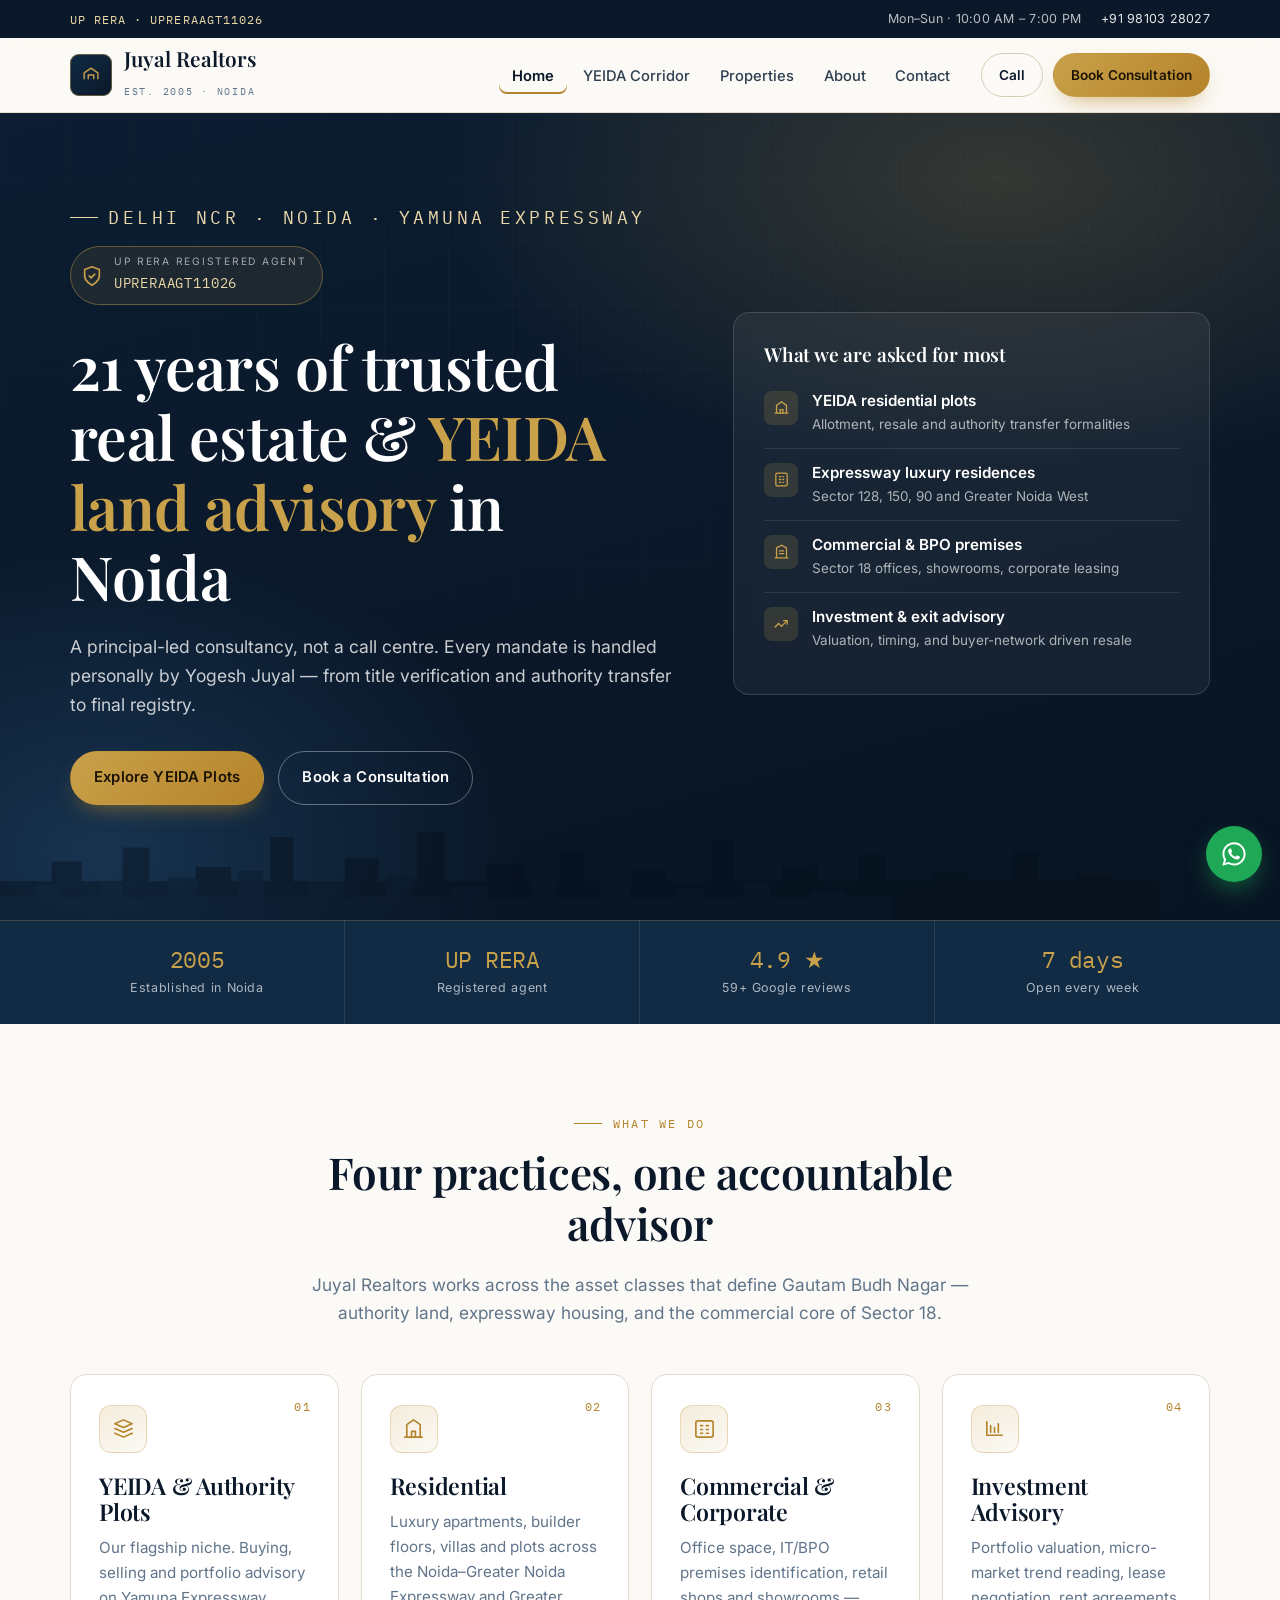
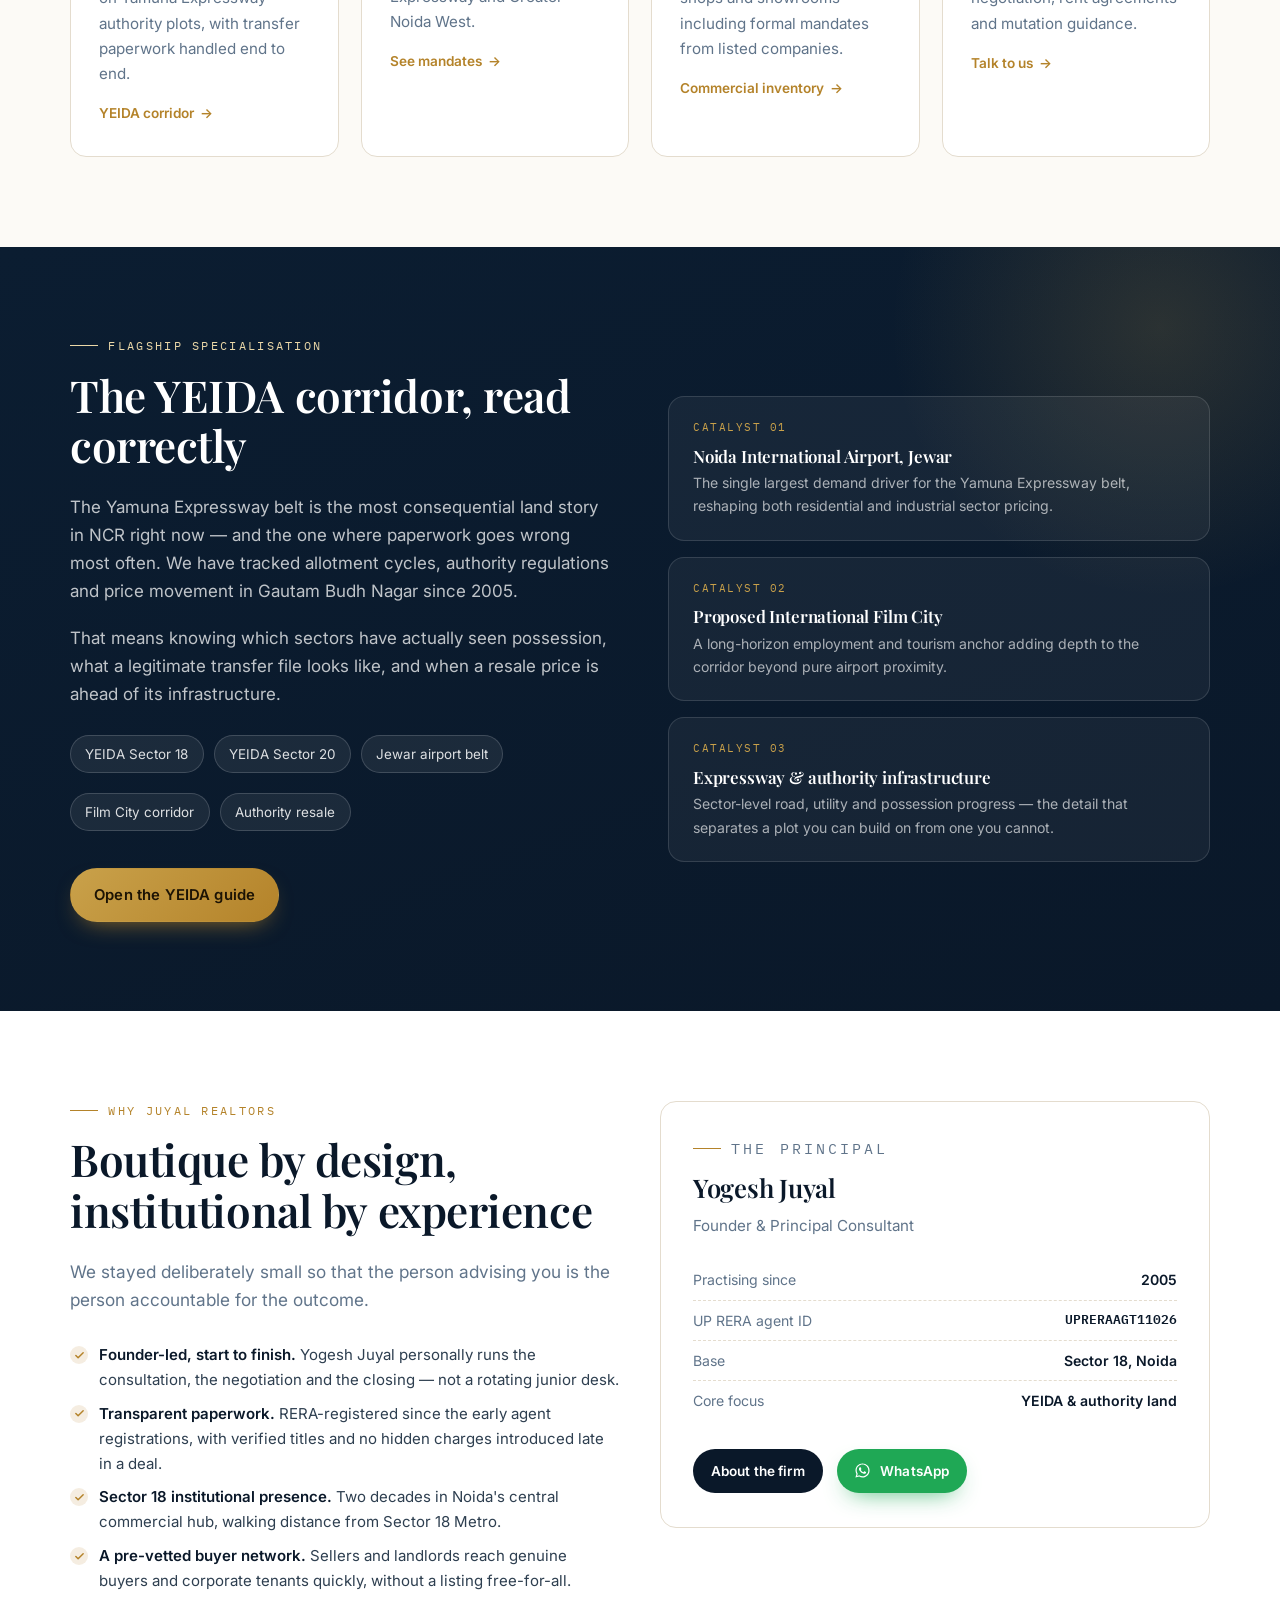
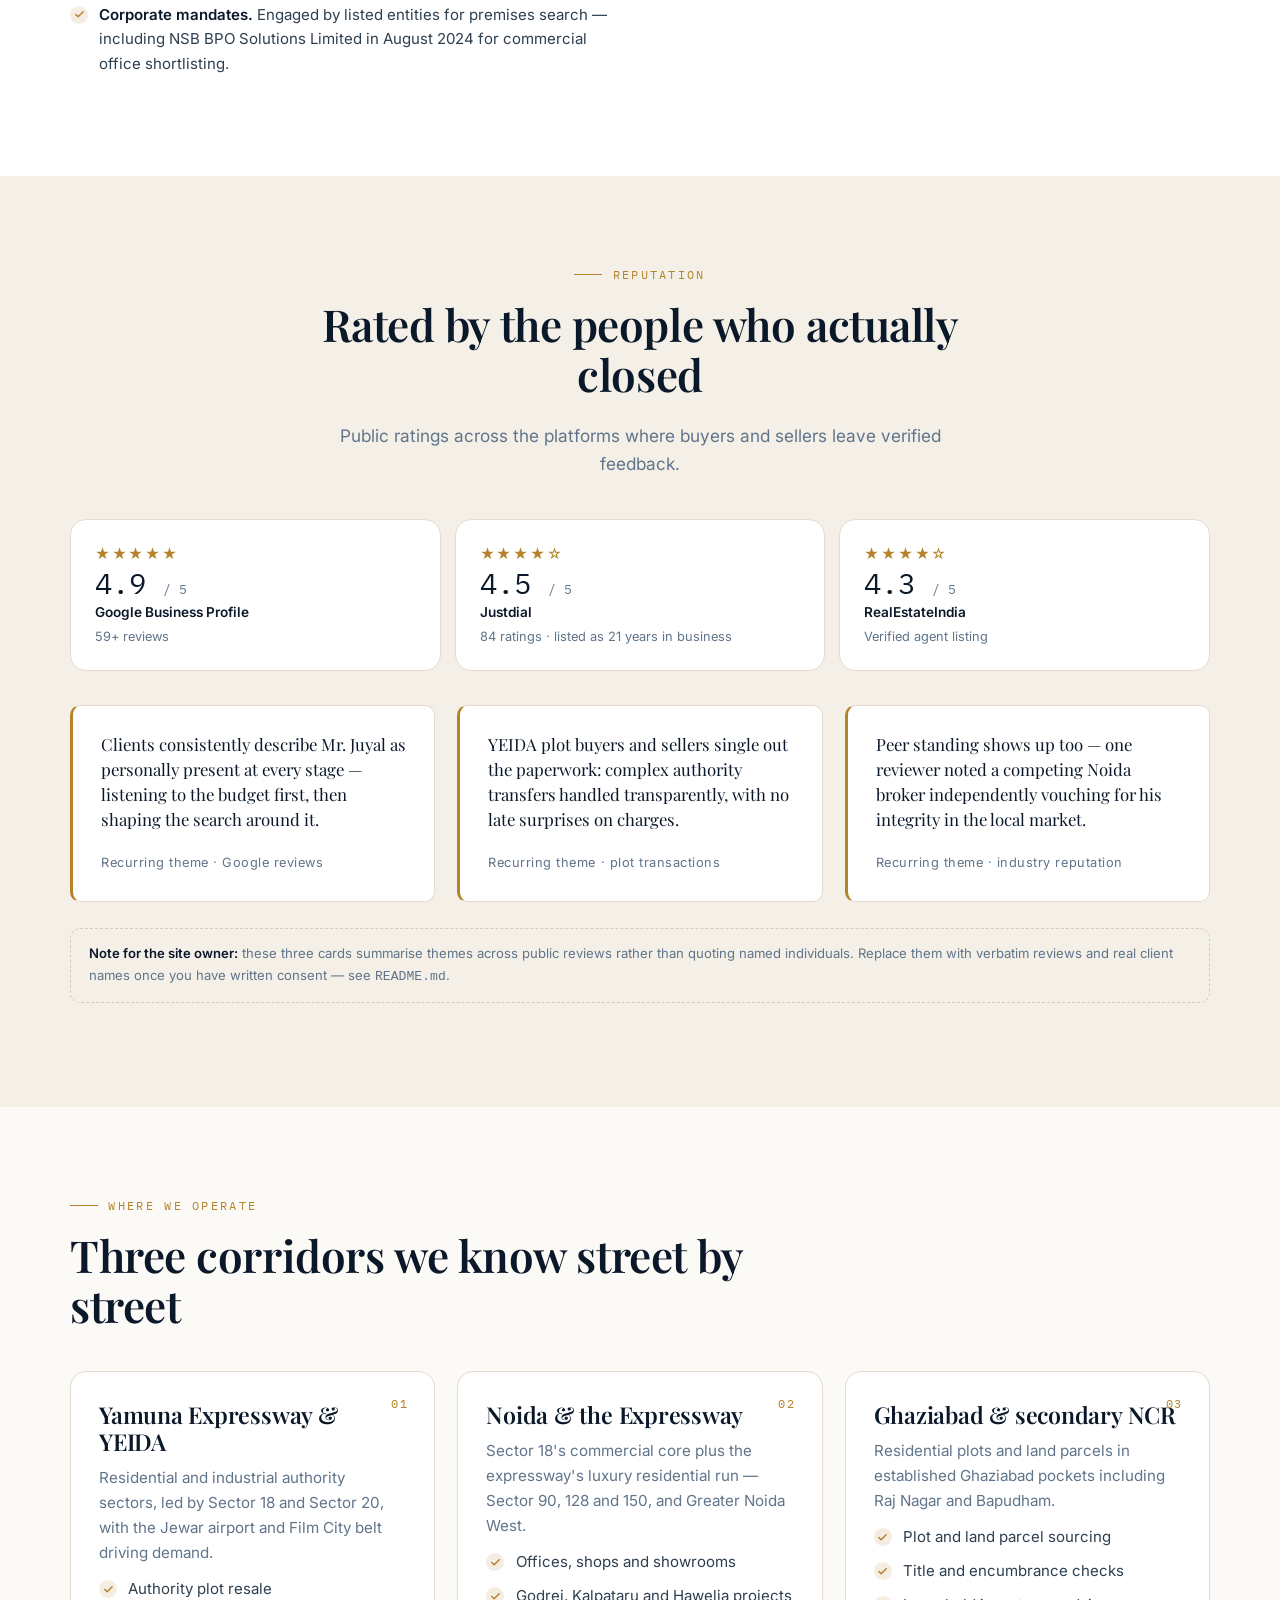
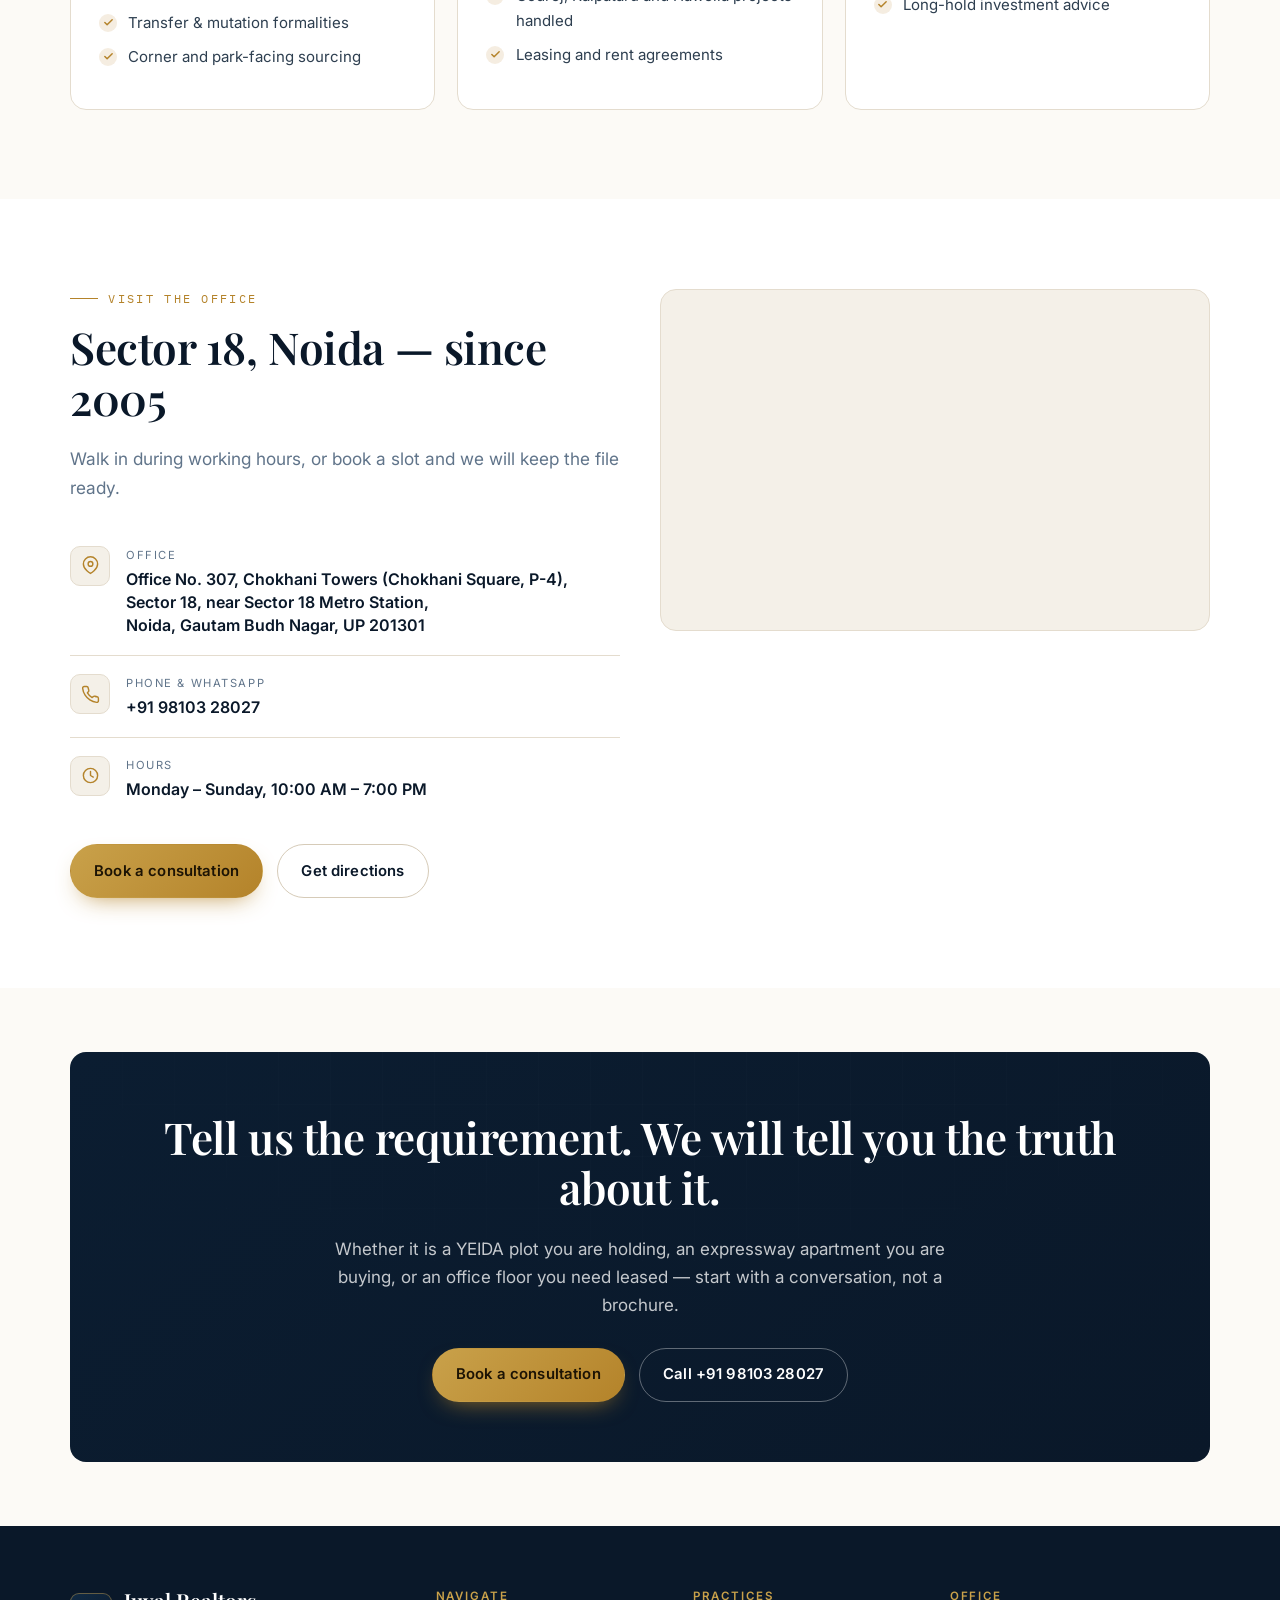
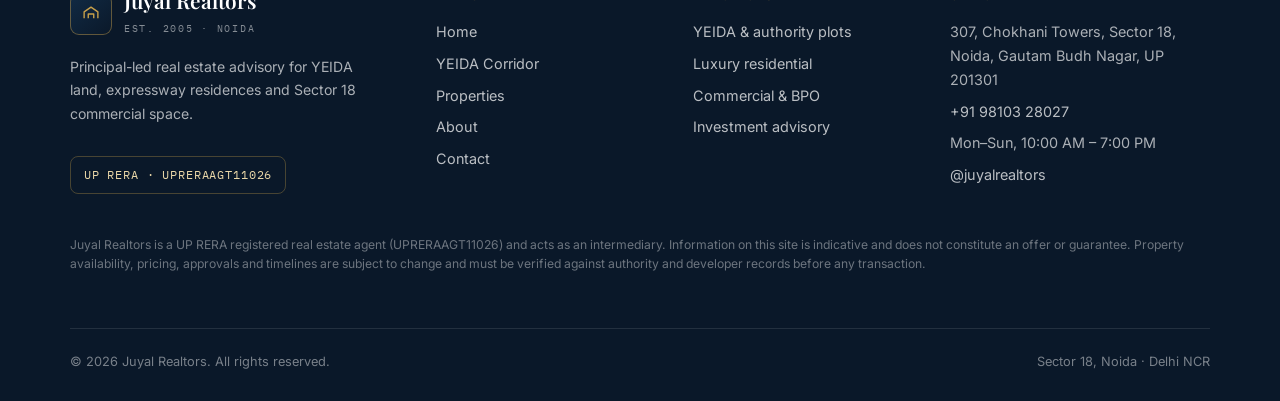
<file: index.html>
<!doctype html>
<html lang="en">
<head>
<meta charset="utf-8">
<meta name="viewport" content="width=device-width, initial-scale=1">
<title>Juyal Realtors | UP RERA Certified Real Estate Consultant, Sector 18 Noida</title>
<meta name="description" content="Juyal Realtors - UP RERA registered real estate consultancy (UPRERAAGT11026) in Sector 18, Noida. Since 2005, led by Yogesh Juyal. YEIDA and Yamuna Expressway plots, luxury residential, and commercial office advisory across Delhi NCR.">
<link rel="canonical" href="https://www.juyalrealtors.com/">
<meta property="og:type" content="website">
<meta property="og:title" content="Juyal Realtors | UP RERA Certified Real Estate Consultant, Noida">
<meta property="og:description" content="Two decades of YEIDA plot, luxury residential and commercial advisory from Sector 18, Noida. UP RERA: UPRERAAGT11026.">
<meta name="theme-color" content="#0A1829">
<link rel="icon" href="data:image/svg+xml,%3Csvg xmlns='http://www.w3.org/2000/svg' viewBox='0 0 32 32'%3E%3Crect width='32' height='32' rx='7' fill='%230A1829'/%3E%3Cpath d='M9 21V13l7-5 7 5v8' fill='none' stroke='%23C9A14A' stroke-width='2' stroke-linejoin='round'/%3E%3Cpath d='M13 21v-5h6v5' fill='none' stroke='%23C9A14A' stroke-width='2'/%3E%3C/svg%3E">
<link rel="preconnect" href="https://fonts.googleapis.com">
<link rel="preconnect" href="https://fonts.gstatic.com" crossorigin>
<link href="https://fonts.googleapis.com/css2?family=Inter:wght@400;500;600;700&family=Playfair+Display:wght@500;600;700&family=IBM+Plex+Mono:wght@400;500&display=swap" rel="stylesheet">
<link rel="stylesheet" href="assets/css/site.css">
<script>document.documentElement.classList.add('js')</script>
</head>
<body>
<a class="skip" href="#main">Skip to content</a>

<header class="site-head">
  <div class="topbar">
    <div class="wrap">
      <span class="rera">UP RERA &middot; UPRERAAGT11026</span>
      <div class="topbar-right">
        <span>Mon&ndash;Sun &middot; 10:00 AM &ndash; 7:00 PM</span>
        <a href="tel:+919810328027">+91 98103 28027</a>
      </div>
    </div>
  </div>
  <nav class="nav" aria-label="Primary">
    <div class="wrap">
      <a class="brand" href="index.html">
        <span class="brand-mark" aria-hidden="true">
          <svg viewBox="0 0 32 32" fill="none" stroke="#C9A14A" stroke-width="2" stroke-linejoin="round"><path d="M6 22V13l10-7 10 7v9"/><path d="M12 22v-6h8v6"/></svg>
        </span>
        <span>
          <span class="brand-name">Juyal Realtors</span><br>
          <span class="brand-sub">Est. 2005 &middot; Noida</span>
        </span>
      </a>
      <ul class="nav-links" id="navLinks">
        <li><a href="index.html" aria-current="page">Home</a></li>
        <li><a href="yeida.html">YEIDA Corridor</a></li>
        <li><a href="properties.html">Properties</a></li>
        <li><a href="about.html">About</a></li>
        <li><a href="contact.html">Contact</a></li>
      </ul>
      <div class="nav-cta">
        <a class="btn btn--ghost btn--sm" href="tel:+919810328027">Call</a>
        <a class="btn btn--gold btn--sm" href="contact.html">Book Consultation</a>
        <button class="nav-toggle" id="navToggle" aria-expanded="false" aria-controls="navLinks" aria-label="Toggle navigation"><span></span></button>
      </div>
    </div>
  </nav>
</header>

<main id="main">

  <!-- ================= HERO ================= -->
  <section class="hero">
    <div class="wrap">
      <div class="hero-grid">
        <div>
          <p class="eyebrow">Delhi NCR &middot; Noida &middot; Yamuna Expressway</p>
          <div class="rera-badge">
            <svg viewBox="0 0 24 24" fill="none" stroke="currentColor" stroke-width="1.8" stroke-linecap="round" stroke-linejoin="round" aria-hidden="true"><path d="M12 22s8-4 8-10V5l-8-3-8 3v7c0 6 8 10 8 10z"/><polyline points="9 12 11 14 15 10"/></svg>
            <span><span class="l">UP RERA Registered Agent</span><span class="v">UPRERAAGT11026</span></span>
          </div>
          <h1>21 years of trusted real estate &amp; <em>YEIDA land advisory</em> in Noida</h1>
          <p>A principal-led consultancy, not a call centre. Every mandate is handled personally by Yogesh Juyal &mdash; from title verification and authority transfer to final registry.</p>
          <div class="btn-row" style="margin-top:2rem">
            <a class="btn btn--gold" href="yeida.html">Explore YEIDA Plots</a>
            <a class="btn btn--ghost-light" href="contact.html">Book a Consultation</a>
          </div>
        </div>

        <aside class="hero-card reveal">
          <h3>What we are asked for most</h3>
          <div class="hc-row">
            <span class="hc-ic" aria-hidden="true"><svg viewBox="0 0 24 24" fill="none" stroke="currentColor" stroke-width="1.8" stroke-linecap="round"><path d="M3 20h18M5 20V9l7-5 7 5v11"/><path d="M10 20v-5h4v5"/></svg></span>
            <span><span class="hc-t">YEIDA residential plots</span><span class="hc-d">Allotment, resale and authority transfer formalities</span></span>
          </div>
          <div class="hc-row">
            <span class="hc-ic" aria-hidden="true"><svg viewBox="0 0 24 24" fill="none" stroke="currentColor" stroke-width="1.8" stroke-linecap="round"><rect x="4" y="3" width="16" height="18" rx="2"/><path d="M9 8h2M9 12h2M9 16h2M14 8h1M14 12h1M14 16h1"/></svg></span>
            <span><span class="hc-t">Expressway luxury residences</span><span class="hc-d">Sector 128, 150, 90 and Greater Noida West</span></span>
          </div>
          <div class="hc-row">
            <span class="hc-ic" aria-hidden="true"><svg viewBox="0 0 24 24" fill="none" stroke="currentColor" stroke-width="1.8" stroke-linecap="round"><path d="M3 21h18M5 21V7l7-4 7 4v14"/><path d="M9 11h6M9 15h6"/></svg></span>
            <span><span class="hc-t">Commercial &amp; BPO premises</span><span class="hc-d">Sector 18 offices, showrooms, corporate leasing</span></span>
          </div>
          <div class="hc-row">
            <span class="hc-ic" aria-hidden="true"><svg viewBox="0 0 24 24" fill="none" stroke="currentColor" stroke-width="1.8" stroke-linecap="round"><path d="M3 17l5-5 4 4 8-8"/><path d="M15 8h5v5"/></svg></span>
            <span><span class="hc-t">Investment &amp; exit advisory</span><span class="hc-d">Valuation, timing, and buyer-network driven resale</span></span>
          </div>
        </aside>
      </div>
    </div>
    <div class="skyline" aria-hidden="true">
      <svg viewBox="0 0 1440 140" preserveAspectRatio="none">
        <path fill="#060F1B" d="M0 140V96h58V74h34v22h46V58h30v38h52V80h40v16h44V46h26v50h58V70h38v26h44V40h30v56h48V76h42v20h40V60h28v36h54V84h38v12h50V50h26v46h54V78h40v18h46V66h30v30h52V86h40v10h52V62h28v34h44V88h40v8h52V140z"/>
        <path fill="#0A1829" opacity=".9" d="M0 140v-26h40v-14h28v14h44V98h26v16h50v-22h34v22h46v-30h28v30h52V96h38v18h48v-24h30v24h44v-12h40v12h50V92h28v22h48v-18h36v18h50v-10h32v10h44V98h30v16h46v-8h40v8h52v26z"/>
      </svg>
    </div>
  </section>

  <!-- ================= TRUST STRIP ================= -->
  <section class="trust" aria-label="Credentials at a glance">
    <div class="wrap" style="padding-inline:0">
      <div class="trust-grid">
        <div class="trust-item"><div class="trust-k">2005</div><div class="trust-l">Established in Noida</div></div>
        <div class="trust-item"><div class="trust-k">UP RERA</div><div class="trust-l">Registered agent</div></div>
        <div class="trust-item"><div class="trust-k">4.9 &#9733;</div><div class="trust-l">59+ Google reviews</div></div>
        <div class="trust-item"><div class="trust-k">7 days</div><div class="trust-l">Open every week</div></div>
      </div>
    </div>
  </section>

  <!-- ================= VERTICALS ================= -->
  <section class="section">
    <div class="wrap">
      <div class="head head--center" style="margin-bottom:46px">
        <p class="eyebrow">What we do</p>
        <h2>Four practices, one accountable advisor</h2>
        <p class="lede">Juyal Realtors works across the asset classes that define Gautam Budh Nagar &mdash; authority land, expressway housing, and the commercial core of Sector 18.</p>
      </div>
      <div class="grid grid-4">
        <article class="card card--link reveal">
          <span class="card-no">01</span>
          <span class="card-ic" aria-hidden="true"><svg viewBox="0 0 24 24" fill="none" stroke="currentColor" stroke-width="1.7" stroke-linecap="round" stroke-linejoin="round"><path d="M3 7l9-4 9 4-9 4-9-4z"/><path d="M3 12l9 4 9-4"/><path d="M3 17l9 4 9-4"/></svg></span>
          <h3>YEIDA &amp; Authority Plots</h3>
          <p>Our flagship niche. Buying, selling and portfolio advisory on Yamuna Expressway authority plots, with transfer paperwork handled end to end.</p>
          <a class="more" href="yeida.html">YEIDA corridor</a>
        </article>
        <article class="card card--link reveal">
          <span class="card-no">02</span>
          <span class="card-ic" aria-hidden="true"><svg viewBox="0 0 24 24" fill="none" stroke="currentColor" stroke-width="1.7" stroke-linecap="round" stroke-linejoin="round"><path d="M3 21h18"/><path d="M5 21V8l7-5 7 5v13"/><path d="M10 21v-6h4v6"/></svg></span>
          <h3>Residential</h3>
          <p>Luxury apartments, builder floors, villas and plots across the Noida&ndash;Greater Noida Expressway and Greater Noida West.</p>
          <a class="more" href="properties.html">See mandates</a>
        </article>
        <article class="card card--link reveal">
          <span class="card-no">03</span>
          <span class="card-ic" aria-hidden="true"><svg viewBox="0 0 24 24" fill="none" stroke="currentColor" stroke-width="1.7" stroke-linecap="round" stroke-linejoin="round"><rect x="3" y="4" width="18" height="17" rx="2"/><path d="M8 9h2M8 13h2M8 17h2M14 9h2M14 13h2M14 17h2"/></svg></span>
          <h3>Commercial &amp; Corporate</h3>
          <p>Office space, IT/BPO premises identification, retail shops and showrooms &mdash; including formal mandates from listed companies.</p>
          <a class="more" href="properties.html">Commercial inventory</a>
        </article>
        <article class="card card--link reveal">
          <span class="card-no">04</span>
          <span class="card-ic" aria-hidden="true"><svg viewBox="0 0 24 24" fill="none" stroke="currentColor" stroke-width="1.7" stroke-linecap="round" stroke-linejoin="round"><path d="M4 19V5"/><path d="M4 19h16"/><path d="M8 16V9M12 16v-5M16 16v-9"/></svg></span>
          <h3>Investment Advisory</h3>
          <p>Portfolio valuation, micro-market trend reading, lease negotiation, rent agreements and mutation guidance.</p>
          <a class="more" href="contact.html">Talk to us</a>
        </article>
      </div>
    </div>
  </section>

  <!-- ================= YEIDA BAND ================= -->
  <section class="band section">
    <div class="wrap">
      <div class="band-grid">
        <div>
          <p class="eyebrow">Flagship specialisation</p>
          <h2>The YEIDA corridor, read correctly</h2>
          <p>The Yamuna Expressway belt is the most consequential land story in NCR right now &mdash; and the one where paperwork goes wrong most often. We have tracked allotment cycles, authority regulations and price movement in Gautam Budh Nagar since 2005.</p>
          <p>That means knowing which sectors have actually seen possession, what a legitimate transfer file looks like, and when a resale price is ahead of its infrastructure.</p>
          <ul class="pill-list">
            <li>YEIDA Sector 18</li>
            <li>YEIDA Sector 20</li>
            <li>Jewar airport belt</li>
            <li>Film City corridor</li>
            <li>Authority resale</li>
          </ul>
          <div class="btn-row" style="margin-top:2rem">
            <a class="btn btn--gold" href="yeida.html">Open the YEIDA guide</a>
          </div>
        </div>
        <div class="grid" style="gap:16px">
          <div class="catalyst reveal">
            <span class="k">Catalyst 01</span>
            <h3>Noida International Airport, Jewar</h3>
            <p>The single largest demand driver for the Yamuna Expressway belt, reshaping both residential and industrial sector pricing.</p>
          </div>
          <div class="catalyst reveal">
            <span class="k">Catalyst 02</span>
            <h3>Proposed International Film City</h3>
            <p>A long-horizon employment and tourism anchor adding depth to the corridor beyond pure airport proximity.</p>
          </div>
          <div class="catalyst reveal">
            <span class="k">Catalyst 03</span>
            <h3>Expressway &amp; authority infrastructure</h3>
            <p>Sector-level road, utility and possession progress &mdash; the detail that separates a plot you can build on from one you cannot.</p>
          </div>
        </div>
      </div>
    </div>
  </section>

  <!-- ================= WHY US ================= -->
  <section class="section section--white">
    <div class="wrap">
      <div class="contact-grid">
        <div>
          <p class="eyebrow">Why Juyal Realtors</p>
          <h2>Boutique by design, institutional by experience</h2>
          <p class="lede">We stayed deliberately small so that the person advising you is the person accountable for the outcome.</p>
          <ul class="tick-list" style="margin-top:1.8rem">
            <li><span><strong>Founder-led, start to finish.</strong> Yogesh Juyal personally runs the consultation, the negotiation and the closing &mdash; not a rotating junior desk.</span></li>
            <li><span><strong>Transparent paperwork.</strong> RERA-registered since the early agent registrations, with verified titles and no hidden charges introduced late in a deal.</span></li>
            <li><span><strong>Sector 18 institutional presence.</strong> Two decades in Noida's central commercial hub, walking distance from Sector 18 Metro.</span></li>
            <li><span><strong>A pre-vetted buyer network.</strong> Sellers and landlords reach genuine buyers and corporate tenants quickly, without a listing free-for-all.</span></li>
            <li><span><strong>Corporate mandates.</strong> Engaged by listed entities for premises search &mdash; including NSB BPO Solutions Limited in August 2024 for commercial office shortlisting.</span></li>
          </ul>
        </div>
        <div>
          <div class="card" style="padding:34px 32px">
            <p class="eyebrow">The principal</p>
            <h3 style="font-size:1.6rem">Yogesh Juyal</h3>
            <p style="color:var(--muted)">Founder &amp; Principal Consultant</p>
            <dl style="margin:1.4rem 0 0">
              <div class="spec"><dt>Practising since</dt><dd>2005</dd></div>
              <div class="spec"><dt>UP RERA agent ID</dt><dd style="font-family:var(--mono);font-size:.82rem">UPRERAAGT11026</dd></div>
              <div class="spec"><dt>Base</dt><dd>Sector 18, Noida</dd></div>
              <div class="spec"><dt>Core focus</dt><dd>YEIDA &amp; authority land</dd></div>
            </dl>
            <div class="btn-row" style="margin-top:1.8rem">
              <a class="btn btn--ink btn--sm" href="about.html">About the firm</a>
              <a class="btn btn--wa btn--sm" href="https://wa.me/919810328027?text=Hello%20Juyal%20Realtors%2C%20I%27d%20like%20to%20speak%20with%20Mr.%20Juyal%20about%20a%20property%20requirement." target="_blank" rel="noopener">
                <svg viewBox="0 0 24 24" fill="currentColor" aria-hidden="true"><path d="M12.04 2C6.58 2 2.13 6.45 2.13 11.91c0 1.75.46 3.45 1.32 4.95L2 22l5.25-1.38a9.9 9.9 0 004.79 1.22h.01c5.46 0 9.91-4.45 9.91-9.91 0-2.65-1.03-5.14-2.9-7.01A9.82 9.82 0 0012.04 2zm0 18.15a8.2 8.2 0 01-4.19-1.15l-.3-.18-3.12.82.83-3.04-.2-.31a8.22 8.22 0 01-1.26-4.38c0-4.54 3.7-8.23 8.24-8.23 2.2 0 4.27.86 5.82 2.42a8.17 8.17 0 012.41 5.82c0 4.54-3.69 8.23-8.23 8.23zm4.52-6.16c-.25-.12-1.47-.72-1.69-.81-.23-.08-.39-.12-.56.13-.17.24-.64.8-.79.97-.14.16-.29.19-.54.06-.25-.12-1.05-.39-1.99-1.23-.74-.66-1.23-1.47-1.38-1.72-.14-.25-.01-.38.11-.5.11-.11.25-.29.37-.43.13-.15.17-.25.25-.41.08-.17.04-.31-.02-.43-.06-.12-.56-1.34-.76-1.84-.2-.48-.41-.42-.56-.43h-.48c-.17 0-.43.06-.66.31-.23.25-.86.85-.86 2.07 0 1.22.89 2.4 1.01 2.56.12.17 1.75 2.67 4.23 3.74.59.26 1.05.41 1.41.52.59.19 1.13.16 1.56.1.47-.07 1.47-.6 1.67-1.18.21-.58.21-1.07.15-1.18-.06-.11-.23-.17-.48-.29z"/></svg>
                WhatsApp
              </a>
            </div>
          </div>
        </div>
      </div>
    </div>
  </section>

  <!-- ================= REPUTATION ================= -->
  <section class="section section--paper2">
    <div class="wrap">
      <div class="head head--center" style="margin-bottom:40px">
        <p class="eyebrow">Reputation</p>
        <h2>Rated by the people who actually closed</h2>
        <p class="lede">Public ratings across the platforms where buyers and sellers leave verified feedback.</p>
      </div>
      <div class="score-row">
        <div class="score">
          <div class="stars" aria-hidden="true">&#9733;&#9733;&#9733;&#9733;&#9733;</div>
          <div class="s">4.9 <small>/ 5</small></div>
          <div class="src">Google Business Profile</div>
          <div class="n">59+ reviews</div>
        </div>
        <div class="score">
          <div class="stars" aria-hidden="true">&#9733;&#9733;&#9733;&#9733;&#9734;</div>
          <div class="s">4.5 <small>/ 5</small></div>
          <div class="src">Justdial</div>
          <div class="n">84 ratings &middot; listed as 21 years in business</div>
        </div>
        <div class="score">
          <div class="stars" aria-hidden="true">&#9733;&#9733;&#9733;&#9733;&#9734;</div>
          <div class="s">4.3 <small>/ 5</small></div>
          <div class="src">RealEstateIndia</div>
          <div class="n">Verified agent listing</div>
        </div>
      </div>
      <div class="grid grid-3">
        <div class="quote reveal">
          <p>Clients consistently describe Mr. Juyal as personally present at every stage &mdash; listening to the budget first, then shaping the search around it.</p>
          <span class="who">Recurring theme &middot; Google reviews</span>
        </div>
        <div class="quote reveal">
          <p>YEIDA plot buyers and sellers single out the paperwork: complex authority transfers handled transparently, with no late surprises on charges.</p>
          <span class="who">Recurring theme &middot; plot transactions</span>
        </div>
        <div class="quote reveal">
          <p>Peer standing shows up too &mdash; one reviewer noted a competing Noida broker independently vouching for his integrity in the local market.</p>
          <span class="who">Recurring theme &middot; industry reputation</span>
        </div>
      </div>
      <p class="note"><strong>Note for the site owner:</strong> these three cards summarise themes across public reviews rather than quoting named individuals. Replace them with verbatim reviews and real client names once you have written consent &mdash; see <code>README.md</code>.</p>
    </div>
  </section>

  <!-- ================= MICRO-MARKETS ================= -->
  <section class="section">
    <div class="wrap">
      <div class="head" style="margin-bottom:40px">
        <p class="eyebrow">Where we operate</p>
        <h2>Three corridors we know street by street</h2>
      </div>
      <div class="grid grid-3">
        <article class="card reveal">
          <span class="card-no">01</span>
          <h3>Yamuna Expressway &amp; YEIDA</h3>
          <p>Residential and industrial authority sectors, led by Sector 18 and Sector 20, with the Jewar airport and Film City belt driving demand.</p>
          <ul class="tick-list">
            <li>Authority plot resale</li>
            <li>Transfer &amp; mutation formalities</li>
            <li>Corner and park-facing sourcing</li>
          </ul>
        </article>
        <article class="card reveal">
          <span class="card-no">02</span>
          <h3>Noida &amp; the Expressway</h3>
          <p>Sector 18's commercial core plus the expressway's luxury residential run &mdash; Sector 90, 128 and 150, and Greater Noida West.</p>
          <ul class="tick-list">
            <li>Offices, shops and showrooms</li>
            <li>Godrej, Kalpataru and Hawelia projects handled</li>
            <li>Leasing and rent agreements</li>
          </ul>
        </article>
        <article class="card reveal">
          <span class="card-no">03</span>
          <h3>Ghaziabad &amp; secondary NCR</h3>
          <p>Residential plots and land parcels in established Ghaziabad pockets including Raj Nagar and Bapudham.</p>
          <ul class="tick-list">
            <li>Plot and land parcel sourcing</li>
            <li>Title and encumbrance checks</li>
            <li>Long-hold investment advice</li>
          </ul>
        </article>
      </div>
    </div>
  </section>

  <!-- ================= CONTACT / CTA ================= -->
  <section class="section section--white">
    <div class="wrap">
      <div class="contact-grid">
        <div>
          <p class="eyebrow">Visit the office</p>
          <h2>Sector 18, Noida &mdash; since 2005</h2>
          <p class="lede">Walk in during working hours, or book a slot and we will keep the file ready.</p>
          <div style="margin-top:1.6rem">
            <div class="info-row">
              <span class="info-ic" aria-hidden="true"><svg viewBox="0 0 24 24" fill="none" stroke="currentColor" stroke-width="1.8" stroke-linecap="round" stroke-linejoin="round"><path d="M21 10c0 7-9 12-9 12s-9-5-9-12a9 9 0 0118 0z"/><circle cx="12" cy="10" r="3"/></svg></span>
              <span>
                <span class="info-l">Office</span>
                <span class="info-v">Office No. 307, Chokhani Towers (Chokhani Square, P-4),<br>Sector 18, near Sector 18 Metro Station,<br>Noida, Gautam Budh Nagar, UP 201301</span>
              </span>
            </div>
            <div class="info-row">
              <span class="info-ic" aria-hidden="true"><svg viewBox="0 0 24 24" fill="none" stroke="currentColor" stroke-width="1.8" stroke-linecap="round" stroke-linejoin="round"><path d="M22 16.9v3a2 2 0 01-2.2 2 19.8 19.8 0 01-8.6-3.1 19.5 19.5 0 01-6-6A19.8 19.8 0 012.1 4.2 2 2 0 014.1 2h3a2 2 0 012 1.7c.1 1 .4 1.9.7 2.8a2 2 0 01-.5 2.1L8.1 9.9a16 16 0 006 6l1.3-1.2a2 2 0 012.1-.5c.9.3 1.8.6 2.8.7a2 2 0 011.7 2z"/></svg></span>
              <span>
                <span class="info-l">Phone &amp; WhatsApp</span>
                <a class="info-v" href="tel:+919810328027">+91 98103 28027</a>
              </span>
            </div>
            <div class="info-row">
              <span class="info-ic" aria-hidden="true"><svg viewBox="0 0 24 24" fill="none" stroke="currentColor" stroke-width="1.8" stroke-linecap="round" stroke-linejoin="round"><circle cx="12" cy="12" r="9"/><polyline points="12 7 12 12 15.5 14"/></svg></span>
              <span>
                <span class="info-l">Hours</span>
                <span class="info-v">Monday &ndash; Sunday, 10:00 AM &ndash; 7:00 PM</span>
              </span>
            </div>
          </div>
          <div class="btn-row" style="margin-top:1.6rem">
            <a class="btn btn--gold" href="contact.html">Book a consultation</a>
            <a class="btn btn--ghost" href="https://www.google.com/maps/search/?api=1&amp;query=Chokhani+Towers+Sector+18+Noida" target="_blank" rel="noopener">Get directions</a>
          </div>
        </div>
        <div class="map" data-map="Chokhani Towers Sector 18 Noida">
          <div class="map-fallback">
            <div>
              <span class="map-pin" aria-hidden="true"><svg viewBox="0 0 24 24" fill="none" stroke="currentColor" stroke-width="1.8" stroke-linecap="round" stroke-linejoin="round"><path d="M21 10c0 7-9 12-9 12s-9-5-9-12a9 9 0 0118 0z"/><circle cx="12" cy="10" r="3"/></svg></span>
              <strong>Chokhani Towers, Sector 18</strong>
              <p>Office No. 307, near Sector 18 Metro Station, Noida, Gautam Budh Nagar, UP 201301</p>
              <a class="btn btn--ink btn--sm" href="https://www.google.com/maps/search/?api=1&amp;query=Chokhani+Towers+Sector+18+Noida" target="_blank" rel="noopener">Open in Google Maps</a>
            </div>
          </div>
        </div>
      </div>
    </div>
  </section>

  <section class="section--tight">
    <div class="wrap">
      <div class="cta reveal">
        <h2>Tell us the requirement. We will tell you the truth about it.</h2>
        <p>Whether it is a YEIDA plot you are holding, an expressway apartment you are buying, or an office floor you need leased &mdash; start with a conversation, not a brochure.</p>
        <div class="btn-row" style="margin-top:1.8rem">
          <a class="btn btn--gold" href="contact.html">Book a consultation</a>
          <a class="btn btn--ghost-light" href="tel:+919810328027">Call +91 98103 28027</a>
        </div>
      </div>
    </div>
  </section>

</main>

<footer class="footer">
  <div class="wrap">
    <div class="footer-grid">
      <div>
        <div class="brand" style="margin:0 0 1rem">
          <span class="brand-mark" aria-hidden="true">
            <svg viewBox="0 0 32 32" fill="none" stroke="#C9A14A" stroke-width="2" stroke-linejoin="round"><path d="M6 22V13l10-7 10 7v9"/><path d="M12 22v-6h8v6"/></svg>
          </span>
          <span><span class="brand-name">Juyal Realtors</span><br><span class="brand-sub">Est. 2005 &middot; Noida</span></span>
        </div>
        <p style="font-size:.88rem; max-width:34ch">Principal-led real estate advisory for YEIDA land, expressway residences and Sector 18 commercial space.</p>
        <span class="foot-rera">UP RERA &middot; UPRERAAGT11026</span>
      </div>
      <div>
        <h4>Navigate</h4>
        <ul>
          <li><a href="index.html">Home</a></li>
          <li><a href="yeida.html">YEIDA Corridor</a></li>
          <li><a href="properties.html">Properties</a></li>
          <li><a href="about.html">About</a></li>
          <li><a href="contact.html">Contact</a></li>
        </ul>
      </div>
      <div>
        <h4>Practices</h4>
        <ul>
          <li><a href="yeida.html">YEIDA &amp; authority plots</a></li>
          <li><a href="properties.html?f=residential">Luxury residential</a></li>
          <li><a href="properties.html?f=commercial">Commercial &amp; BPO</a></li>
          <li><a href="contact.html">Investment advisory</a></li>
        </ul>
      </div>
      <div>
        <h4>Office</h4>
        <ul>
          <li>307, Chokhani Towers, Sector 18,<br>Noida, Gautam Budh Nagar, UP 201301</li>
          <li><a href="tel:+919810328027">+91 98103 28027</a></li>
          <li>Mon&ndash;Sun, 10:00 AM &ndash; 7:00 PM</li>
          <li><a href="https://x.com/juyalrealtors" target="_blank" rel="noopener">@juyalrealtors</a></li>
        </ul>
      </div>
    </div>
    <p class="disclaimer" style="margin-top:40px">Juyal Realtors is a UP RERA registered real estate agent (UPRERAAGT11026) and acts as an intermediary. Information on this site is indicative and does not constitute an offer or guarantee. Property availability, pricing, approvals and timelines are subject to change and must be verified against authority and developer records before any transaction.</p>
    <div class="footer-bottom">
      <span>&copy; <span data-year>2026</span> Juyal Realtors. All rights reserved.</span>
      <span>Sector 18, Noida &middot; Delhi NCR</span>
    </div>
  </div>
</footer>

<a class="fab" href="https://wa.me/919810328027?text=Hello%20Juyal%20Realtors%2C%20I%27d%20like%20to%20discuss%20a%20property%20requirement." target="_blank" rel="noopener" aria-label="Chat with Juyal Realtors on WhatsApp">
  <svg viewBox="0 0 24 24" fill="currentColor" aria-hidden="true"><path d="M12.04 2C6.58 2 2.13 6.45 2.13 11.91c0 1.75.46 3.45 1.32 4.95L2 22l5.25-1.38a9.9 9.9 0 004.79 1.22h.01c5.46 0 9.91-4.45 9.91-9.91 0-2.65-1.03-5.14-2.9-7.01A9.82 9.82 0 0012.04 2zm0 18.15a8.2 8.2 0 01-4.19-1.15l-.3-.18-3.12.82.83-3.04-.2-.31a8.22 8.22 0 01-1.26-4.38c0-4.54 3.7-8.23 8.24-8.23 2.2 0 4.27.86 5.82 2.42a8.17 8.17 0 012.41 5.82c0 4.54-3.69 8.23-8.23 8.23zm4.52-6.16c-.25-.12-1.47-.72-1.69-.81-.23-.08-.39-.12-.56.13-.17.24-.64.8-.79.97-.14.16-.29.19-.54.06-.25-.12-1.05-.39-1.99-1.23-.74-.66-1.23-1.47-1.38-1.72-.14-.25-.01-.38.11-.5.11-.11.25-.29.37-.43.13-.15.17-.25.25-.41.08-.17.04-.31-.02-.43-.06-.12-.56-1.34-.76-1.84-.2-.48-.41-.42-.56-.43h-.48c-.17 0-.43.06-.66.31-.23.25-.86.85-.86 2.07 0 1.22.89 2.4 1.01 2.56.12.17 1.75 2.67 4.23 3.74.59.26 1.05.41 1.41.52.59.19 1.13.16 1.56.1.47-.07 1.47-.6 1.67-1.18.21-.58.21-1.07.15-1.18-.06-.11-.23-.17-.48-.29z"/></svg>
</a>

<script type="application/ld+json">
{
  "@context": "https://schema.org",
  "@type": "RealEstateAgent",
  "name": "Juyal Realtors",
  "founder": { "@type": "Person", "name": "Yogesh Juyal", "jobTitle": "Founder & Principal Consultant" },
  "foundingDate": "2005",
  "description": "UP RERA registered real estate consultancy in Sector 18, Noida, specialising in YEIDA and Yamuna Expressway plots, luxury residential property and commercial office space across Delhi NCR.",
  "telephone": "+91-98103-28027",
  "address": {
    "@type": "PostalAddress",
    "streetAddress": "Office No. 307, Chokhani Towers, Sector 18",
    "addressLocality": "Noida",
    "addressRegion": "Uttar Pradesh",
    "postalCode": "201301",
    "addressCountry": "IN"
  },
  "areaServed": ["Noida", "Greater Noida", "Yamuna Expressway", "Ghaziabad", "Delhi NCR"],
  "openingHoursSpecification": {
    "@type": "OpeningHoursSpecification",
    "dayOfWeek": ["Monday","Tuesday","Wednesday","Thursday","Friday","Saturday","Sunday"],
    "opens": "10:00",
    "closes": "19:00"
  },
  "identifier": { "@type": "PropertyValue", "name": "UP RERA Agent Registration", "value": "UPRERAAGT11026" },
  "sameAs": ["https://x.com/juyalrealtors"]
}
</script>

<script src="assets/js/site.js" defer></script>
</body>
</html>
</file>
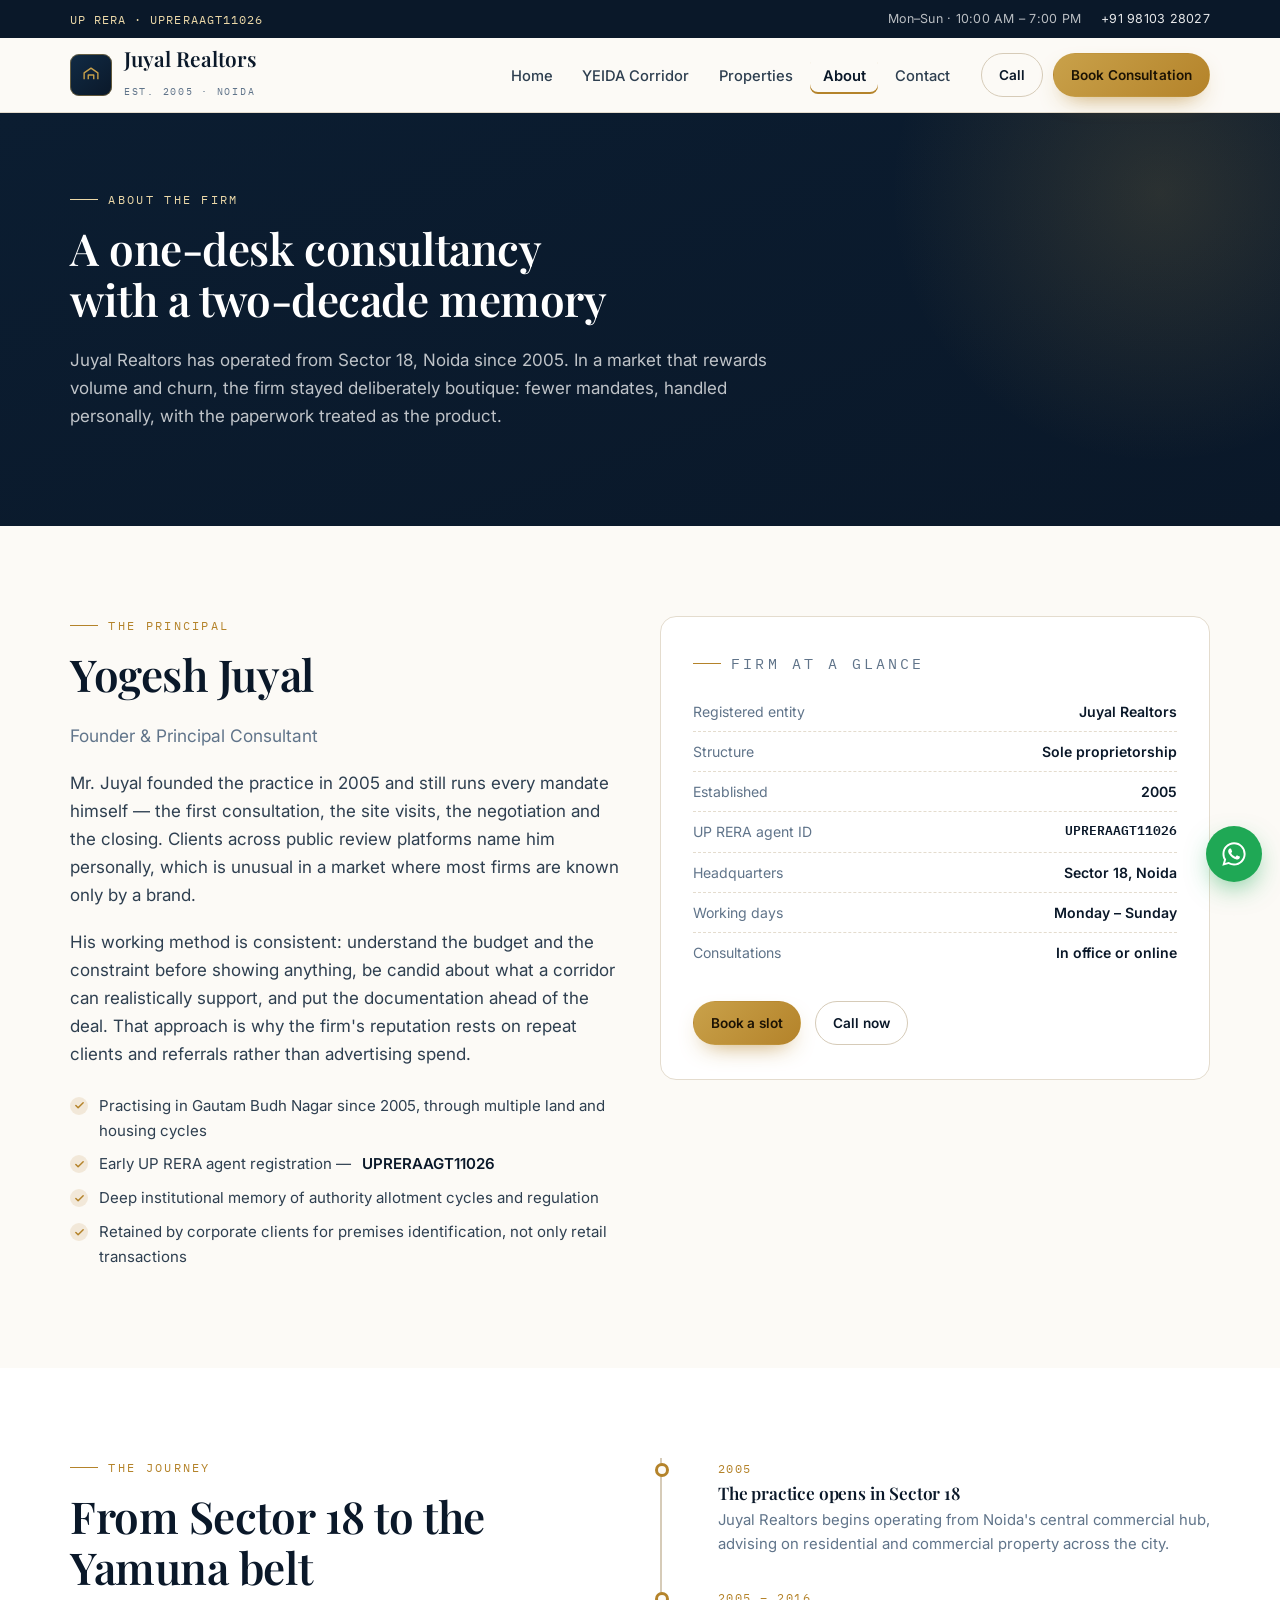
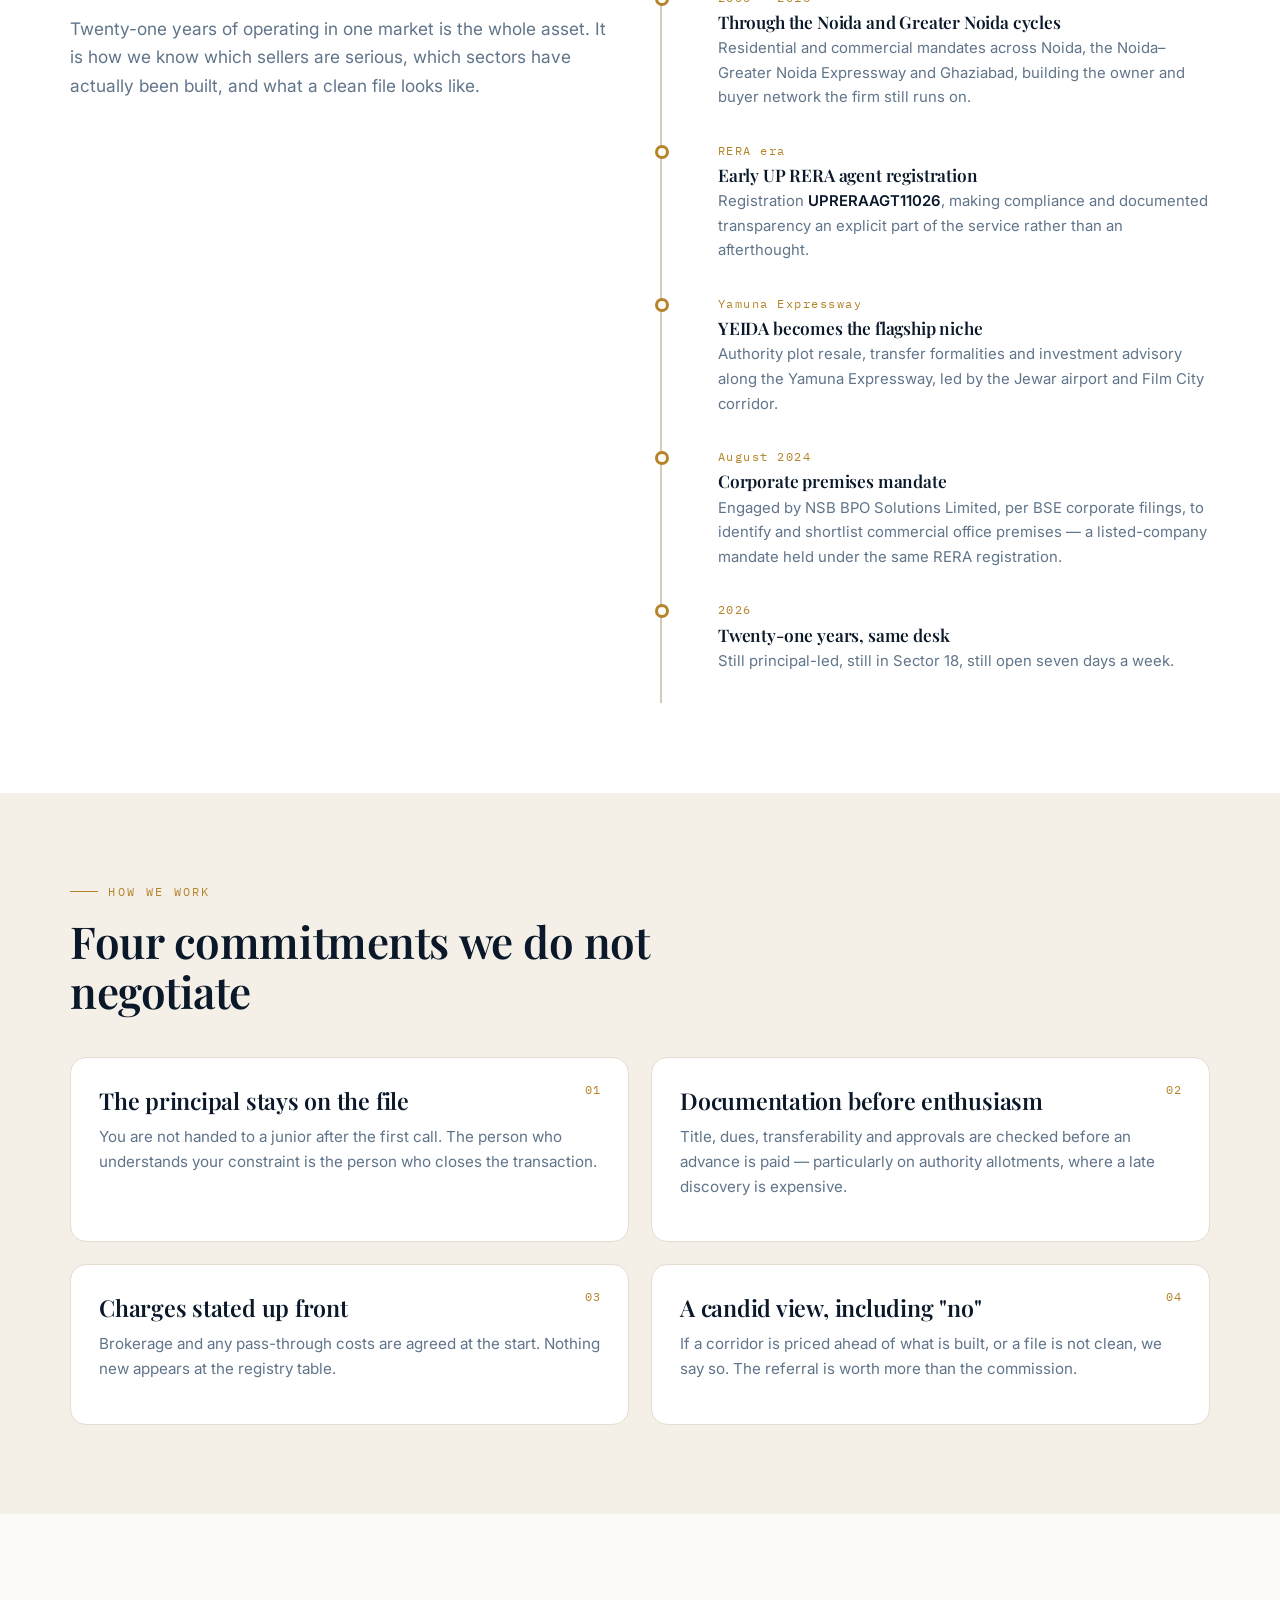
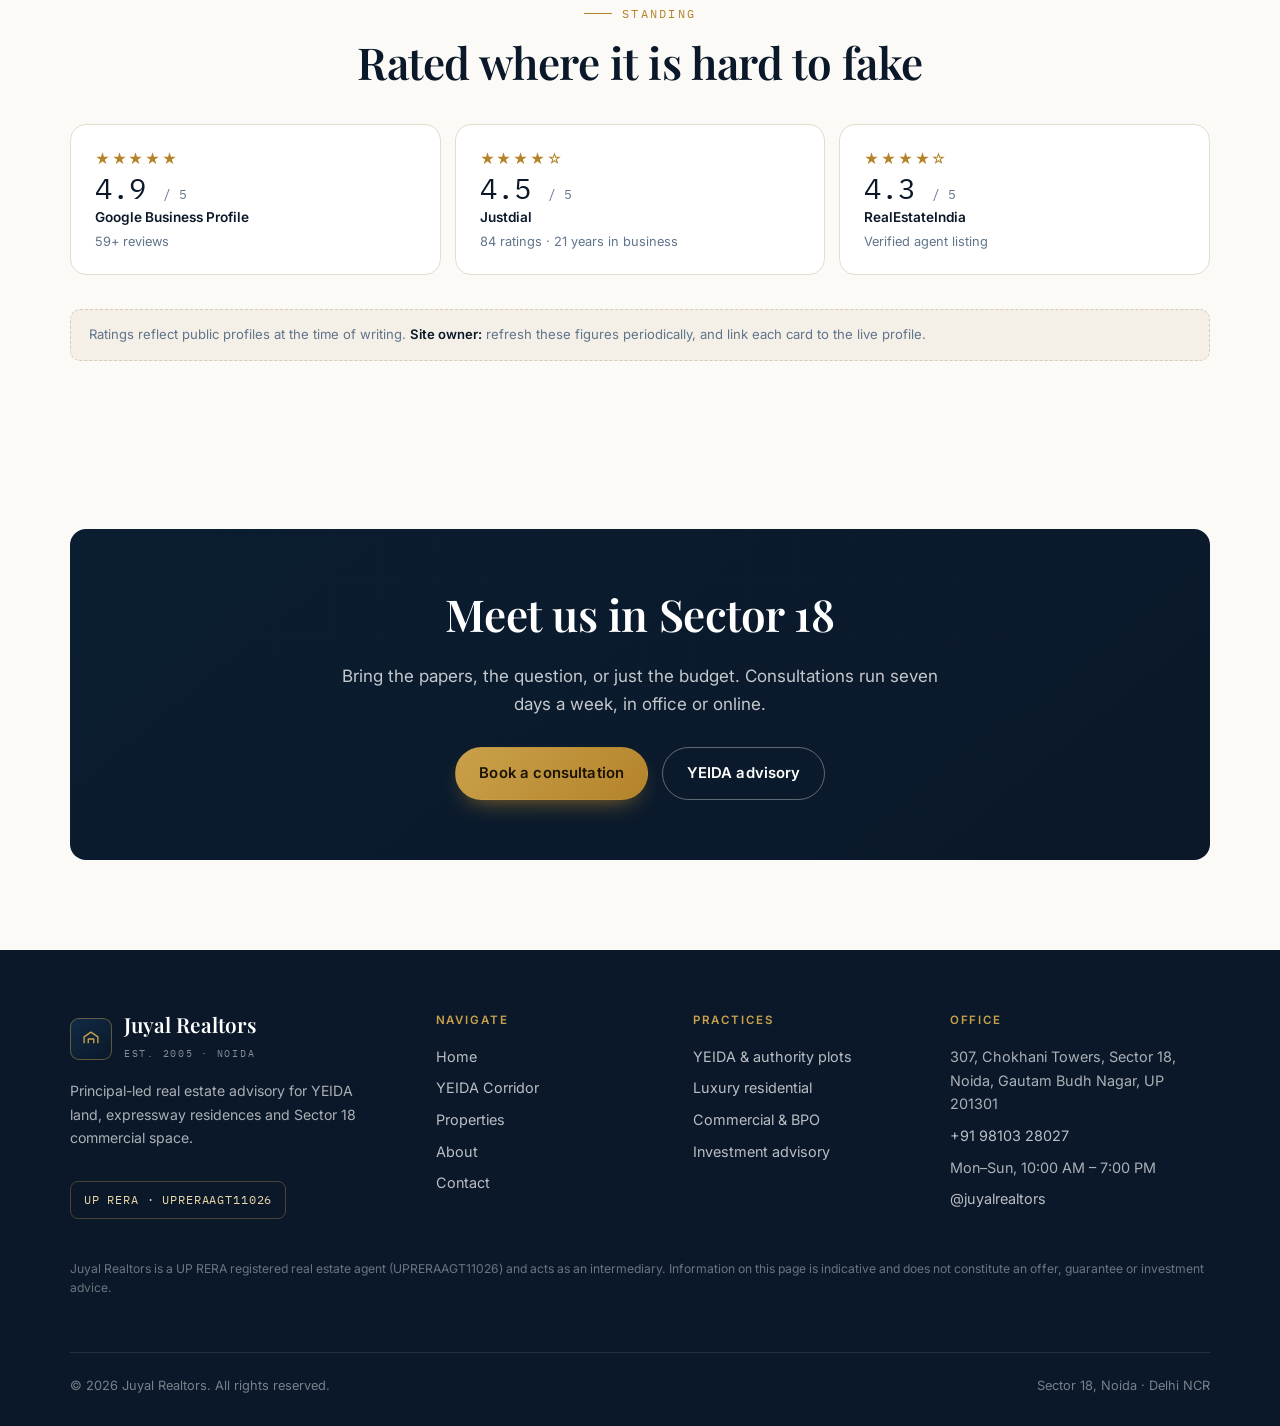
<file: about.html>
<!doctype html>
<html lang="en">
<head>
<meta charset="utf-8">
<meta name="viewport" content="width=device-width, initial-scale=1">
<title>About Juyal Realtors | Yogesh Juyal, Sector 18 Noida, Since 2005</title>
<meta name="description" content="Juyal Realtors is a principal-led, UP RERA registered real estate consultancy (UPRERAAGT11026) founded by Yogesh Juyal in 2005, operating from Sector 18, Noida across Delhi NCR.">
<link rel="canonical" href="https://www.juyalrealtors.com/about.html">
<meta property="og:title" content="About Juyal Realtors | Principal-led advisory since 2005">
<meta property="og:description" content="Founder Yogesh Juyal, UP RERA registration UPRERAAGT11026, and a two-decade record in Gautam Budh Nagar.">
<meta name="theme-color" content="#0A1829">
<link rel="icon" href="data:image/svg+xml,%3Csvg xmlns='http://www.w3.org/2000/svg' viewBox='0 0 32 32'%3E%3Crect width='32' height='32' rx='7' fill='%230A1829'/%3E%3Cpath d='M9 21V13l7-5 7 5v8' fill='none' stroke='%23C9A14A' stroke-width='2' stroke-linejoin='round'/%3E%3Cpath d='M13 21v-5h6v5' fill='none' stroke='%23C9A14A' stroke-width='2'/%3E%3C/svg%3E">
<link rel="preconnect" href="https://fonts.googleapis.com">
<link rel="preconnect" href="https://fonts.gstatic.com" crossorigin>
<link href="https://fonts.googleapis.com/css2?family=Inter:wght@400;500;600;700&family=Playfair+Display:wght@500;600;700&family=IBM+Plex+Mono:wght@400;500&display=swap" rel="stylesheet">
<link rel="stylesheet" href="assets/css/site.css">
<script>document.documentElement.classList.add('js')</script>
</head>
<body>
<a class="skip" href="#main">Skip to content</a>

<header class="site-head">
  <div class="topbar">
    <div class="wrap">
      <span class="rera">UP RERA &middot; UPRERAAGT11026</span>
      <div class="topbar-right">
        <span>Mon&ndash;Sun &middot; 10:00 AM &ndash; 7:00 PM</span>
        <a href="tel:+919810328027">+91 98103 28027</a>
      </div>
    </div>
  </div>
  <nav class="nav" aria-label="Primary">
    <div class="wrap">
      <a class="brand" href="index.html">
        <span class="brand-mark" aria-hidden="true">
          <svg viewBox="0 0 32 32" fill="none" stroke="#C9A14A" stroke-width="2" stroke-linejoin="round"><path d="M6 22V13l10-7 10 7v9"/><path d="M12 22v-6h8v6"/></svg>
        </span>
        <span><span class="brand-name">Juyal Realtors</span><br><span class="brand-sub">Est. 2005 &middot; Noida</span></span>
      </a>
      <ul class="nav-links" id="navLinks">
        <li><a href="index.html">Home</a></li>
        <li><a href="yeida.html">YEIDA Corridor</a></li>
        <li><a href="properties.html">Properties</a></li>
        <li><a href="about.html" aria-current="page">About</a></li>
        <li><a href="contact.html">Contact</a></li>
      </ul>
      <div class="nav-cta">
        <a class="btn btn--ghost btn--sm" href="tel:+919810328027">Call</a>
        <a class="btn btn--gold btn--sm" href="contact.html">Book Consultation</a>
        <button class="nav-toggle" id="navToggle" aria-expanded="false" aria-controls="navLinks" aria-label="Toggle navigation"><span></span></button>
      </div>
    </div>
  </nav>
</header>

<main id="main">

  <section class="band section--tight" style="padding-top:clamp(48px,6vw,84px);padding-bottom:clamp(48px,6vw,84px)">
    <div class="wrap">
      <p class="eyebrow">About the firm</p>
      <h2 style="max-width:20ch">A one-desk consultancy with a two-decade memory</h2>
      <p style="max-width:64ch">Juyal Realtors has operated from Sector 18, Noida since 2005. In a market that rewards volume and churn, the firm stayed deliberately boutique: fewer mandates, handled personally, with the paperwork treated as the product.</p>
    </div>
  </section>

  <section class="section">
    <div class="wrap">
      <div class="contact-grid">
        <div>
          <p class="eyebrow">The principal</p>
          <h2>Yogesh Juyal</h2>
          <p class="lede">Founder &amp; Principal Consultant</p>
          <p>Mr. Juyal founded the practice in 2005 and still runs every mandate himself &mdash; the first consultation, the site visits, the negotiation and the closing. Clients across public review platforms name him personally, which is unusual in a market where most firms are known only by a brand.</p>
          <p>His working method is consistent: understand the budget and the constraint before showing anything, be candid about what a corridor can realistically support, and put the documentation ahead of the deal. That approach is why the firm's reputation rests on repeat clients and referrals rather than advertising spend.</p>
          <ul class="tick-list" style="margin-top:1.6rem">
            <li>Practising in Gautam Budh Nagar since 2005, through multiple land and housing cycles</li>
            <li>Early UP RERA agent registration &mdash; <strong>UPRERAAGT11026</strong></li>
            <li>Deep institutional memory of authority allotment cycles and regulation</li>
            <li>Retained by corporate clients for premises identification, not only retail transactions</li>
          </ul>
        </div>
        <div>
          <div class="card" style="padding:34px 32px">
            <p class="eyebrow">Firm at a glance</p>
            <dl style="margin:1rem 0 0">
              <div class="spec"><dt>Registered entity</dt><dd>Juyal Realtors</dd></div>
              <div class="spec"><dt>Structure</dt><dd>Sole proprietorship</dd></div>
              <div class="spec"><dt>Established</dt><dd>2005</dd></div>
              <div class="spec"><dt>UP RERA agent ID</dt><dd style="font-family:var(--mono);font-size:.8rem">UPRERAAGT11026</dd></div>
              <div class="spec"><dt>Headquarters</dt><dd>Sector 18, Noida</dd></div>
              <div class="spec"><dt>Working days</dt><dd>Monday &ndash; Sunday</dd></div>
              <div class="spec"><dt>Consultations</dt><dd>In office or online</dd></div>
            </dl>
            <div class="btn-row" style="margin-top:1.8rem">
              <a class="btn btn--gold btn--sm" href="contact.html">Book a slot</a>
              <a class="btn btn--ghost btn--sm" href="tel:+919810328027">Call now</a>
            </div>
          </div>
        </div>
      </div>
    </div>
  </section>

  <section class="section section--white">
    <div class="wrap">
      <div class="contact-grid">
        <div>
          <p class="eyebrow">The journey</p>
          <h2>From Sector 18 to the Yamuna belt</h2>
          <p class="lede">Twenty-one years of operating in one market is the whole asset. It is how we know which sellers are serious, which sectors have actually been built, and what a clean file looks like.</p>
        </div>
        <ol class="timeline">
          <li>
            <span class="yr">2005</span>
            <h3>The practice opens in Sector 18</h3>
            <p>Juyal Realtors begins operating from Noida's central commercial hub, advising on residential and commercial property across the city.</p>
          </li>
          <li>
            <span class="yr">2005 &ndash; 2016</span>
            <h3>Through the Noida and Greater Noida cycles</h3>
            <p>Residential and commercial mandates across Noida, the Noida&ndash;Greater Noida Expressway and Ghaziabad, building the owner and buyer network the firm still runs on.</p>
          </li>
          <li>
            <span class="yr">RERA era</span>
            <h3>Early UP RERA agent registration</h3>
            <p>Registration <strong>UPRERAAGT11026</strong>, making compliance and documented transparency an explicit part of the service rather than an afterthought.</p>
          </li>
          <li>
            <span class="yr">Yamuna Expressway</span>
            <h3>YEIDA becomes the flagship niche</h3>
            <p>Authority plot resale, transfer formalities and investment advisory along the Yamuna Expressway, led by the Jewar airport and Film City corridor.</p>
          </li>
          <li>
            <span class="yr">August 2024</span>
            <h3>Corporate premises mandate</h3>
            <p>Engaged by NSB BPO Solutions Limited, per BSE corporate filings, to identify and shortlist commercial office premises &mdash; a listed-company mandate held under the same RERA registration.</p>
          </li>
          <li>
            <span class="yr">2026</span>
            <h3>Twenty-one years, same desk</h3>
            <p>Still principal-led, still in Sector 18, still open seven days a week.</p>
          </li>
        </ol>
      </div>
    </div>
  </section>

  <section class="section section--paper2">
    <div class="wrap">
      <div class="head" style="margin-bottom:40px">
        <p class="eyebrow">How we work</p>
        <h2>Four commitments we do not negotiate</h2>
      </div>
      <div class="grid grid-2">
        <article class="card reveal">
          <span class="card-no">01</span>
          <h3>The principal stays on the file</h3>
          <p>You are not handed to a junior after the first call. The person who understands your constraint is the person who closes the transaction.</p>
        </article>
        <article class="card reveal">
          <span class="card-no">02</span>
          <h3>Documentation before enthusiasm</h3>
          <p>Title, dues, transferability and approvals are checked before an advance is paid &mdash; particularly on authority allotments, where a late discovery is expensive.</p>
        </article>
        <article class="card reveal">
          <span class="card-no">03</span>
          <h3>Charges stated up front</h3>
          <p>Brokerage and any pass-through costs are agreed at the start. Nothing new appears at the registry table.</p>
        </article>
        <article class="card reveal">
          <span class="card-no">04</span>
          <h3>A candid view, including "no"</h3>
          <p>If a corridor is priced ahead of what is built, or a file is not clean, we say so. The referral is worth more than the commission.</p>
        </article>
      </div>
    </div>
  </section>

  <section class="section">
    <div class="wrap">
      <div class="head head--center" style="margin-bottom:36px">
        <p class="eyebrow">Standing</p>
        <h2>Rated where it is hard to fake</h2>
      </div>
      <div class="score-row">
        <div class="score">
          <div class="stars" aria-hidden="true">&#9733;&#9733;&#9733;&#9733;&#9733;</div>
          <div class="s">4.9 <small>/ 5</small></div>
          <div class="src">Google Business Profile</div>
          <div class="n">59+ reviews</div>
        </div>
        <div class="score">
          <div class="stars" aria-hidden="true">&#9733;&#9733;&#9733;&#9733;&#9734;</div>
          <div class="s">4.5 <small>/ 5</small></div>
          <div class="src">Justdial</div>
          <div class="n">84 ratings &middot; 21 years in business</div>
        </div>
        <div class="score">
          <div class="stars" aria-hidden="true">&#9733;&#9733;&#9733;&#9733;&#9734;</div>
          <div class="s">4.3 <small>/ 5</small></div>
          <div class="src">RealEstateIndia</div>
          <div class="n">Verified agent listing</div>
        </div>
      </div>
      <p class="note">Ratings reflect public profiles at the time of writing. <strong>Site owner:</strong> refresh these figures periodically, and link each card to the live profile.</p>
    </div>
  </section>

  <section class="section--tight" style="padding-bottom:clamp(56px,7vw,96px)">
    <div class="wrap">
      <div class="cta reveal">
        <h2>Meet us in Sector 18</h2>
        <p>Bring the papers, the question, or just the budget. Consultations run seven days a week, in office or online.</p>
        <div class="btn-row" style="margin-top:1.8rem">
          <a class="btn btn--gold" href="contact.html">Book a consultation</a>
          <a class="btn btn--ghost-light" href="yeida.html">YEIDA advisory</a>
        </div>
      </div>
    </div>
  </section>

</main>

<footer class="footer">
  <div class="wrap">
    <div class="footer-grid">
      <div>
        <div class="brand" style="margin:0 0 1rem">
          <span class="brand-mark" aria-hidden="true">
            <svg viewBox="0 0 32 32" fill="none" stroke="#C9A14A" stroke-width="2" stroke-linejoin="round"><path d="M6 22V13l10-7 10 7v9"/><path d="M12 22v-6h8v6"/></svg>
          </span>
          <span><span class="brand-name">Juyal Realtors</span><br><span class="brand-sub">Est. 2005 &middot; Noida</span></span>
        </div>
        <p style="font-size:.88rem; max-width:34ch">Principal-led real estate advisory for YEIDA land, expressway residences and Sector 18 commercial space.</p>
        <span class="foot-rera">UP RERA &middot; UPRERAAGT11026</span>
      </div>
      <div>
        <h4>Navigate</h4>
        <ul>
          <li><a href="index.html">Home</a></li>
          <li><a href="yeida.html">YEIDA Corridor</a></li>
          <li><a href="properties.html">Properties</a></li>
          <li><a href="about.html">About</a></li>
          <li><a href="contact.html">Contact</a></li>
        </ul>
      </div>
      <div>
        <h4>Practices</h4>
        <ul>
          <li><a href="yeida.html">YEIDA &amp; authority plots</a></li>
          <li><a href="properties.html?f=residential">Luxury residential</a></li>
          <li><a href="properties.html?f=commercial">Commercial &amp; BPO</a></li>
          <li><a href="contact.html">Investment advisory</a></li>
        </ul>
      </div>
      <div>
        <h4>Office</h4>
        <ul>
          <li>307, Chokhani Towers, Sector 18,<br>Noida, Gautam Budh Nagar, UP 201301</li>
          <li><a href="tel:+919810328027">+91 98103 28027</a></li>
          <li>Mon&ndash;Sun, 10:00 AM &ndash; 7:00 PM</li>
          <li><a href="https://x.com/juyalrealtors" target="_blank" rel="noopener">@juyalrealtors</a></li>
        </ul>
      </div>
    </div>
    <p class="disclaimer" style="margin-top:40px">Juyal Realtors is a UP RERA registered real estate agent (UPRERAAGT11026) and acts as an intermediary. Information on this page is indicative and does not constitute an offer, guarantee or investment advice.</p>
    <div class="footer-bottom">
      <span>&copy; <span data-year>2026</span> Juyal Realtors. All rights reserved.</span>
      <span>Sector 18, Noida &middot; Delhi NCR</span>
    </div>
  </div>
</footer>

<a class="fab" href="https://wa.me/919810328027?text=Hello%20Juyal%20Realtors%2C%20I%27d%20like%20to%20speak%20with%20Mr.%20Juyal." target="_blank" rel="noopener" aria-label="Chat with Juyal Realtors on WhatsApp">
  <svg viewBox="0 0 24 24" fill="currentColor" aria-hidden="true"><path d="M12.04 2C6.58 2 2.13 6.45 2.13 11.91c0 1.75.46 3.45 1.32 4.95L2 22l5.25-1.38a9.9 9.9 0 004.79 1.22h.01c5.46 0 9.91-4.45 9.91-9.91 0-2.65-1.03-5.14-2.9-7.01A9.82 9.82 0 0012.04 2zm0 18.15a8.2 8.2 0 01-4.19-1.15l-.3-.18-3.12.82.83-3.04-.2-.31a8.22 8.22 0 01-1.26-4.38c0-4.54 3.7-8.23 8.24-8.23 2.2 0 4.27.86 5.82 2.42a8.17 8.17 0 012.41 5.82c0 4.54-3.69 8.23-8.23 8.23zm4.52-6.16c-.25-.12-1.47-.72-1.69-.81-.23-.08-.39-.12-.56.13-.17.24-.64.8-.79.97-.14.16-.29.19-.54.06-.25-.12-1.05-.39-1.99-1.23-.74-.66-1.23-1.47-1.38-1.72-.14-.25-.01-.38.11-.5.11-.11.25-.29.37-.43.13-.15.17-.25.25-.41.08-.17.04-.31-.02-.43-.06-.12-.56-1.34-.76-1.84-.2-.48-.41-.42-.56-.43h-.48c-.17 0-.43.06-.66.31-.23.25-.86.85-.86 2.07 0 1.22.89 2.4 1.01 2.56.12.17 1.75 2.67 4.23 3.74.59.26 1.05.41 1.41.52.59.19 1.13.16 1.56.1.47-.07 1.47-.6 1.67-1.18.21-.58.21-1.07.15-1.18-.06-.11-.23-.17-.48-.29z"/></svg>
</a>

<script src="assets/js/site.js" defer></script>
</body>
</html>
</file>
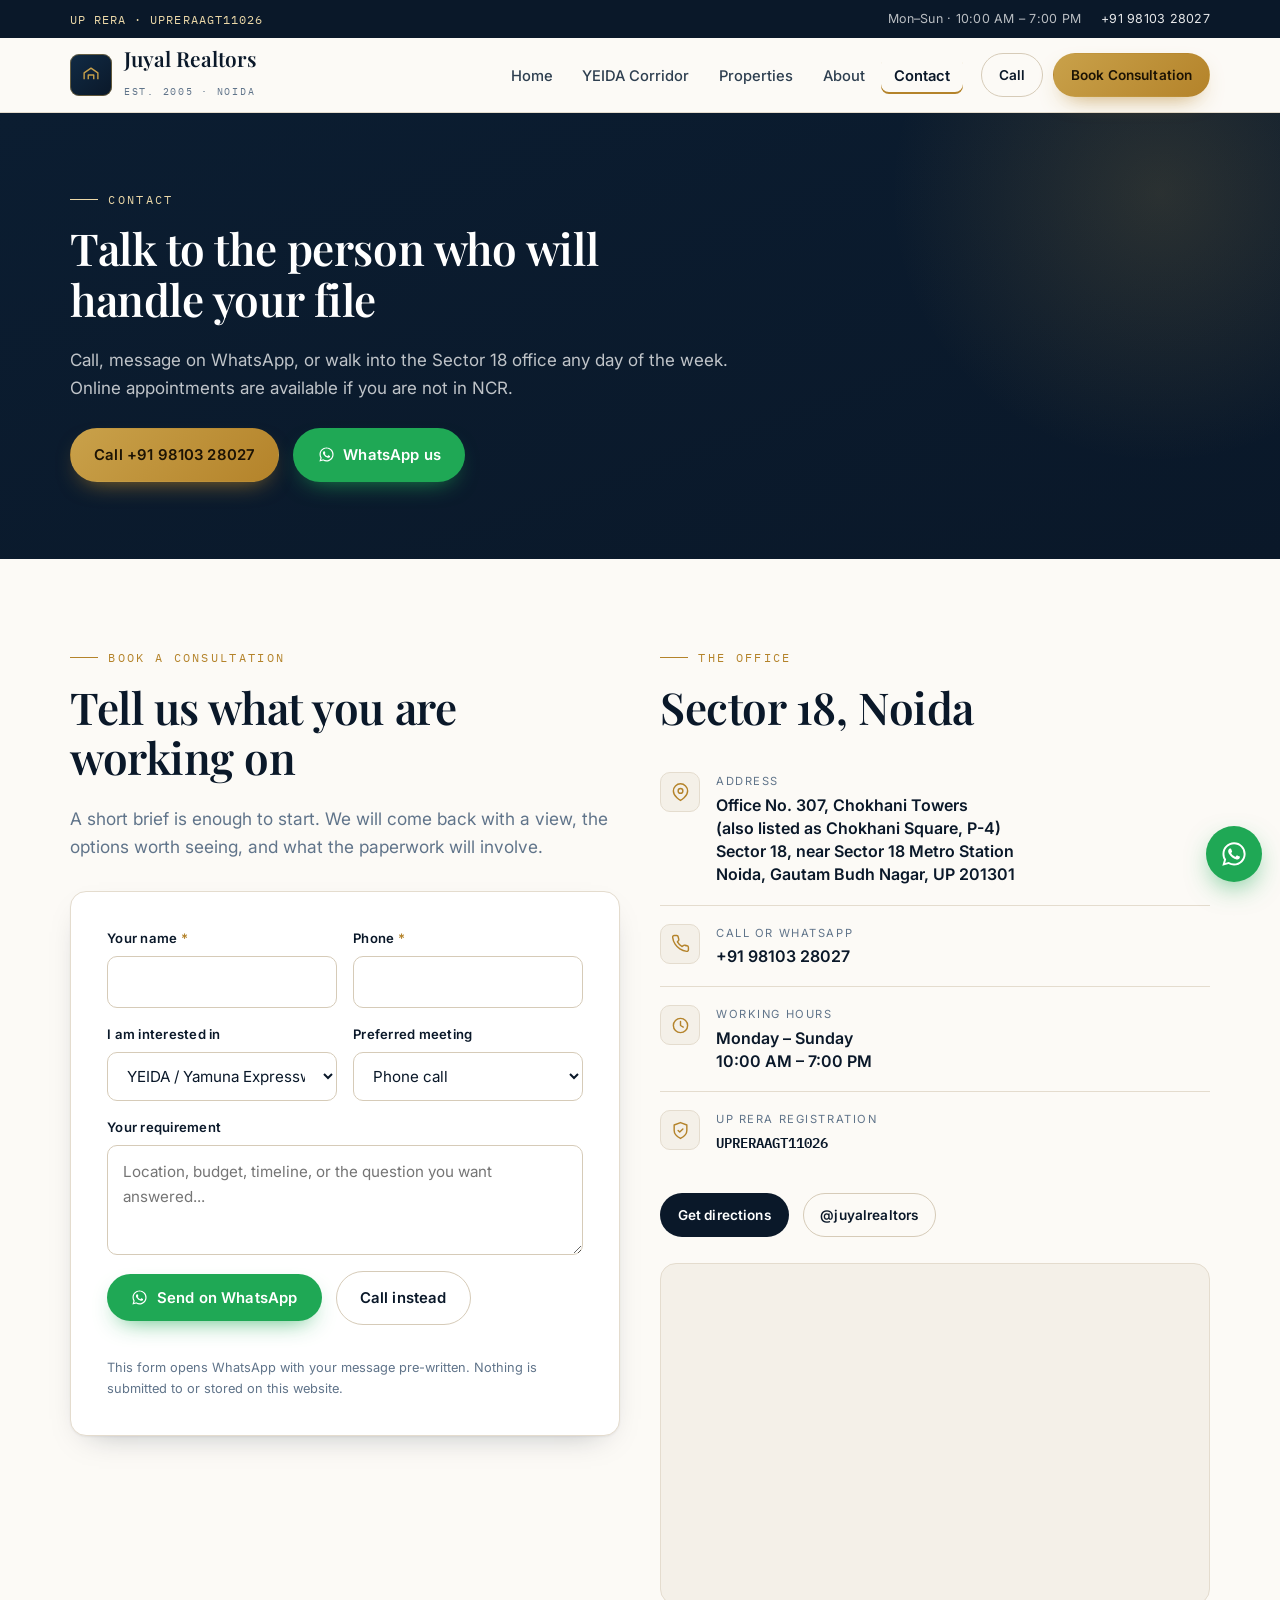
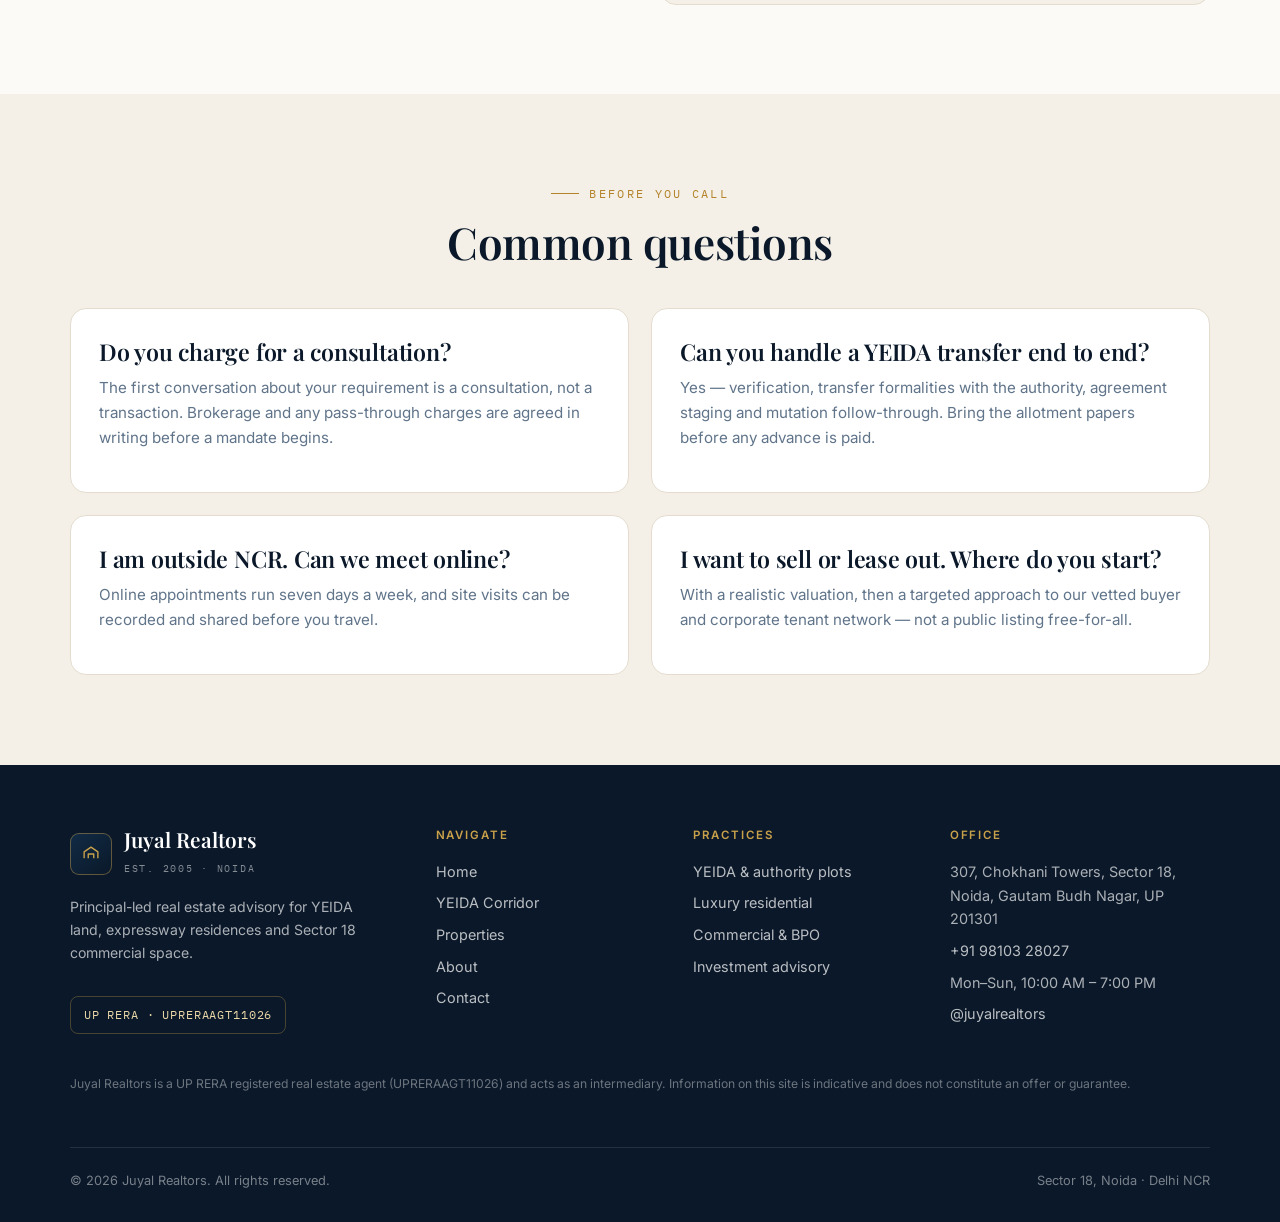
<file: contact.html>
<!doctype html>
<html lang="en">
<head>
<meta charset="utf-8">
<meta name="viewport" content="width=device-width, initial-scale=1">
<title>Contact &amp; Consultation | Juyal Realtors, Sector 18 Noida</title>
<meta name="description" content="Book a consultation with Juyal Realtors - Office 307, Chokhani Towers, Sector 18, Noida. Open Monday to Sunday, 10 AM to 7 PM. Call or WhatsApp +91 98103 28027. UP RERA UPRERAAGT11026.">
<link rel="canonical" href="https://www.juyalrealtors.com/contact.html">
<meta property="og:title" content="Contact Juyal Realtors | Sector 18, Noida">
<meta property="og:description" content="Office 307, Chokhani Towers, Sector 18, Noida. Open 7 days, 10 AM - 7 PM. Call or WhatsApp +91 98103 28027.">
<meta name="theme-color" content="#0A1829">
<link rel="icon" href="data:image/svg+xml,%3Csvg xmlns='http://www.w3.org/2000/svg' viewBox='0 0 32 32'%3E%3Crect width='32' height='32' rx='7' fill='%230A1829'/%3E%3Cpath d='M9 21V13l7-5 7 5v8' fill='none' stroke='%23C9A14A' stroke-width='2' stroke-linejoin='round'/%3E%3Cpath d='M13 21v-5h6v5' fill='none' stroke='%23C9A14A' stroke-width='2'/%3E%3C/svg%3E">
<link rel="preconnect" href="https://fonts.googleapis.com">
<link rel="preconnect" href="https://fonts.gstatic.com" crossorigin>
<link href="https://fonts.googleapis.com/css2?family=Inter:wght@400;500;600;700&family=Playfair+Display:wght@500;600;700&family=IBM+Plex+Mono:wght@400;500&display=swap" rel="stylesheet">
<link rel="stylesheet" href="assets/css/site.css">
<script>document.documentElement.classList.add('js')</script>
</head>
<body>
<a class="skip" href="#main">Skip to content</a>

<header class="site-head">
  <div class="topbar">
    <div class="wrap">
      <span class="rera">UP RERA &middot; UPRERAAGT11026</span>
      <div class="topbar-right">
        <span>Mon&ndash;Sun &middot; 10:00 AM &ndash; 7:00 PM</span>
        <a href="tel:+919810328027">+91 98103 28027</a>
      </div>
    </div>
  </div>
  <nav class="nav" aria-label="Primary">
    <div class="wrap">
      <a class="brand" href="index.html">
        <span class="brand-mark" aria-hidden="true">
          <svg viewBox="0 0 32 32" fill="none" stroke="#C9A14A" stroke-width="2" stroke-linejoin="round"><path d="M6 22V13l10-7 10 7v9"/><path d="M12 22v-6h8v6"/></svg>
        </span>
        <span><span class="brand-name">Juyal Realtors</span><br><span class="brand-sub">Est. 2005 &middot; Noida</span></span>
      </a>
      <ul class="nav-links" id="navLinks">
        <li><a href="index.html">Home</a></li>
        <li><a href="yeida.html">YEIDA Corridor</a></li>
        <li><a href="properties.html">Properties</a></li>
        <li><a href="about.html">About</a></li>
        <li><a href="contact.html" aria-current="page">Contact</a></li>
      </ul>
      <div class="nav-cta">
        <a class="btn btn--ghost btn--sm" href="tel:+919810328027">Call</a>
        <a class="btn btn--gold btn--sm" href="#book">Book Consultation</a>
        <button class="nav-toggle" id="navToggle" aria-expanded="false" aria-controls="navLinks" aria-label="Toggle navigation"><span></span></button>
      </div>
    </div>
  </nav>
</header>

<main id="main">

  <section class="band section--tight" style="padding-top:clamp(48px,6vw,84px);padding-bottom:clamp(48px,6vw,84px)">
    <div class="wrap">
      <p class="eyebrow">Contact</p>
      <h2 style="max-width:20ch">Talk to the person who will handle your file</h2>
      <p style="max-width:62ch">Call, message on WhatsApp, or walk into the Sector 18 office any day of the week. Online appointments are available if you are not in NCR.</p>
      <div class="btn-row" style="margin-top:1.6rem">
        <a class="btn btn--gold" href="tel:+919810328027">Call +91 98103 28027</a>
        <a class="btn btn--wa" href="https://wa.me/919810328027?text=Hello%20Juyal%20Realtors%2C%20I%27d%20like%20to%20book%20a%20consultation." target="_blank" rel="noopener">
          <svg viewBox="0 0 24 24" fill="currentColor" aria-hidden="true"><path d="M12.04 2C6.58 2 2.13 6.45 2.13 11.91c0 1.75.46 3.45 1.32 4.95L2 22l5.25-1.38a9.9 9.9 0 004.79 1.22h.01c5.46 0 9.91-4.45 9.91-9.91 0-2.65-1.03-5.14-2.9-7.01A9.82 9.82 0 0012.04 2zm0 18.15a8.2 8.2 0 01-4.19-1.15l-.3-.18-3.12.82.83-3.04-.2-.31a8.22 8.22 0 01-1.26-4.38c0-4.54 3.7-8.23 8.24-8.23 2.2 0 4.27.86 5.82 2.42a8.17 8.17 0 012.41 5.82c0 4.54-3.69 8.23-8.23 8.23zm4.52-6.16c-.25-.12-1.47-.72-1.69-.81-.23-.08-.39-.12-.56.13-.17.24-.64.8-.79.97-.14.16-.29.19-.54.06-.25-.12-1.05-.39-1.99-1.23-.74-.66-1.23-1.47-1.38-1.72-.14-.25-.01-.38.11-.5.11-.11.25-.29.37-.43.13-.15.17-.25.25-.41.08-.17.04-.31-.02-.43-.06-.12-.56-1.34-.76-1.84-.2-.48-.41-.42-.56-.43h-.48c-.17 0-.43.06-.66.31-.23.25-.86.85-.86 2.07 0 1.22.89 2.4 1.01 2.56.12.17 1.75 2.67 4.23 3.74.59.26 1.05.41 1.41.52.59.19 1.13.16 1.56.1.47-.07 1.47-.6 1.67-1.18.21-.58.21-1.07.15-1.18-.06-.11-.23-.17-.48-.29z"/></svg>
          WhatsApp us
        </a>
      </div>
    </div>
  </section>

  <section class="section" id="book">
    <div class="wrap">
      <div class="contact-grid">
        <div>
          <p class="eyebrow">Book a consultation</p>
          <h2>Tell us what you are working on</h2>
          <p class="lede">A short brief is enough to start. We will come back with a view, the options worth seeing, and what the paperwork will involve.</p>
          <div class="form-card" style="margin-top:1.8rem">
            <form class="form" data-wa-form novalidate>
              <div class="field-row">
                <div class="field">
                  <label for="c-name">Your name <span class="req">*</span></label>
                  <input id="c-name" name="Name" type="text" autocomplete="name" required>
                </div>
                <div class="field">
                  <label for="c-phone">Phone <span class="req">*</span></label>
                  <input id="c-phone" name="Phone" type="tel" inputmode="tel" autocomplete="tel" required>
                </div>
              </div>
              <div class="field-row">
                <div class="field">
                  <label for="c-interest">I am interested in</label>
                  <select id="c-interest" name="Interest">
                    <option>YEIDA / Yamuna Expressway plots</option>
                    <option>Residential property</option>
                    <option>Commercial or office space</option>
                    <option>Selling or leasing out my property</option>
                    <option>Investment advisory</option>
                  </select>
                </div>
                <div class="field">
                  <label for="c-mode">Preferred meeting</label>
                  <select id="c-mode" name="Meeting">
                    <option>Phone call</option>
                    <option>Office visit, Sector 18</option>
                    <option>Online appointment</option>
                    <option>Site visit</option>
                  </select>
                </div>
              </div>
              <div class="field">
                <label for="c-msg">Your requirement</label>
                <textarea id="c-msg" name="Requirement" placeholder="Location, budget, timeline, or the question you want answered..."></textarea>
              </div>
              <div class="btn-row">
                <button class="btn btn--wa" type="submit">
                  <svg viewBox="0 0 24 24" fill="currentColor" aria-hidden="true"><path d="M12.04 2C6.58 2 2.13 6.45 2.13 11.91c0 1.75.46 3.45 1.32 4.95L2 22l5.25-1.38a9.9 9.9 0 004.79 1.22h.01c5.46 0 9.91-4.45 9.91-9.91 0-2.65-1.03-5.14-2.9-7.01A9.82 9.82 0 0012.04 2zm0 18.15a8.2 8.2 0 01-4.19-1.15l-.3-.18-3.12.82.83-3.04-.2-.31a8.22 8.22 0 01-1.26-4.38c0-4.54 3.7-8.23 8.24-8.23 2.2 0 4.27.86 5.82 2.42a8.17 8.17 0 012.41 5.82c0 4.54-3.69 8.23-8.23 8.23zm4.52-6.16c-.25-.12-1.47-.72-1.69-.81-.23-.08-.39-.12-.56.13-.17.24-.64.8-.79.97-.14.16-.29.19-.54.06-.25-.12-1.05-.39-1.99-1.23-.74-.66-1.23-1.47-1.38-1.72-.14-.25-.01-.38.11-.5.11-.11.25-.29.37-.43.13-.15.17-.25.25-.41.08-.17.04-.31-.02-.43-.06-.12-.56-1.34-.76-1.84-.2-.48-.41-.42-.56-.43h-.48c-.17 0-.43.06-.66.31-.23.25-.86.85-.86 2.07 0 1.22.89 2.4 1.01 2.56.12.17 1.75 2.67 4.23 3.74.59.26 1.05.41 1.41.52.59.19 1.13.16 1.56.1.47-.07 1.47-.6 1.67-1.18.21-.58.21-1.07.15-1.18-.06-.11-.23-.17-.48-.29z"/></svg>
                  Send on WhatsApp
                </button>
                <a class="btn btn--ghost" href="tel:+919810328027">Call instead</a>
              </div>
              <p class="form-note" data-form-status role="status" aria-live="polite"></p>
              <p class="form-note">This form opens WhatsApp with your message pre-written. Nothing is submitted to or stored on this website.</p>
            </form>
          </div>
        </div>

        <div>
          <p class="eyebrow">The office</p>
          <h2>Sector 18, Noida</h2>
          <div style="margin-top:1.2rem">
            <div class="info-row">
              <span class="info-ic" aria-hidden="true"><svg viewBox="0 0 24 24" fill="none" stroke="currentColor" stroke-width="1.8" stroke-linecap="round" stroke-linejoin="round"><path d="M21 10c0 7-9 12-9 12s-9-5-9-12a9 9 0 0118 0z"/><circle cx="12" cy="10" r="3"/></svg></span>
              <span>
                <span class="info-l">Address</span>
                <span class="info-v">Office No. 307, Chokhani Towers<br>(also listed as Chokhani Square, P-4)<br>Sector 18, near Sector 18 Metro Station<br>Noida, Gautam Budh Nagar, UP 201301</span>
              </span>
            </div>
            <div class="info-row">
              <span class="info-ic" aria-hidden="true"><svg viewBox="0 0 24 24" fill="none" stroke="currentColor" stroke-width="1.8" stroke-linecap="round" stroke-linejoin="round"><path d="M22 16.9v3a2 2 0 01-2.2 2 19.8 19.8 0 01-8.6-3.1 19.5 19.5 0 01-6-6A19.8 19.8 0 012.1 4.2 2 2 0 014.1 2h3a2 2 0 012 1.7c.1 1 .4 1.9.7 2.8a2 2 0 01-.5 2.1L8.1 9.9a16 16 0 006 6l1.3-1.2a2 2 0 012.1-.5c.9.3 1.8.6 2.8.7a2 2 0 011.7 2z"/></svg></span>
              <span>
                <span class="info-l">Call or WhatsApp</span>
                <a class="info-v" href="tel:+919810328027">+91 98103 28027</a>
              </span>
            </div>
            <div class="info-row">
              <span class="info-ic" aria-hidden="true"><svg viewBox="0 0 24 24" fill="none" stroke="currentColor" stroke-width="1.8" stroke-linecap="round" stroke-linejoin="round"><circle cx="12" cy="12" r="9"/><polyline points="12 7 12 12 15.5 14"/></svg></span>
              <span>
                <span class="info-l">Working hours</span>
                <span class="info-v">Monday &ndash; Sunday<br>10:00 AM &ndash; 7:00 PM</span>
              </span>
            </div>
            <div class="info-row">
              <span class="info-ic" aria-hidden="true"><svg viewBox="0 0 24 24" fill="none" stroke="currentColor" stroke-width="1.8" stroke-linecap="round" stroke-linejoin="round"><path d="M12 22s8-4 8-10V5l-8-3-8 3v7c0 6 8 10 8 10z"/><polyline points="9 12 11 14 15 10"/></svg></span>
              <span>
                <span class="info-l">UP RERA registration</span>
                <span class="info-v" style="font-family:var(--mono);font-size:.9rem">UPRERAAGT11026</span>
              </span>
            </div>
          </div>
          <div class="btn-row" style="margin:1.4rem 0 1.6rem">
            <a class="btn btn--ink btn--sm" href="https://www.google.com/maps/search/?api=1&amp;query=Chokhani+Towers+Sector+18+Noida" target="_blank" rel="noopener">Get directions</a>
            <a class="btn btn--ghost btn--sm" href="https://x.com/juyalrealtors" target="_blank" rel="noopener">@juyalrealtors</a>
          </div>
          <div class="map" data-map="Chokhani Towers Sector 18 Noida">
            <div class="map-fallback">
              <div>
                <span class="map-pin" aria-hidden="true"><svg viewBox="0 0 24 24" fill="none" stroke="currentColor" stroke-width="1.8" stroke-linecap="round" stroke-linejoin="round"><path d="M21 10c0 7-9 12-9 12s-9-5-9-12a9 9 0 0118 0z"/><circle cx="12" cy="10" r="3"/></svg></span>
                <strong>Chokhani Towers, Sector 18</strong>
                <p>Office No. 307, near Sector 18 Metro Station, Noida, Gautam Budh Nagar, UP 201301</p>
                <a class="btn btn--ink btn--sm" href="https://www.google.com/maps/search/?api=1&amp;query=Chokhani+Towers+Sector+18+Noida" target="_blank" rel="noopener">Open in Google Maps</a>
              </div>
            </div>
          </div>
        </div>
      </div>
    </div>
  </section>

  <section class="section section--paper2">
    <div class="wrap">
      <div class="head head--center" style="margin-bottom:40px">
        <p class="eyebrow">Before you call</p>
        <h2>Common questions</h2>
      </div>
      <div class="grid grid-2">
        <article class="card reveal">
          <h3>Do you charge for a consultation?</h3>
          <p>The first conversation about your requirement is a consultation, not a transaction. Brokerage and any pass-through charges are agreed in writing before a mandate begins.</p>
        </article>
        <article class="card reveal">
          <h3>Can you handle a YEIDA transfer end to end?</h3>
          <p>Yes &mdash; verification, transfer formalities with the authority, agreement staging and mutation follow-through. Bring the allotment papers before any advance is paid.</p>
        </article>
        <article class="card reveal">
          <h3>I am outside NCR. Can we meet online?</h3>
          <p>Online appointments run seven days a week, and site visits can be recorded and shared before you travel.</p>
        </article>
        <article class="card reveal">
          <h3>I want to sell or lease out. Where do you start?</h3>
          <p>With a realistic valuation, then a targeted approach to our vetted buyer and corporate tenant network &mdash; not a public listing free-for-all.</p>
        </article>
      </div>
    </div>
  </section>

</main>

<footer class="footer">
  <div class="wrap">
    <div class="footer-grid">
      <div>
        <div class="brand" style="margin:0 0 1rem">
          <span class="brand-mark" aria-hidden="true">
            <svg viewBox="0 0 32 32" fill="none" stroke="#C9A14A" stroke-width="2" stroke-linejoin="round"><path d="M6 22V13l10-7 10 7v9"/><path d="M12 22v-6h8v6"/></svg>
          </span>
          <span><span class="brand-name">Juyal Realtors</span><br><span class="brand-sub">Est. 2005 &middot; Noida</span></span>
        </div>
        <p style="font-size:.88rem; max-width:34ch">Principal-led real estate advisory for YEIDA land, expressway residences and Sector 18 commercial space.</p>
        <span class="foot-rera">UP RERA &middot; UPRERAAGT11026</span>
      </div>
      <div>
        <h4>Navigate</h4>
        <ul>
          <li><a href="index.html">Home</a></li>
          <li><a href="yeida.html">YEIDA Corridor</a></li>
          <li><a href="properties.html">Properties</a></li>
          <li><a href="about.html">About</a></li>
          <li><a href="contact.html">Contact</a></li>
        </ul>
      </div>
      <div>
        <h4>Practices</h4>
        <ul>
          <li><a href="yeida.html">YEIDA &amp; authority plots</a></li>
          <li><a href="properties.html?f=residential">Luxury residential</a></li>
          <li><a href="properties.html?f=commercial">Commercial &amp; BPO</a></li>
          <li><a href="contact.html">Investment advisory</a></li>
        </ul>
      </div>
      <div>
        <h4>Office</h4>
        <ul>
          <li>307, Chokhani Towers, Sector 18,<br>Noida, Gautam Budh Nagar, UP 201301</li>
          <li><a href="tel:+919810328027">+91 98103 28027</a></li>
          <li>Mon&ndash;Sun, 10:00 AM &ndash; 7:00 PM</li>
          <li><a href="https://x.com/juyalrealtors" target="_blank" rel="noopener">@juyalrealtors</a></li>
        </ul>
      </div>
    </div>
    <p class="disclaimer" style="margin-top:40px">Juyal Realtors is a UP RERA registered real estate agent (UPRERAAGT11026) and acts as an intermediary. Information on this site is indicative and does not constitute an offer or guarantee.</p>
    <div class="footer-bottom">
      <span>&copy; <span data-year>2026</span> Juyal Realtors. All rights reserved.</span>
      <span>Sector 18, Noida &middot; Delhi NCR</span>
    </div>
  </div>
</footer>

<a class="fab" href="https://wa.me/919810328027?text=Hello%20Juyal%20Realtors%2C%20I%27d%20like%20to%20book%20a%20consultation." target="_blank" rel="noopener" aria-label="Chat with Juyal Realtors on WhatsApp">
  <svg viewBox="0 0 24 24" fill="currentColor" aria-hidden="true"><path d="M12.04 2C6.58 2 2.13 6.45 2.13 11.91c0 1.75.46 3.45 1.32 4.95L2 22l5.25-1.38a9.9 9.9 0 004.79 1.22h.01c5.46 0 9.91-4.45 9.91-9.91 0-2.65-1.03-5.14-2.9-7.01A9.82 9.82 0 0012.04 2zm0 18.15a8.2 8.2 0 01-4.19-1.15l-.3-.18-3.12.82.83-3.04-.2-.31a8.22 8.22 0 01-1.26-4.38c0-4.54 3.7-8.23 8.24-8.23 2.2 0 4.27.86 5.82 2.42a8.17 8.17 0 012.41 5.82c0 4.54-3.69 8.23-8.23 8.23zm4.52-6.16c-.25-.12-1.47-.72-1.69-.81-.23-.08-.39-.12-.56.13-.17.24-.64.8-.79.97-.14.16-.29.19-.54.06-.25-.12-1.05-.39-1.99-1.23-.74-.66-1.23-1.47-1.38-1.72-.14-.25-.01-.38.11-.5.11-.11.25-.29.37-.43.13-.15.17-.25.25-.41.08-.17.04-.31-.02-.43-.06-.12-.56-1.34-.76-1.84-.2-.48-.41-.42-.56-.43h-.48c-.17 0-.43.06-.66.31-.23.25-.86.85-.86 2.07 0 1.22.89 2.4 1.01 2.56.12.17 1.75 2.67 4.23 3.74.59.26 1.05.41 1.41.52.59.19 1.13.16 1.56.1.47-.07 1.47-.6 1.67-1.18.21-.58.21-1.07.15-1.18-.06-.11-.23-.17-.48-.29z"/></svg>
</a>

<script src="assets/js/site.js" defer></script>
</body>
</html>
</file>
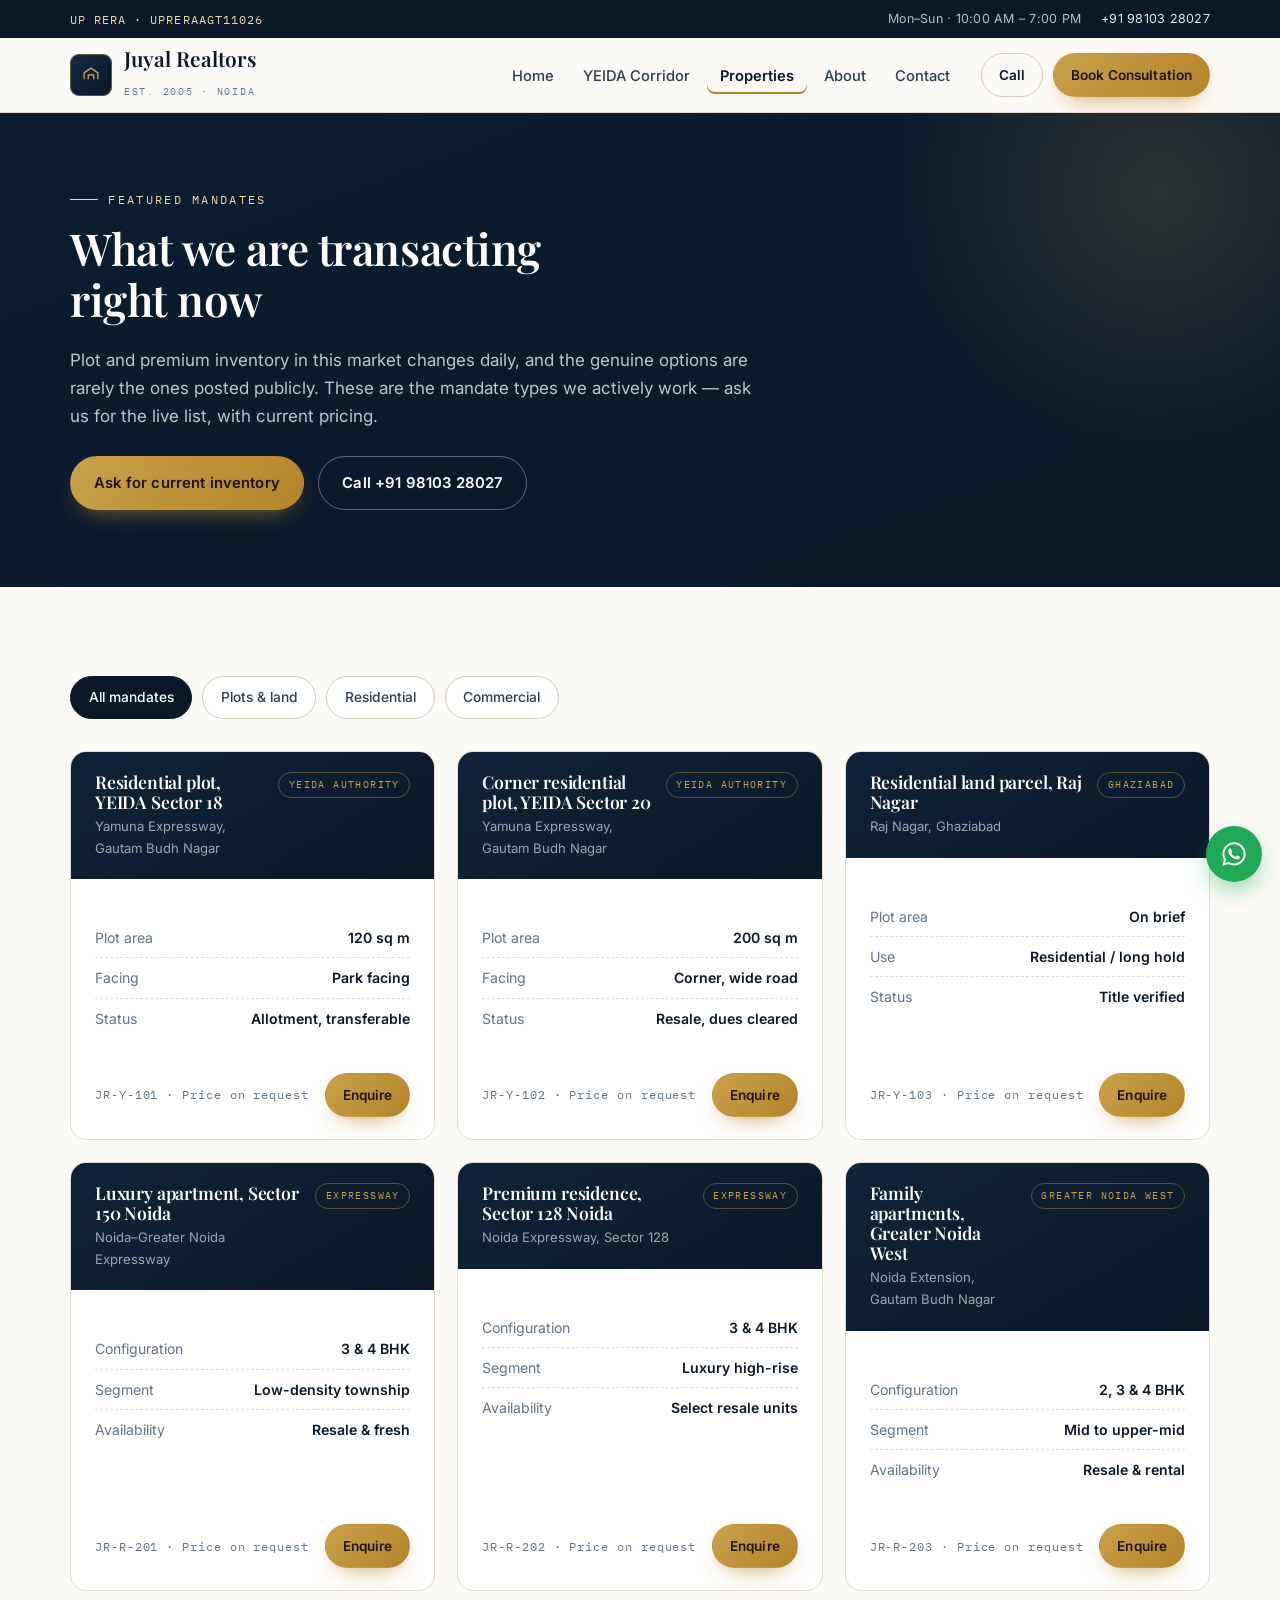
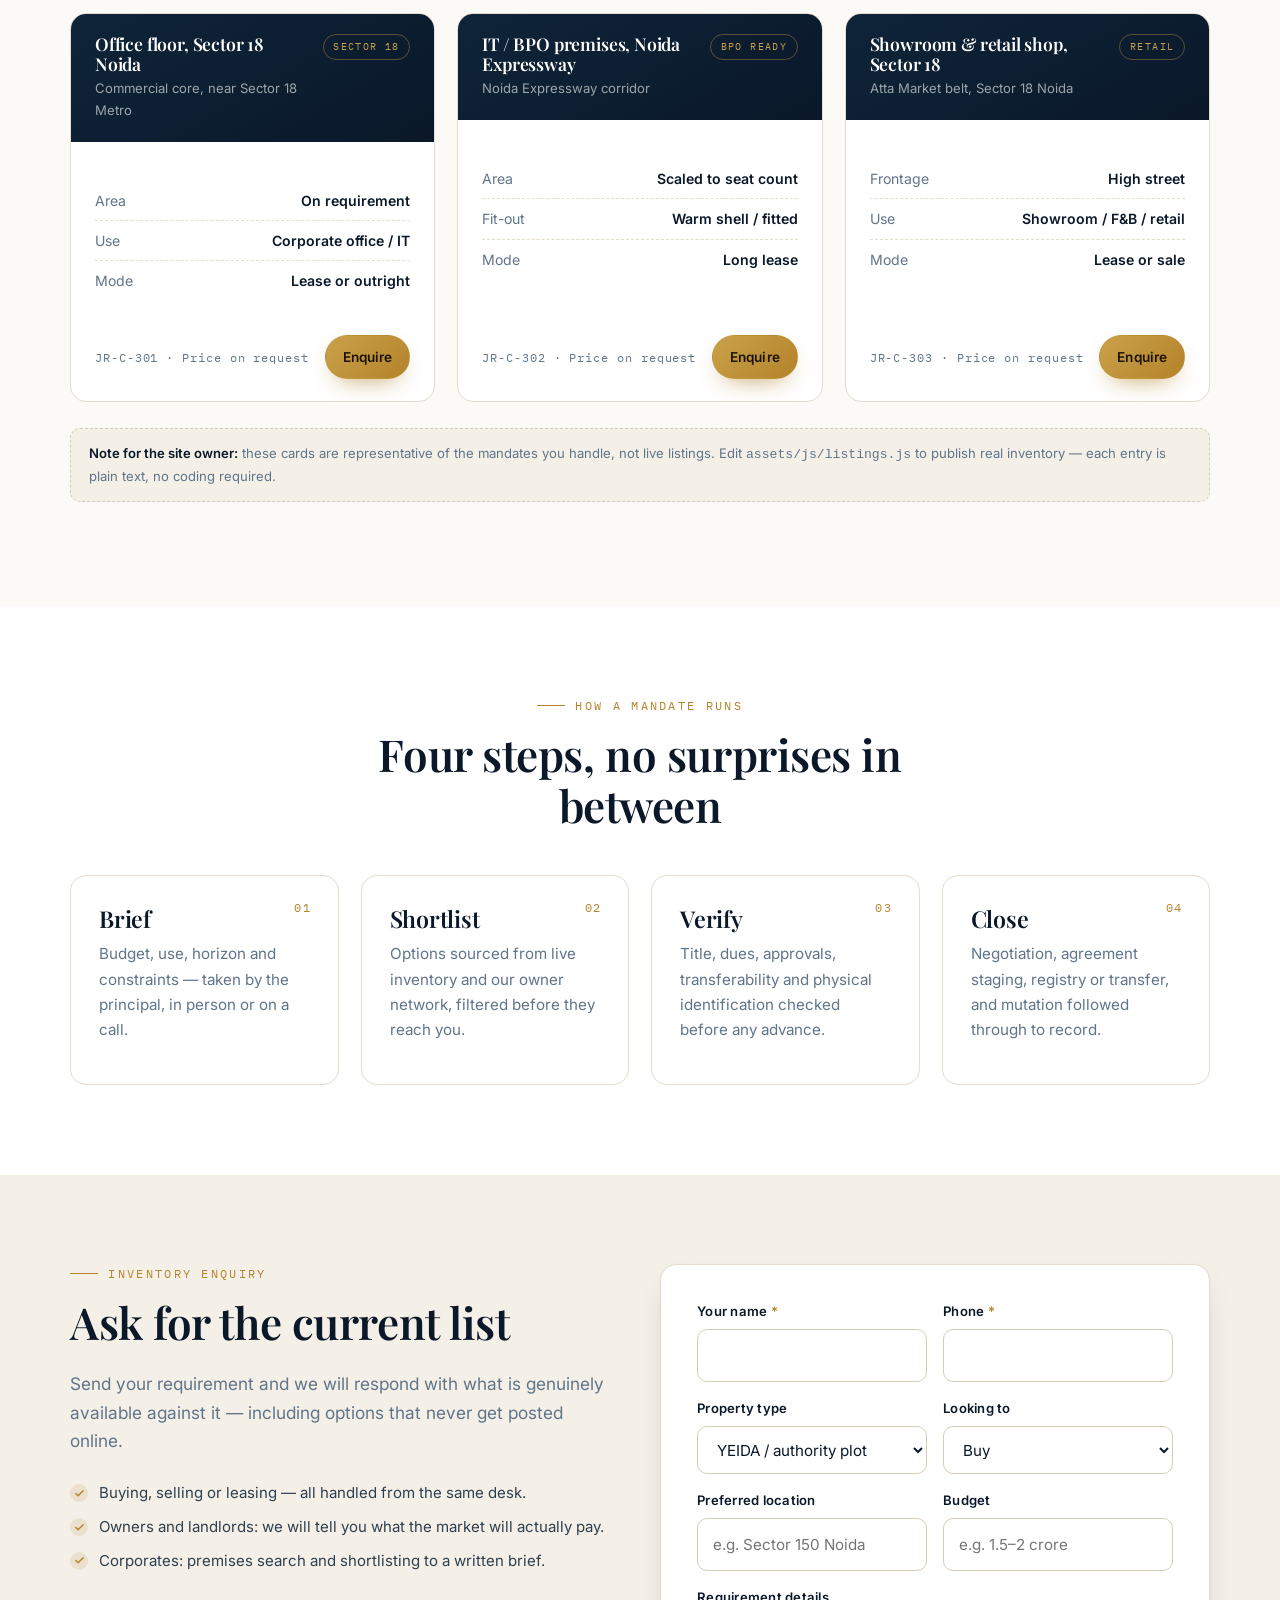
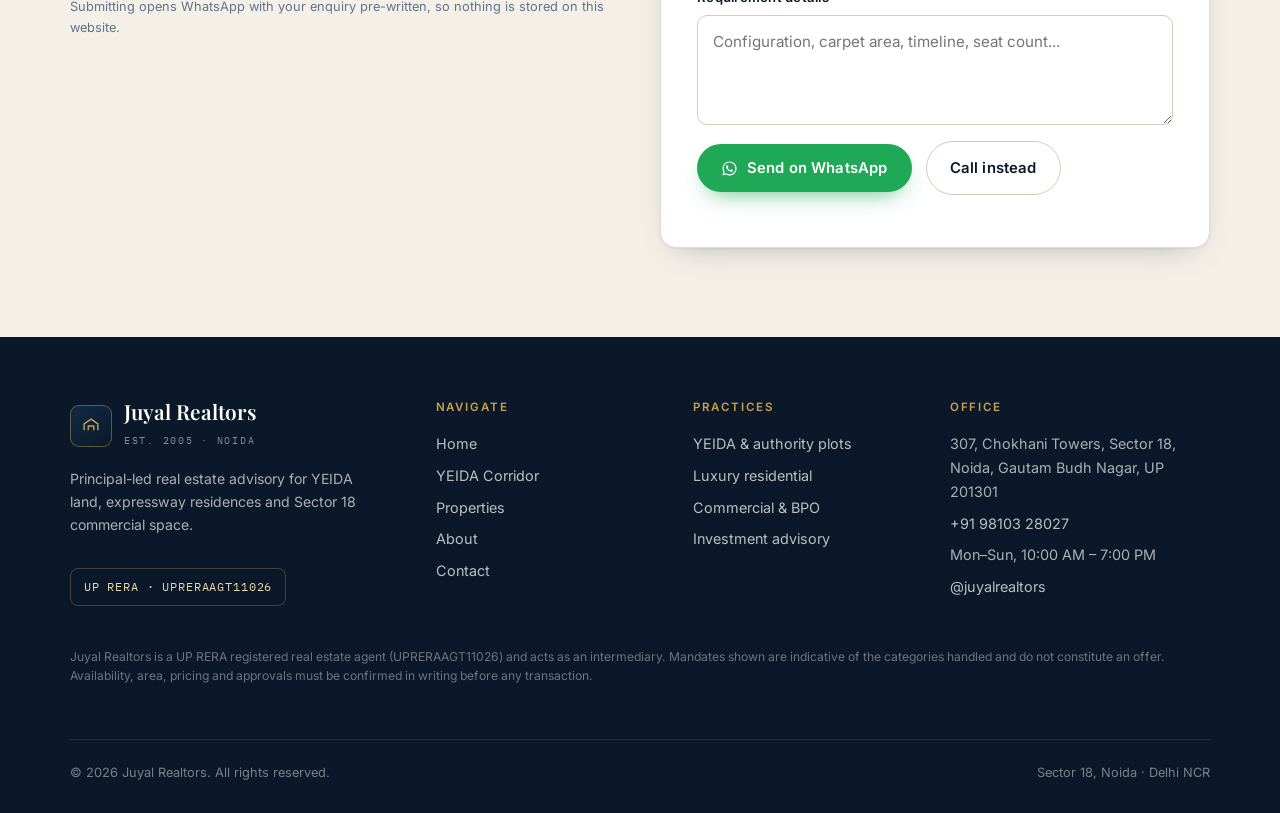
<file: properties.html>
<!doctype html>
<html lang="en">
<head>
<meta charset="utf-8">
<meta name="viewport" content="width=device-width, initial-scale=1">
<title>Featured Mandates | Plots, Residential &amp; Commercial | Juyal Realtors</title>
<meta name="description" content="Current mandate categories handled by Juyal Realtors - YEIDA and authority plots, luxury residential on the Noida Expressway, and commercial office, BPO and retail space in Sector 18. Enquire for live inventory and pricing.">
<link rel="canonical" href="https://www.juyalrealtors.com/properties.html">
<meta property="og:title" content="Featured Mandates | Juyal Realtors, Sector 18 Noida">
<meta property="og:description" content="Plots, luxury residential and commercial space across Noida, Greater Noida and the Yamuna Expressway.">
<meta name="theme-color" content="#0A1829">
<link rel="icon" href="data:image/svg+xml,%3Csvg xmlns='http://www.w3.org/2000/svg' viewBox='0 0 32 32'%3E%3Crect width='32' height='32' rx='7' fill='%230A1829'/%3E%3Cpath d='M9 21V13l7-5 7 5v8' fill='none' stroke='%23C9A14A' stroke-width='2' stroke-linejoin='round'/%3E%3Cpath d='M13 21v-5h6v5' fill='none' stroke='%23C9A14A' stroke-width='2'/%3E%3C/svg%3E">
<link rel="preconnect" href="https://fonts.googleapis.com">
<link rel="preconnect" href="https://fonts.gstatic.com" crossorigin>
<link href="https://fonts.googleapis.com/css2?family=Inter:wght@400;500;600;700&family=Playfair+Display:wght@500;600;700&family=IBM+Plex+Mono:wght@400;500&display=swap" rel="stylesheet">
<link rel="stylesheet" href="assets/css/site.css">
<script>document.documentElement.classList.add('js')</script>
</head>
<body>
<a class="skip" href="#main">Skip to content</a>

<header class="site-head">
  <div class="topbar">
    <div class="wrap">
      <span class="rera">UP RERA &middot; UPRERAAGT11026</span>
      <div class="topbar-right">
        <span>Mon&ndash;Sun &middot; 10:00 AM &ndash; 7:00 PM</span>
        <a href="tel:+919810328027">+91 98103 28027</a>
      </div>
    </div>
  </div>
  <nav class="nav" aria-label="Primary">
    <div class="wrap">
      <a class="brand" href="index.html">
        <span class="brand-mark" aria-hidden="true">
          <svg viewBox="0 0 32 32" fill="none" stroke="#C9A14A" stroke-width="2" stroke-linejoin="round"><path d="M6 22V13l10-7 10 7v9"/><path d="M12 22v-6h8v6"/></svg>
        </span>
        <span><span class="brand-name">Juyal Realtors</span><br><span class="brand-sub">Est. 2005 &middot; Noida</span></span>
      </a>
      <ul class="nav-links" id="navLinks">
        <li><a href="index.html">Home</a></li>
        <li><a href="yeida.html">YEIDA Corridor</a></li>
        <li><a href="properties.html" aria-current="page">Properties</a></li>
        <li><a href="about.html">About</a></li>
        <li><a href="contact.html">Contact</a></li>
      </ul>
      <div class="nav-cta">
        <a class="btn btn--ghost btn--sm" href="tel:+919810328027">Call</a>
        <a class="btn btn--gold btn--sm" href="contact.html">Book Consultation</a>
        <button class="nav-toggle" id="navToggle" aria-expanded="false" aria-controls="navLinks" aria-label="Toggle navigation"><span></span></button>
      </div>
    </div>
  </nav>
</header>

<main id="main">

  <section class="band section--tight" style="padding-top:clamp(48px,6vw,80px);padding-bottom:clamp(48px,6vw,80px)">
    <div class="wrap">
      <p class="eyebrow">Featured mandates</p>
      <h2 style="max-width:18ch">What we are transacting right now</h2>
      <p style="max-width:62ch">Plot and premium inventory in this market changes daily, and the genuine options are rarely the ones posted publicly. These are the mandate types we actively work &mdash; ask us for the live list, with current pricing.</p>
      <div class="btn-row" style="margin-top:1.6rem">
        <a class="btn btn--gold" href="#enquire">Ask for current inventory</a>
        <a class="btn btn--ghost-light" href="tel:+919810328027">Call +91 98103 28027</a>
      </div>
    </div>
  </section>

  <section class="section">
    <div class="wrap">
      <div class="filters" role="group" aria-label="Filter mandates by type">
        <button class="chip" type="button" data-filter="all" aria-pressed="true">All mandates</button>
        <button class="chip" type="button" data-filter="plot" aria-pressed="false">Plots &amp; land</button>
        <button class="chip" type="button" data-filter="residential" aria-pressed="false">Residential</button>
        <button class="chip" type="button" data-filter="commercial" aria-pressed="false">Commercial</button>
      </div>

      <div class="grid grid-3" id="listingGrid" aria-live="polite"></div>

      <noscript>
        <p class="empty">Enable JavaScript to browse mandates, or call <a href="tel:+919810328027">+91 98103 28027</a> for the current list.</p>
      </noscript>

      <p class="note"><strong>Note for the site owner:</strong> these cards are representative of the mandates you handle, not live listings. Edit <code>assets/js/listings.js</code> to publish real inventory &mdash; each entry is plain text, no coding required.</p>
    </div>
  </section>

  <section class="section section--white">
    <div class="wrap">
      <div class="head head--center" style="margin-bottom:44px">
        <p class="eyebrow">How a mandate runs</p>
        <h2>Four steps, no surprises in between</h2>
      </div>
      <div class="grid grid-4">
        <article class="card reveal"><span class="card-no">01</span><h3>Brief</h3><p>Budget, use, horizon and constraints &mdash; taken by the principal, in person or on a call.</p></article>
        <article class="card reveal"><span class="card-no">02</span><h3>Shortlist</h3><p>Options sourced from live inventory and our owner network, filtered before they reach you.</p></article>
        <article class="card reveal"><span class="card-no">03</span><h3>Verify</h3><p>Title, dues, approvals, transferability and physical identification checked before any advance.</p></article>
        <article class="card reveal"><span class="card-no">04</span><h3>Close</h3><p>Negotiation, agreement staging, registry or transfer, and mutation followed through to record.</p></article>
      </div>
    </div>
  </section>

  <section class="section section--paper2" id="enquire">
    <div class="wrap">
      <div class="contact-grid">
        <div>
          <p class="eyebrow">Inventory enquiry</p>
          <h2>Ask for the current list</h2>
          <p class="lede">Send your requirement and we will respond with what is genuinely available against it &mdash; including options that never get posted online.</p>
          <ul class="tick-list" style="margin-top:1.6rem">
            <li>Buying, selling or leasing &mdash; all handled from the same desk.</li>
            <li>Owners and landlords: we will tell you what the market will actually pay.</li>
            <li>Corporates: premises search and shortlisting to a written brief.</li>
          </ul>
          <p class="form-note" style="margin-top:1.4rem">Submitting opens WhatsApp with your enquiry pre-written, so nothing is stored on this website.</p>
        </div>
        <div class="form-card">
          <form class="form" data-wa-form novalidate>
            <div class="field-row">
              <div class="field">
                <label for="p-name">Your name <span class="req">*</span></label>
                <input id="p-name" name="Name" type="text" autocomplete="name" required>
              </div>
              <div class="field">
                <label for="p-phone">Phone <span class="req">*</span></label>
                <input id="p-phone" name="Phone" type="tel" inputmode="tel" autocomplete="tel" required>
              </div>
            </div>
            <div class="field-row">
              <div class="field">
                <label for="p-type">Property type</label>
                <select id="p-type" name="Property type">
                  <option>YEIDA / authority plot</option>
                  <option>Residential plot or land</option>
                  <option>Apartment / builder floor / villa</option>
                  <option>Office or BPO space</option>
                  <option>Retail shop or showroom</option>
                </select>
              </div>
              <div class="field">
                <label for="p-mode">Looking to</label>
                <select id="p-mode" name="Looking to">
                  <option>Buy</option>
                  <option>Sell</option>
                  <option>Lease / rent out</option>
                  <option>Take on lease</option>
                </select>
              </div>
            </div>
            <div class="field-row">
              <div class="field">
                <label for="p-loc">Preferred location</label>
                <input id="p-loc" name="Location" type="text" placeholder="e.g. Sector 150 Noida">
              </div>
              <div class="field">
                <label for="p-budget">Budget</label>
                <input id="p-budget" name="Budget" type="text" placeholder="e.g. 1.5&ndash;2 crore">
              </div>
            </div>
            <div class="field">
              <label for="p-msg">Requirement details</label>
              <textarea id="p-msg" name="Details" placeholder="Configuration, carpet area, timeline, seat count..."></textarea>
            </div>
            <div class="btn-row">
              <button class="btn btn--wa" type="submit">
                <svg viewBox="0 0 24 24" fill="currentColor" aria-hidden="true"><path d="M12.04 2C6.58 2 2.13 6.45 2.13 11.91c0 1.75.46 3.45 1.32 4.95L2 22l5.25-1.38a9.9 9.9 0 004.79 1.22h.01c5.46 0 9.91-4.45 9.91-9.91 0-2.65-1.03-5.14-2.9-7.01A9.82 9.82 0 0012.04 2zm0 18.15a8.2 8.2 0 01-4.19-1.15l-.3-.18-3.12.82.83-3.04-.2-.31a8.22 8.22 0 01-1.26-4.38c0-4.54 3.7-8.23 8.24-8.23 2.2 0 4.27.86 5.82 2.42a8.17 8.17 0 012.41 5.82c0 4.54-3.69 8.23-8.23 8.23zm4.52-6.16c-.25-.12-1.47-.72-1.69-.81-.23-.08-.39-.12-.56.13-.17.24-.64.8-.79.97-.14.16-.29.19-.54.06-.25-.12-1.05-.39-1.99-1.23-.74-.66-1.23-1.47-1.38-1.72-.14-.25-.01-.38.11-.5.11-.11.25-.29.37-.43.13-.15.17-.25.25-.41.08-.17.04-.31-.02-.43-.06-.12-.56-1.34-.76-1.84-.2-.48-.41-.42-.56-.43h-.48c-.17 0-.43.06-.66.31-.23.25-.86.85-.86 2.07 0 1.22.89 2.4 1.01 2.56.12.17 1.75 2.67 4.23 3.74.59.26 1.05.41 1.41.52.59.19 1.13.16 1.56.1.47-.07 1.47-.6 1.67-1.18.21-.58.21-1.07.15-1.18-.06-.11-.23-.17-.48-.29z"/></svg>
                Send on WhatsApp
              </button>
              <a class="btn btn--ghost" href="tel:+919810328027">Call instead</a>
            </div>
            <p class="form-note" data-form-status role="status" aria-live="polite"></p>
          </form>
        </div>
      </div>
    </div>
  </section>

</main>

<footer class="footer">
  <div class="wrap">
    <div class="footer-grid">
      <div>
        <div class="brand" style="margin:0 0 1rem">
          <span class="brand-mark" aria-hidden="true">
            <svg viewBox="0 0 32 32" fill="none" stroke="#C9A14A" stroke-width="2" stroke-linejoin="round"><path d="M6 22V13l10-7 10 7v9"/><path d="M12 22v-6h8v6"/></svg>
          </span>
          <span><span class="brand-name">Juyal Realtors</span><br><span class="brand-sub">Est. 2005 &middot; Noida</span></span>
        </div>
        <p style="font-size:.88rem; max-width:34ch">Principal-led real estate advisory for YEIDA land, expressway residences and Sector 18 commercial space.</p>
        <span class="foot-rera">UP RERA &middot; UPRERAAGT11026</span>
      </div>
      <div>
        <h4>Navigate</h4>
        <ul>
          <li><a href="index.html">Home</a></li>
          <li><a href="yeida.html">YEIDA Corridor</a></li>
          <li><a href="properties.html">Properties</a></li>
          <li><a href="about.html">About</a></li>
          <li><a href="contact.html">Contact</a></li>
        </ul>
      </div>
      <div>
        <h4>Practices</h4>
        <ul>
          <li><a href="yeida.html">YEIDA &amp; authority plots</a></li>
          <li><a href="properties.html?f=residential">Luxury residential</a></li>
          <li><a href="properties.html?f=commercial">Commercial &amp; BPO</a></li>
          <li><a href="contact.html">Investment advisory</a></li>
        </ul>
      </div>
      <div>
        <h4>Office</h4>
        <ul>
          <li>307, Chokhani Towers, Sector 18,<br>Noida, Gautam Budh Nagar, UP 201301</li>
          <li><a href="tel:+919810328027">+91 98103 28027</a></li>
          <li>Mon&ndash;Sun, 10:00 AM &ndash; 7:00 PM</li>
          <li><a href="https://x.com/juyalrealtors" target="_blank" rel="noopener">@juyalrealtors</a></li>
        </ul>
      </div>
    </div>
    <p class="disclaimer" style="margin-top:40px">Juyal Realtors is a UP RERA registered real estate agent (UPRERAAGT11026) and acts as an intermediary. Mandates shown are indicative of the categories handled and do not constitute an offer. Availability, area, pricing and approvals must be confirmed in writing before any transaction.</p>
    <div class="footer-bottom">
      <span>&copy; <span data-year>2026</span> Juyal Realtors. All rights reserved.</span>
      <span>Sector 18, Noida &middot; Delhi NCR</span>
    </div>
  </div>
</footer>

<a class="fab" href="https://wa.me/919810328027?text=Hello%20Juyal%20Realtors%2C%20I%27d%20like%20the%20current%20inventory%20list." target="_blank" rel="noopener" aria-label="Chat with Juyal Realtors on WhatsApp">
  <svg viewBox="0 0 24 24" fill="currentColor" aria-hidden="true"><path d="M12.04 2C6.58 2 2.13 6.45 2.13 11.91c0 1.75.46 3.45 1.32 4.95L2 22l5.25-1.38a9.9 9.9 0 004.79 1.22h.01c5.46 0 9.91-4.45 9.91-9.91 0-2.65-1.03-5.14-2.9-7.01A9.82 9.82 0 0012.04 2zm0 18.15a8.2 8.2 0 01-4.19-1.15l-.3-.18-3.12.82.83-3.04-.2-.31a8.22 8.22 0 01-1.26-4.38c0-4.54 3.7-8.23 8.24-8.23 2.2 0 4.27.86 5.82 2.42a8.17 8.17 0 012.41 5.82c0 4.54-3.69 8.23-8.23 8.23zm4.52-6.16c-.25-.12-1.47-.72-1.69-.81-.23-.08-.39-.12-.56.13-.17.24-.64.8-.79.97-.14.16-.29.19-.54.06-.25-.12-1.05-.39-1.99-1.23-.74-.66-1.23-1.47-1.38-1.72-.14-.25-.01-.38.11-.5.11-.11.25-.29.37-.43.13-.15.17-.25.25-.41.08-.17.04-.31-.02-.43-.06-.12-.56-1.34-.76-1.84-.2-.48-.41-.42-.56-.43h-.48c-.17 0-.43.06-.66.31-.23.25-.86.85-.86 2.07 0 1.22.89 2.4 1.01 2.56.12.17 1.75 2.67 4.23 3.74.59.26 1.05.41 1.41.52.59.19 1.13.16 1.56.1.47-.07 1.47-.6 1.67-1.18.21-.58.21-1.07.15-1.18-.06-.11-.23-.17-.48-.29z"/></svg>
</a>

<script src="assets/js/listings.js"></script>
<script src="assets/js/site.js" defer></script>
</body>
</html>
</file>
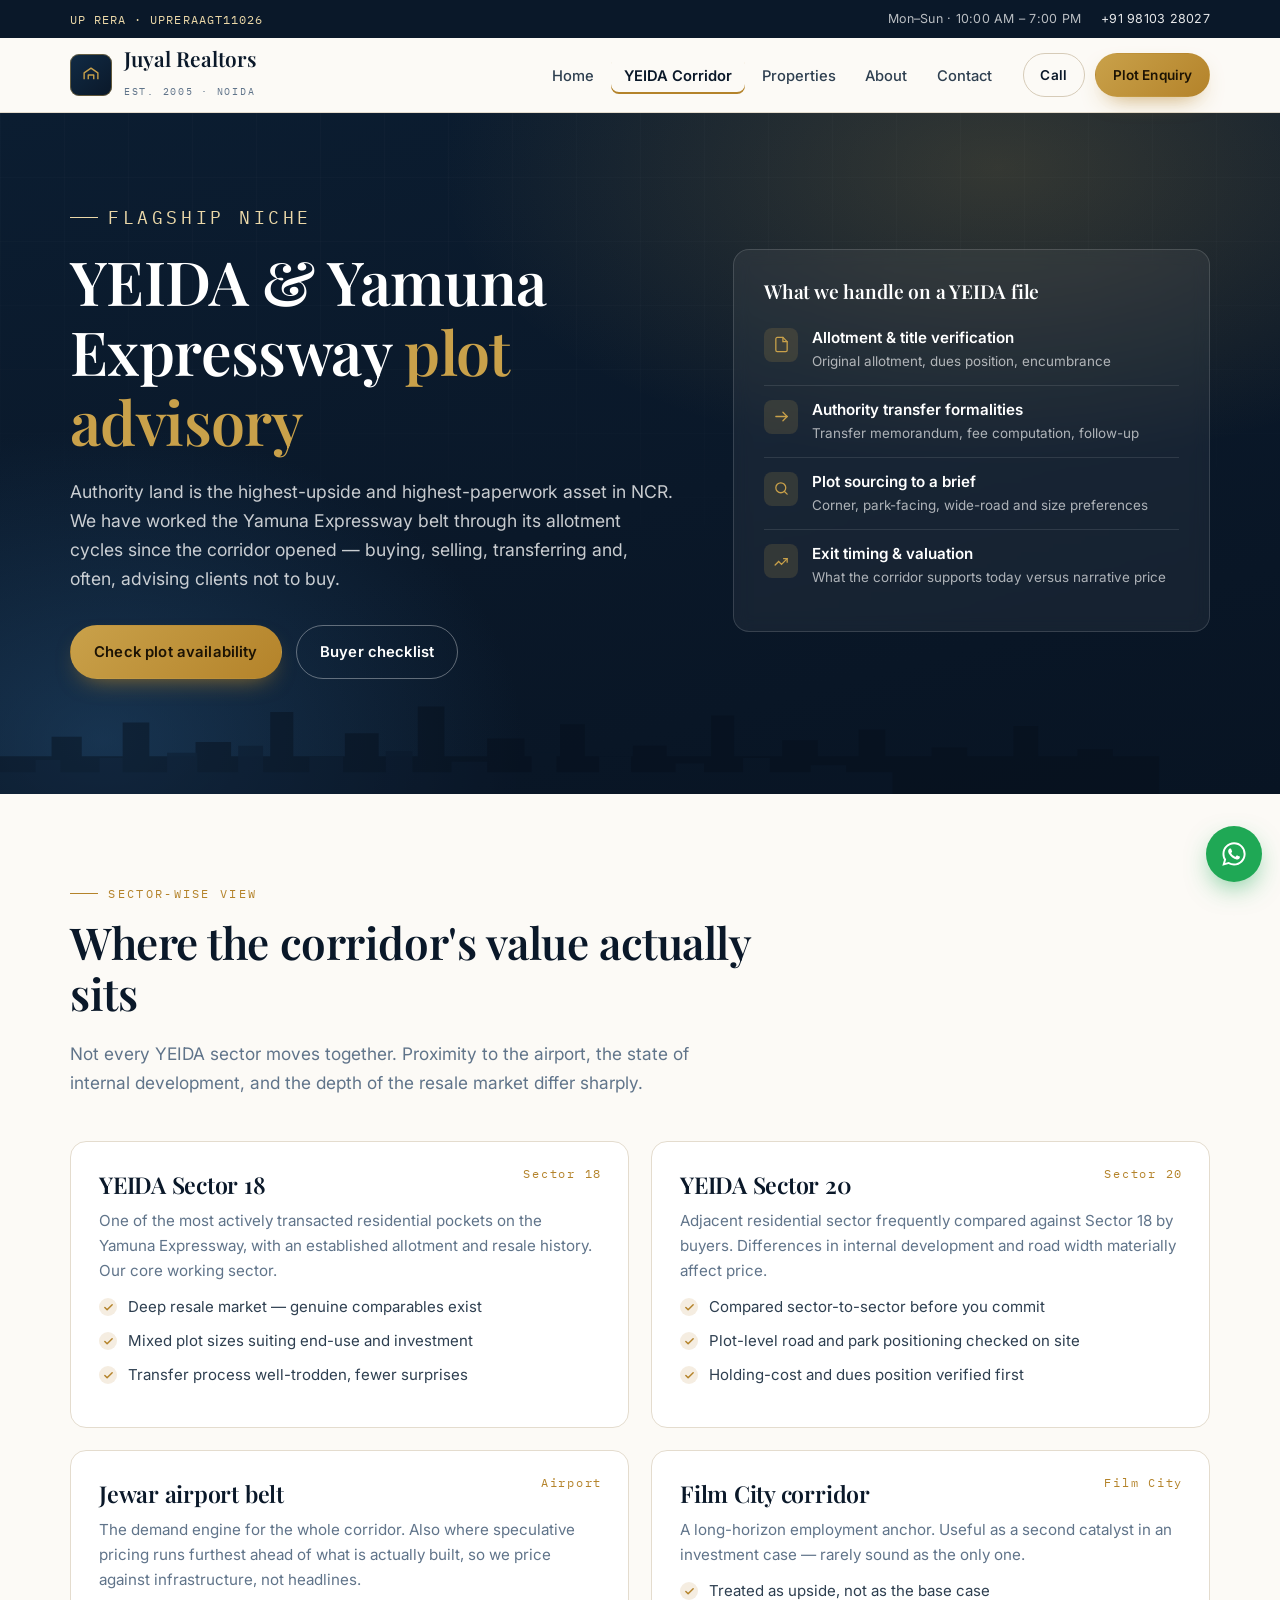
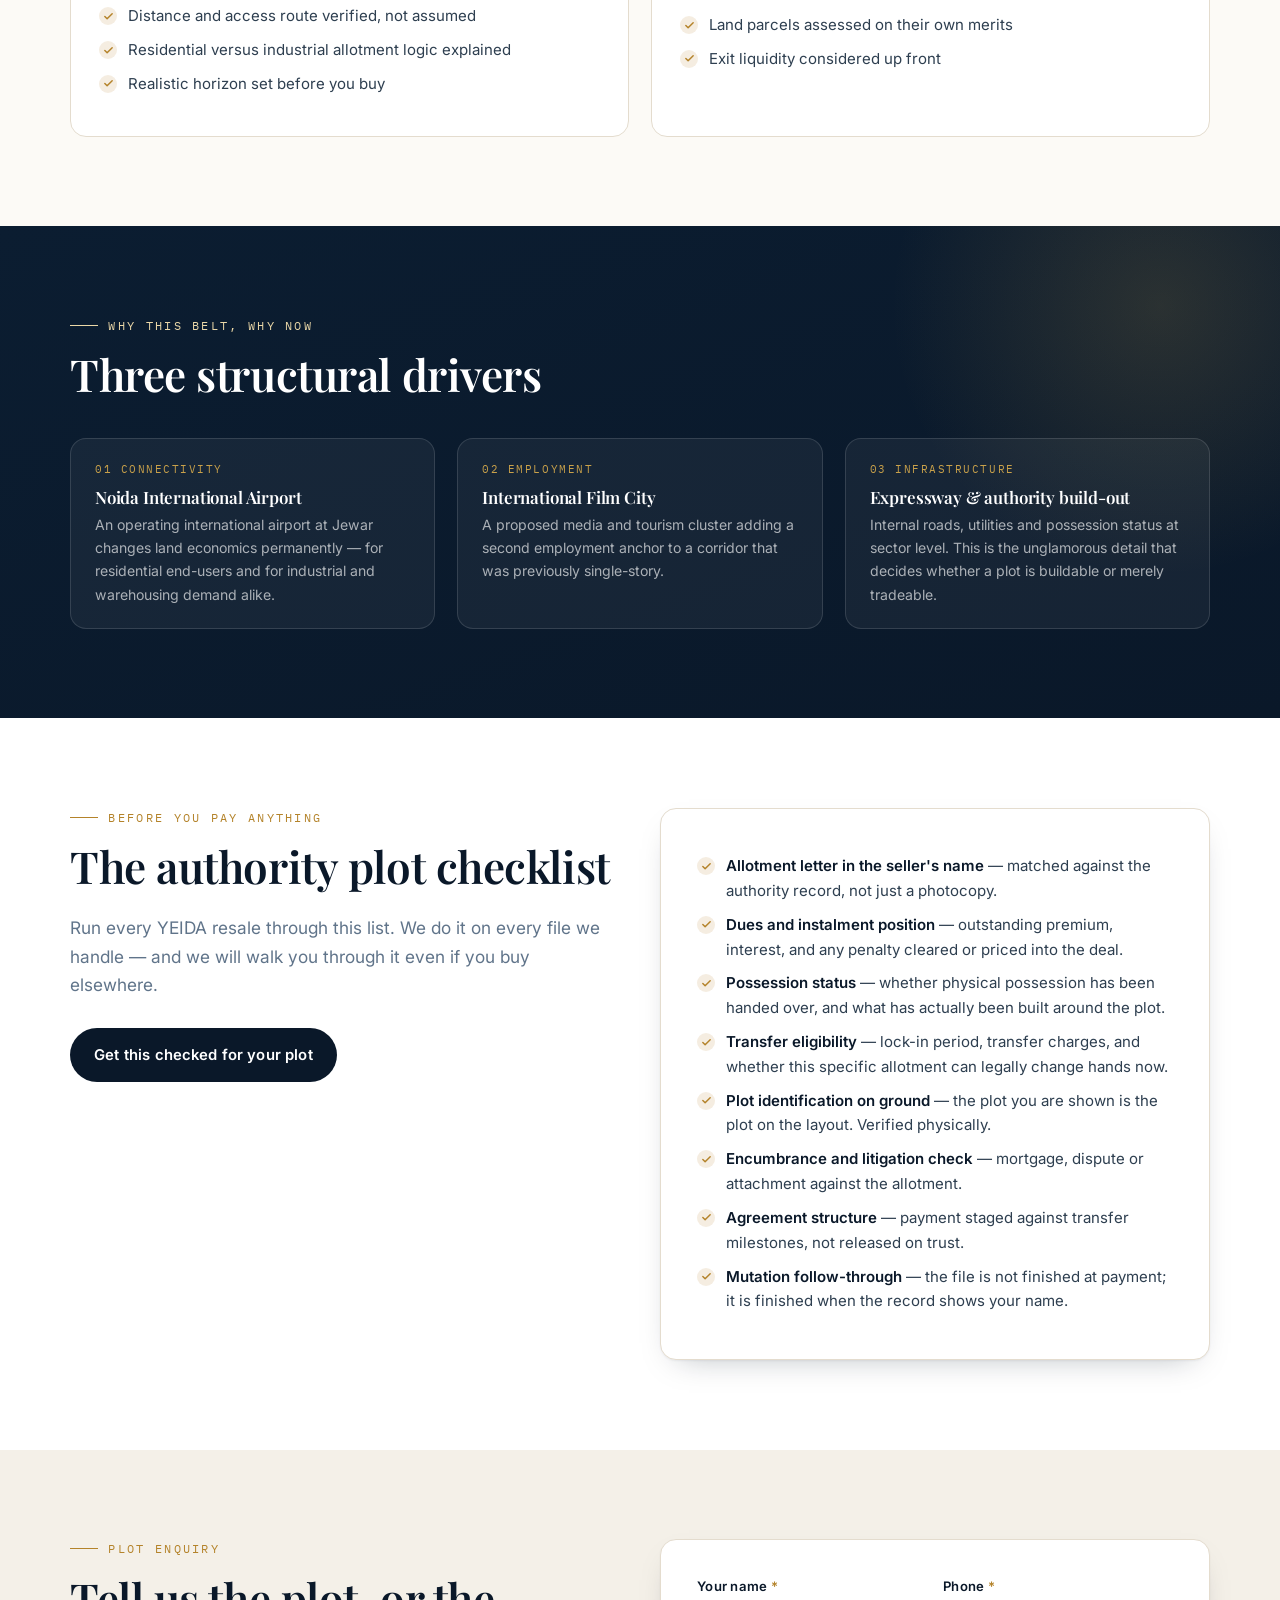
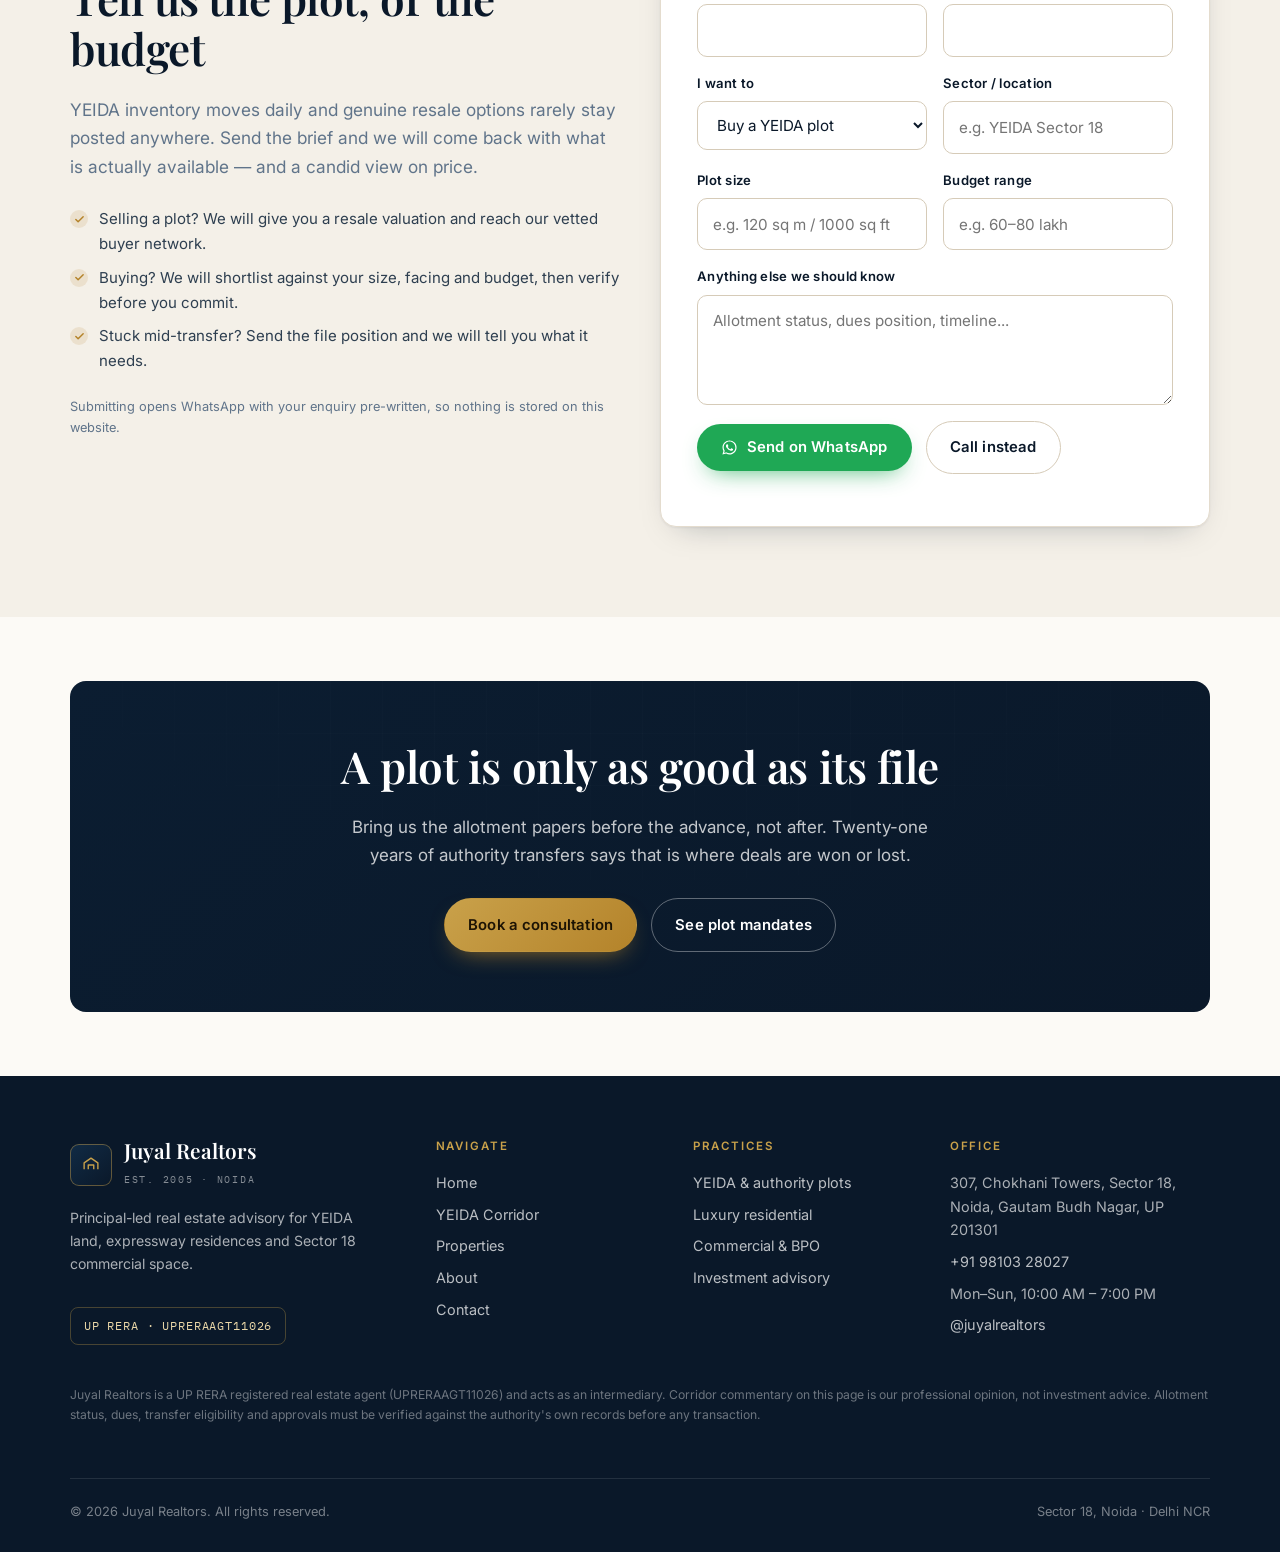
<file: yeida.html>
<!doctype html>
<html lang="en">
<head>
<meta charset="utf-8">
<meta name="viewport" content="width=device-width, initial-scale=1">
<title>YEIDA &amp; Yamuna Expressway Plots | Juyal Realtors, Noida</title>
<meta name="description" content="YEIDA plot advisory from a UP RERA registered agent (UPRERAAGT11026). Sector-wise guidance on Yamuna Expressway authority plots, transfer formalities, Jewar airport and Film City impact, and a buyer checklist before you pay anything.">
<link rel="canonical" href="https://www.juyalrealtors.com/yeida.html">
<meta property="og:title" content="YEIDA &amp; Yamuna Expressway Plot Advisory | Juyal Realtors">
<meta property="og:description" content="Authority plot resale, transfer formalities and corridor analysis from a Sector 18 consultancy practising since 2005.">
<meta name="theme-color" content="#0A1829">
<link rel="icon" href="data:image/svg+xml,%3Csvg xmlns='http://www.w3.org/2000/svg' viewBox='0 0 32 32'%3E%3Crect width='32' height='32' rx='7' fill='%230A1829'/%3E%3Cpath d='M9 21V13l7-5 7 5v8' fill='none' stroke='%23C9A14A' stroke-width='2' stroke-linejoin='round'/%3E%3Cpath d='M13 21v-5h6v5' fill='none' stroke='%23C9A14A' stroke-width='2'/%3E%3C/svg%3E">
<link rel="preconnect" href="https://fonts.googleapis.com">
<link rel="preconnect" href="https://fonts.gstatic.com" crossorigin>
<link href="https://fonts.googleapis.com/css2?family=Inter:wght@400;500;600;700&family=Playfair+Display:wght@500;600;700&family=IBM+Plex+Mono:wght@400;500&display=swap" rel="stylesheet">
<link rel="stylesheet" href="assets/css/site.css">
<script>document.documentElement.classList.add('js')</script>
</head>
<body>
<a class="skip" href="#main">Skip to content</a>

<header class="site-head">
  <div class="topbar">
    <div class="wrap">
      <span class="rera">UP RERA &middot; UPRERAAGT11026</span>
      <div class="topbar-right">
        <span>Mon&ndash;Sun &middot; 10:00 AM &ndash; 7:00 PM</span>
        <a href="tel:+919810328027">+91 98103 28027</a>
      </div>
    </div>
  </div>
  <nav class="nav" aria-label="Primary">
    <div class="wrap">
      <a class="brand" href="index.html">
        <span class="brand-mark" aria-hidden="true">
          <svg viewBox="0 0 32 32" fill="none" stroke="#C9A14A" stroke-width="2" stroke-linejoin="round"><path d="M6 22V13l10-7 10 7v9"/><path d="M12 22v-6h8v6"/></svg>
        </span>
        <span><span class="brand-name">Juyal Realtors</span><br><span class="brand-sub">Est. 2005 &middot; Noida</span></span>
      </a>
      <ul class="nav-links" id="navLinks">
        <li><a href="index.html">Home</a></li>
        <li><a href="yeida.html" aria-current="page">YEIDA Corridor</a></li>
        <li><a href="properties.html">Properties</a></li>
        <li><a href="about.html">About</a></li>
        <li><a href="contact.html">Contact</a></li>
      </ul>
      <div class="nav-cta">
        <a class="btn btn--ghost btn--sm" href="tel:+919810328027">Call</a>
        <a class="btn btn--gold btn--sm" href="#enquire">Plot Enquiry</a>
        <button class="nav-toggle" id="navToggle" aria-expanded="false" aria-controls="navLinks" aria-label="Toggle navigation"><span></span></button>
      </div>
    </div>
  </nav>
</header>

<main id="main">

  <section class="hero">
    <div class="wrap">
      <div class="hero-grid">
        <div>
          <p class="eyebrow">Flagship niche</p>
          <h1>YEIDA &amp; Yamuna Expressway <em>plot advisory</em></h1>
          <p>Authority land is the highest-upside and highest-paperwork asset in NCR. We have worked the Yamuna Expressway belt through its allotment cycles since the corridor opened &mdash; buying, selling, transferring and, often, advising clients not to buy.</p>
          <div class="btn-row" style="margin-top:2rem">
            <a class="btn btn--gold" href="#enquire">Check plot availability</a>
            <a class="btn btn--ghost-light" href="#checklist">Buyer checklist</a>
          </div>
        </div>
        <aside class="hero-card reveal">
          <h3>What we handle on a YEIDA file</h3>
          <div class="hc-row"><span class="hc-ic" aria-hidden="true"><svg viewBox="0 0 24 24" fill="none" stroke="currentColor" stroke-width="1.8" stroke-linecap="round"><path d="M14 2H6a2 2 0 00-2 2v16a2 2 0 002 2h12a2 2 0 002-2V8z"/><polyline points="14 2 14 8 20 8"/></svg></span><span><span class="hc-t">Allotment &amp; title verification</span><span class="hc-d">Original allotment, dues position, encumbrance</span></span></div>
          <div class="hc-row"><span class="hc-ic" aria-hidden="true"><svg viewBox="0 0 24 24" fill="none" stroke="currentColor" stroke-width="1.8" stroke-linecap="round"><path d="M4 12h16"/><polyline points="14 6 20 12 14 18"/></svg></span><span><span class="hc-t">Authority transfer formalities</span><span class="hc-d">Transfer memorandum, fee computation, follow-up</span></span></div>
          <div class="hc-row"><span class="hc-ic" aria-hidden="true"><svg viewBox="0 0 24 24" fill="none" stroke="currentColor" stroke-width="1.8" stroke-linecap="round"><circle cx="11" cy="11" r="7"/><path d="M20 20l-3.5-3.5"/></svg></span><span><span class="hc-t">Plot sourcing to a brief</span><span class="hc-d">Corner, park-facing, wide-road and size preferences</span></span></div>
          <div class="hc-row"><span class="hc-ic" aria-hidden="true"><svg viewBox="0 0 24 24" fill="none" stroke="currentColor" stroke-width="1.8" stroke-linecap="round"><path d="M3 17l5-5 4 4 8-8"/><path d="M15 8h5v5"/></svg></span><span><span class="hc-t">Exit timing &amp; valuation</span><span class="hc-d">What the corridor supports today versus narrative price</span></span></div>
        </aside>
      </div>
    </div>
    <div class="skyline" aria-hidden="true">
      <svg viewBox="0 0 1440 140" preserveAspectRatio="none">
        <path fill="#060F1B" d="M0 140V96h58V74h34v22h46V58h30v38h52V80h40v16h44V46h26v50h58V70h38v26h44V40h30v56h48V76h42v20h40V60h28v36h54V84h38v12h50V50h26v46h54V78h40v18h46V66h30v30h52V86h40v10h52V62h28v34h44V88h40v8h52V140z"/>
        <path fill="#0A1829" opacity=".9" d="M0 140v-26h40v-14h28v14h44V98h26v16h50v-22h34v22h46v-30h28v30h52V96h38v18h48v-24h30v24h44v-12h40v12h50V92h28v22h48v-18h36v18h50v-10h32v10h44V98h30v16h46v-8h40v8h52v26z"/>
      </svg>
    </div>
  </section>

  <!-- sector breakdown -->
  <section class="section">
    <div class="wrap">
      <div class="head" style="margin-bottom:44px">
        <p class="eyebrow">Sector-wise view</p>
        <h2>Where the corridor's value actually sits</h2>
        <p class="lede">Not every YEIDA sector moves together. Proximity to the airport, the state of internal development, and the depth of the resale market differ sharply.</p>
      </div>
      <div class="grid grid-2">
        <article class="card reveal">
          <span class="card-no">Sector 18</span>
          <h3>YEIDA Sector 18</h3>
          <p>One of the most actively transacted residential pockets on the Yamuna Expressway, with an established allotment and resale history. Our core working sector.</p>
          <ul class="tick-list">
            <li>Deep resale market &mdash; genuine comparables exist</li>
            <li>Mixed plot sizes suiting end-use and investment</li>
            <li>Transfer process well-trodden, fewer surprises</li>
          </ul>
        </article>
        <article class="card reveal">
          <span class="card-no">Sector 20</span>
          <h3>YEIDA Sector 20</h3>
          <p>Adjacent residential sector frequently compared against Sector 18 by buyers. Differences in internal development and road width materially affect price.</p>
          <ul class="tick-list">
            <li>Compared sector-to-sector before you commit</li>
            <li>Plot-level road and park positioning checked on site</li>
            <li>Holding-cost and dues position verified first</li>
          </ul>
        </article>
        <article class="card reveal">
          <span class="card-no">Airport</span>
          <h3>Jewar airport belt</h3>
          <p>The demand engine for the whole corridor. Also where speculative pricing runs furthest ahead of what is actually built, so we price against infrastructure, not headlines.</p>
          <ul class="tick-list">
            <li>Distance and access route verified, not assumed</li>
            <li>Residential versus industrial allotment logic explained</li>
            <li>Realistic horizon set before you buy</li>
          </ul>
        </article>
        <article class="card reveal">
          <span class="card-no">Film City</span>
          <h3>Film City corridor</h3>
          <p>A long-horizon employment anchor. Useful as a second catalyst in an investment case &mdash; rarely sound as the only one.</p>
          <ul class="tick-list">
            <li>Treated as upside, not as the base case</li>
            <li>Land parcels assessed on their own merits</li>
            <li>Exit liquidity considered up front</li>
          </ul>
        </article>
      </div>
    </div>
  </section>

  <!-- catalysts band -->
  <section class="band section">
    <div class="wrap">
      <div class="head" style="margin-bottom:38px">
        <p class="eyebrow">Why this belt, why now</p>
        <h2>Three structural drivers</h2>
      </div>
      <div class="grid grid-3">
        <div class="catalyst reveal">
          <span class="k">01 Connectivity</span>
          <h3>Noida International Airport</h3>
          <p>An operating international airport at Jewar changes land economics permanently &mdash; for residential end-users and for industrial and warehousing demand alike.</p>
        </div>
        <div class="catalyst reveal">
          <span class="k">02 Employment</span>
          <h3>International Film City</h3>
          <p>A proposed media and tourism cluster adding a second employment anchor to a corridor that was previously single-story.</p>
        </div>
        <div class="catalyst reveal">
          <span class="k">03 Infrastructure</span>
          <h3>Expressway &amp; authority build-out</h3>
          <p>Internal roads, utilities and possession status at sector level. This is the unglamorous detail that decides whether a plot is buildable or merely tradeable.</p>
        </div>
      </div>
    </div>
  </section>

  <!-- checklist -->
  <section class="section section--white" id="checklist">
    <div class="wrap">
      <div class="contact-grid">
        <div>
          <p class="eyebrow">Before you pay anything</p>
          <h2>The authority plot checklist</h2>
          <p class="lede">Run every YEIDA resale through this list. We do it on every file we handle &mdash; and we will walk you through it even if you buy elsewhere.</p>
          <div class="btn-row" style="margin-top:1.8rem">
            <a class="btn btn--ink" href="#enquire">Get this checked for your plot</a>
          </div>
        </div>
        <div class="form-card">
          <ul class="tick-list">
            <li><span><strong>Allotment letter in the seller's name</strong> &mdash; matched against the authority record, not just a photocopy.</span></li>
            <li><span><strong>Dues and instalment position</strong> &mdash; outstanding premium, interest, and any penalty cleared or priced into the deal.</span></li>
            <li><span><strong>Possession status</strong> &mdash; whether physical possession has been handed over, and what has actually been built around the plot.</span></li>
            <li><span><strong>Transfer eligibility</strong> &mdash; lock-in period, transfer charges, and whether this specific allotment can legally change hands now.</span></li>
            <li><span><strong>Plot identification on ground</strong> &mdash; the plot you are shown is the plot on the layout. Verified physically.</span></li>
            <li><span><strong>Encumbrance and litigation check</strong> &mdash; mortgage, dispute or attachment against the allotment.</span></li>
            <li><span><strong>Agreement structure</strong> &mdash; payment staged against transfer milestones, not released on trust.</span></li>
            <li><span><strong>Mutation follow-through</strong> &mdash; the file is not finished at payment; it is finished when the record shows your name.</span></li>
          </ul>
        </div>
      </div>
    </div>
  </section>

  <!-- enquiry -->
  <section class="section section--paper2" id="enquire">
    <div class="wrap">
      <div class="contact-grid">
        <div>
          <p class="eyebrow">Plot enquiry</p>
          <h2>Tell us the plot, or the budget</h2>
          <p class="lede">YEIDA inventory moves daily and genuine resale options rarely stay posted anywhere. Send the brief and we will come back with what is actually available &mdash; and a candid view on price.</p>
          <ul class="tick-list" style="margin-top:1.6rem">
            <li>Selling a plot? We will give you a resale valuation and reach our vetted buyer network.</li>
            <li>Buying? We will shortlist against your size, facing and budget, then verify before you commit.</li>
            <li>Stuck mid-transfer? Send the file position and we will tell you what it needs.</li>
          </ul>
          <p class="form-note" style="margin-top:1.4rem">Submitting opens WhatsApp with your enquiry pre-written, so nothing is stored on this website.</p>
        </div>
        <div class="form-card">
          <form class="form" data-wa-form novalidate>
            <div class="field-row">
              <div class="field">
                <label for="y-name">Your name <span class="req">*</span></label>
                <input id="y-name" name="Name" type="text" autocomplete="name" required>
              </div>
              <div class="field">
                <label for="y-phone">Phone <span class="req">*</span></label>
                <input id="y-phone" name="Phone" type="tel" inputmode="tel" autocomplete="tel" required>
              </div>
            </div>
            <div class="field-row">
              <div class="field">
                <label for="y-intent">I want to</label>
                <select id="y-intent" name="Intent">
                  <option>Buy a YEIDA plot</option>
                  <option>Sell my YEIDA plot</option>
                  <option>Complete an authority transfer</option>
                  <option>Get a valuation</option>
                </select>
              </div>
              <div class="field">
                <label for="y-sector">Sector / location</label>
                <input id="y-sector" name="Sector" type="text" placeholder="e.g. YEIDA Sector 18">
              </div>
            </div>
            <div class="field-row">
              <div class="field">
                <label for="y-size">Plot size</label>
                <input id="y-size" name="Plot size" type="text" placeholder="e.g. 120 sq m / 1000 sq ft">
              </div>
              <div class="field">
                <label for="y-budget">Budget range</label>
                <input id="y-budget" name="Budget" type="text" placeholder="e.g. 60&ndash;80 lakh">
              </div>
            </div>
            <div class="field">
              <label for="y-msg">Anything else we should know</label>
              <textarea id="y-msg" name="Details" placeholder="Allotment status, dues position, timeline..."></textarea>
            </div>
            <div class="btn-row">
              <button class="btn btn--wa" type="submit">
                <svg viewBox="0 0 24 24" fill="currentColor" aria-hidden="true"><path d="M12.04 2C6.58 2 2.13 6.45 2.13 11.91c0 1.75.46 3.45 1.32 4.95L2 22l5.25-1.38a9.9 9.9 0 004.79 1.22h.01c5.46 0 9.91-4.45 9.91-9.91 0-2.65-1.03-5.14-2.9-7.01A9.82 9.82 0 0012.04 2zm0 18.15a8.2 8.2 0 01-4.19-1.15l-.3-.18-3.12.82.83-3.04-.2-.31a8.22 8.22 0 01-1.26-4.38c0-4.54 3.7-8.23 8.24-8.23 2.2 0 4.27.86 5.82 2.42a8.17 8.17 0 012.41 5.82c0 4.54-3.69 8.23-8.23 8.23zm4.52-6.16c-.25-.12-1.47-.72-1.69-.81-.23-.08-.39-.12-.56.13-.17.24-.64.8-.79.97-.14.16-.29.19-.54.06-.25-.12-1.05-.39-1.99-1.23-.74-.66-1.23-1.47-1.38-1.72-.14-.25-.01-.38.11-.5.11-.11.25-.29.37-.43.13-.15.17-.25.25-.41.08-.17.04-.31-.02-.43-.06-.12-.56-1.34-.76-1.84-.2-.48-.41-.42-.56-.43h-.48c-.17 0-.43.06-.66.31-.23.25-.86.85-.86 2.07 0 1.22.89 2.4 1.01 2.56.12.17 1.75 2.67 4.23 3.74.59.26 1.05.41 1.41.52.59.19 1.13.16 1.56.1.47-.07 1.47-.6 1.67-1.18.21-.58.21-1.07.15-1.18-.06-.11-.23-.17-.48-.29z"/></svg>
                Send on WhatsApp
              </button>
              <a class="btn btn--ghost" href="tel:+919810328027">Call instead</a>
            </div>
            <p class="form-note" data-form-status role="status" aria-live="polite"></p>
          </form>
        </div>
      </div>
    </div>
  </section>

  <section class="section--tight">
    <div class="wrap">
      <div class="cta reveal">
        <h2>A plot is only as good as its file</h2>
        <p>Bring us the allotment papers before the advance, not after. Twenty-one years of authority transfers says that is where deals are won or lost.</p>
        <div class="btn-row" style="margin-top:1.8rem">
          <a class="btn btn--gold" href="contact.html">Book a consultation</a>
          <a class="btn btn--ghost-light" href="properties.html?f=plot">See plot mandates</a>
        </div>
      </div>
    </div>
  </section>

</main>

<footer class="footer">
  <div class="wrap">
    <div class="footer-grid">
      <div>
        <div class="brand" style="margin:0 0 1rem">
          <span class="brand-mark" aria-hidden="true">
            <svg viewBox="0 0 32 32" fill="none" stroke="#C9A14A" stroke-width="2" stroke-linejoin="round"><path d="M6 22V13l10-7 10 7v9"/><path d="M12 22v-6h8v6"/></svg>
          </span>
          <span><span class="brand-name">Juyal Realtors</span><br><span class="brand-sub">Est. 2005 &middot; Noida</span></span>
        </div>
        <p style="font-size:.88rem; max-width:34ch">Principal-led real estate advisory for YEIDA land, expressway residences and Sector 18 commercial space.</p>
        <span class="foot-rera">UP RERA &middot; UPRERAAGT11026</span>
      </div>
      <div>
        <h4>Navigate</h4>
        <ul>
          <li><a href="index.html">Home</a></li>
          <li><a href="yeida.html">YEIDA Corridor</a></li>
          <li><a href="properties.html">Properties</a></li>
          <li><a href="about.html">About</a></li>
          <li><a href="contact.html">Contact</a></li>
        </ul>
      </div>
      <div>
        <h4>Practices</h4>
        <ul>
          <li><a href="yeida.html">YEIDA &amp; authority plots</a></li>
          <li><a href="properties.html?f=residential">Luxury residential</a></li>
          <li><a href="properties.html?f=commercial">Commercial &amp; BPO</a></li>
          <li><a href="contact.html">Investment advisory</a></li>
        </ul>
      </div>
      <div>
        <h4>Office</h4>
        <ul>
          <li>307, Chokhani Towers, Sector 18,<br>Noida, Gautam Budh Nagar, UP 201301</li>
          <li><a href="tel:+919810328027">+91 98103 28027</a></li>
          <li>Mon&ndash;Sun, 10:00 AM &ndash; 7:00 PM</li>
          <li><a href="https://x.com/juyalrealtors" target="_blank" rel="noopener">@juyalrealtors</a></li>
        </ul>
      </div>
    </div>
    <p class="disclaimer" style="margin-top:40px">Juyal Realtors is a UP RERA registered real estate agent (UPRERAAGT11026) and acts as an intermediary. Corridor commentary on this page is our professional opinion, not investment advice. Allotment status, dues, transfer eligibility and approvals must be verified against the authority's own records before any transaction.</p>
    <div class="footer-bottom">
      <span>&copy; <span data-year>2026</span> Juyal Realtors. All rights reserved.</span>
      <span>Sector 18, Noida &middot; Delhi NCR</span>
    </div>
  </div>
</footer>

<a class="fab" href="https://wa.me/919810328027?text=Hello%20Juyal%20Realtors%2C%20I%27d%20like%20to%20discuss%20a%20YEIDA%20plot." target="_blank" rel="noopener" aria-label="Chat with Juyal Realtors on WhatsApp">
  <svg viewBox="0 0 24 24" fill="currentColor" aria-hidden="true"><path d="M12.04 2C6.58 2 2.13 6.45 2.13 11.91c0 1.75.46 3.45 1.32 4.95L2 22l5.25-1.38a9.9 9.9 0 004.79 1.22h.01c5.46 0 9.91-4.45 9.91-9.91 0-2.65-1.03-5.14-2.9-7.01A9.82 9.82 0 0012.04 2zm0 18.15a8.2 8.2 0 01-4.19-1.15l-.3-.18-3.12.82.83-3.04-.2-.31a8.22 8.22 0 01-1.26-4.38c0-4.54 3.7-8.23 8.24-8.23 2.2 0 4.27.86 5.82 2.42a8.17 8.17 0 012.41 5.82c0 4.54-3.69 8.23-8.23 8.23zm4.52-6.16c-.25-.12-1.47-.72-1.69-.81-.23-.08-.39-.12-.56.13-.17.24-.64.8-.79.97-.14.16-.29.19-.54.06-.25-.12-1.05-.39-1.99-1.23-.74-.66-1.23-1.47-1.38-1.72-.14-.25-.01-.38.11-.5.11-.11.25-.29.37-.43.13-.15.17-.25.25-.41.08-.17.04-.31-.02-.43-.06-.12-.56-1.34-.76-1.84-.2-.48-.41-.42-.56-.43h-.48c-.17 0-.43.06-.66.31-.23.25-.86.85-.86 2.07 0 1.22.89 2.4 1.01 2.56.12.17 1.75 2.67 4.23 3.74.59.26 1.05.41 1.41.52.59.19 1.13.16 1.56.1.47-.07 1.47-.6 1.67-1.18.21-.58.21-1.07.15-1.18-.06-.11-.23-.17-.48-.29z"/></svg>
</a>

<script src="assets/js/site.js" defer></script>
</body>
</html>
</file>
<file: assets/css/site.css>
/* =========================================================
   Juyal Realtors - executive brand system
   Navy / brass / warm white. No build step, no frameworks.
   ========================================================= */

:root{
  --ink:#0A1829;
  --ink-2:#112B45;
  --slate:#1E3A52;
  --paper:#FCFAF6;
  --paper-2:#F4F0E8;
  --line:#E4DCCE;
  --line-2:#D6CBB8;
  --body:#2E3F50;
  --muted:#60748A;
  --gold:#B4832A;
  --gold-2:#C9A14A;
  --gold-soft:#EBD8A8;
  --white:#FFFFFF;
  --wa:#1FA855;

  --wrap:1180px;
  --r:16px;
  --r-sm:10px;
  --shadow:0 1px 2px rgba(10,24,41,.05), 0 12px 32px -18px rgba(10,24,41,.35);
  --shadow-lg:0 2px 4px rgba(10,24,41,.06), 0 28px 60px -28px rgba(10,24,41,.45);

  --sans:"Inter", system-ui, -apple-system, "Segoe UI", Roboto, sans-serif;
  --serif:"Playfair Display", Georgia, "Times New Roman", serif;
  --mono:"IBM Plex Mono", ui-monospace, SFMono-Regular, Consolas, monospace;
}

*,*::before,*::after{box-sizing:border-box}
html{-webkit-text-size-adjust:100%; scroll-behavior:smooth}
body{
  margin:0;
  background:var(--paper);
  color:var(--body);
  font-family:var(--sans);
  font-size:17px;
  line-height:1.65;
  -webkit-font-smoothing:antialiased;
}
img,svg{max-width:100%; display:block}
a{color:inherit}
h1,h2,h3,h4{font-family:var(--serif); color:var(--ink); font-weight:600; line-height:1.15; margin:0 0 .5em; letter-spacing:-.01em}
h1{font-size:clamp(2.1rem, 1.4rem + 3vw, 3.9rem)}
h2{font-size:clamp(1.75rem, 1.2rem + 2.1vw, 2.75rem)}
h3{font-size:clamp(1.15rem, 1rem + .6vw, 1.45rem)}
p{margin:0 0 1.1em}
ul{margin:0 0 1.1em; padding-left:1.15em}
li{margin:.35em 0}
strong{color:var(--ink); font-weight:600}
::selection{background:var(--gold-soft); color:var(--ink)}
:focus-visible{outline:3px solid var(--gold); outline-offset:3px; border-radius:4px}

/* ---------- layout ---------- */
.wrap{width:100%; max-width:var(--wrap); margin-inline:auto; padding-inline:20px}
.section{padding:clamp(56px, 7vw, 104px) 0}
.section--tight{padding:clamp(40px,5vw,72px) 0}
.section--paper2{background:var(--paper-2)}
.section--white{background:var(--white)}
.head{max-width:62ch}
.head--center{margin-inline:auto; text-align:center}
.eyebrow{
  font-family:var(--mono); font-size:.72rem; letter-spacing:.2em; text-transform:uppercase;
  color:var(--gold); margin:0 0 .9rem; display:flex; align-items:center; gap:.65rem;
}
.head--center .eyebrow{justify-content:center}
.eyebrow::before{content:""; width:28px; height:1px; background:var(--gold); flex:none}
.lede{font-size:1.08rem; color:var(--muted); max-width:62ch}
.head--center .lede{margin-inline:auto}

.grid{display:grid; gap:22px}
.grid-2{grid-template-columns:repeat(2,1fr)}
.grid-3{grid-template-columns:repeat(3,1fr)}
.grid-4{grid-template-columns:repeat(4,1fr)}
@media (max-width:980px){
  .grid-3,.grid-4{grid-template-columns:repeat(2,1fr)}
}
@media (max-width:640px){
  .grid-2,.grid-3,.grid-4{grid-template-columns:1fr}
}

/* ---------- buttons ---------- */
.btn{
  display:inline-flex; align-items:center; justify-content:center; gap:.55rem;
  font-family:var(--sans); font-size:.93rem; font-weight:600; letter-spacing:.01em;
  padding:.85rem 1.45rem; border-radius:999px; border:1px solid transparent;
  text-decoration:none; cursor:pointer;
  transition:transform .18s ease, box-shadow .18s ease, background .18s ease, color .18s ease, border-color .18s ease;
  white-space:nowrap;
}
.btn:hover{transform:translateY(-2px)}
.btn svg{width:17px;height:17px;flex:none}
.btn--gold{background:linear-gradient(135deg,var(--gold-2),var(--gold)); color:#1C1304; box-shadow:0 10px 24px -12px rgba(180,131,42,.9)}
.btn--gold:hover{box-shadow:0 16px 30px -12px rgba(180,131,42,.95)}
.btn--ink{background:var(--ink); color:#fff}
.btn--ink:hover{background:var(--ink-2)}
.btn--ghost{background:transparent; color:var(--ink); border-color:var(--line-2)}
.btn--ghost:hover{border-color:var(--ink); background:rgba(10,24,41,.03)}
.btn--ghost-light{background:transparent; color:#fff; border-color:rgba(255,255,255,.35)}
.btn--ghost-light:hover{border-color:#fff; background:rgba(255,255,255,.08)}
.btn--wa{background:var(--wa); color:#fff; box-shadow:0 10px 24px -12px rgba(31,168,85,.9)}
.btn--sm{padding:.6rem 1.05rem; font-size:.85rem}
.btn-row{display:flex; flex-wrap:wrap; gap:14px; align-items:center}

/* ---------- header ---------- */
.site-head{position:sticky; top:0; z-index:60}
.topbar{background:var(--ink); color:rgba(255,255,255,.72); font-size:.78rem; letter-spacing:.02em}
.topbar .wrap{display:flex; align-items:center; justify-content:space-between; gap:18px; min-height:38px}
.topbar a{color:rgba(255,255,255,.9); text-decoration:none}
.topbar a:hover{color:var(--gold-2)}
.topbar .rera{font-family:var(--mono); font-size:.72rem; letter-spacing:.09em; color:var(--gold-soft)}
.topbar-right{display:flex; gap:20px; align-items:center}
@media (max-width:860px){ .topbar-right{display:none} }

.nav{background:rgba(252,250,246,.93); backdrop-filter:blur(10px); border-bottom:1px solid var(--line)}
.nav .wrap{display:flex; align-items:center; gap:18px; min-height:74px; position:relative}
.brand{display:flex; align-items:center; gap:12px; text-decoration:none; margin-right:auto}
.brand-mark{
  width:42px; height:42px; flex:none; border-radius:9px;
  background:linear-gradient(140deg,var(--ink-2),var(--ink));
  display:grid; place-items:center; box-shadow:inset 0 0 0 1px rgba(201,161,74,.45);
}
.brand-mark svg{width:22px;height:22px}
.brand-name{font-family:var(--serif); font-size:1.3rem; color:var(--ink); line-height:1.05; font-weight:600}
.brand-sub{font-family:var(--mono); font-size:.6rem; letter-spacing:.18em; text-transform:uppercase; color:var(--muted)}
.nav-links{display:flex; align-items:center; gap:4px; list-style:none; margin:0; padding:0}
.nav-links a{
  text-decoration:none; color:var(--body); font-size:.92rem; font-weight:500;
  padding:.55rem .8rem; border-radius:8px; transition:color .15s ease, background .15s ease;
}
.nav-links a:hover{color:var(--ink); background:rgba(10,24,41,.04)}
.nav-links a[aria-current="page"]{color:var(--ink); font-weight:600; box-shadow:inset 0 -2px 0 var(--gold)}
.nav-cta{display:flex; gap:10px; align-items:center}
.nav-toggle{
  display:none; width:44px; height:44px; border:1px solid var(--line-2); background:transparent;
  border-radius:10px; cursor:pointer; align-items:center; justify-content:center;
}
.nav-toggle span{display:block; width:19px; height:2px; background:var(--ink); position:relative}
.nav-toggle span::before,.nav-toggle span::after{content:""; position:absolute; left:0; width:19px; height:2px; background:var(--ink); transition:transform .2s ease}
.nav-toggle span::before{top:-6px}
.nav-toggle span::after{top:6px}
.nav-toggle[aria-expanded="true"] span{background:transparent}
.nav-toggle[aria-expanded="true"] span::before{transform:translateY(6px) rotate(45deg)}
.nav-toggle[aria-expanded="true"] span::after{transform:translateY(-6px) rotate(-45deg)}

@media (max-width:980px){
  .nav-toggle{display:inline-flex}
  .nav-cta .btn--ghost{display:none}
  .nav-links{
    position:absolute; left:0; right:0; top:100%; flex-direction:column; align-items:stretch; gap:0;
    background:var(--paper); border-bottom:1px solid var(--line); box-shadow:var(--shadow);
    padding:10px 20px 20px; display:none;
  }
  .nav-links.open{display:flex}
  .nav-links a{padding:.85rem .4rem; border-bottom:1px solid var(--line); border-radius:0}
  .nav-links a[aria-current="page"]{box-shadow:none; color:var(--gold)}
}

/* ---------- hero ---------- */
.hero{
  position:relative; overflow:hidden; color:#fff;
  background:
    radial-gradient(900px 480px at 78% 8%, rgba(201,161,74,.22), transparent 62%),
    radial-gradient(700px 520px at 8% 92%, rgba(37,80,120,.5), transparent 60%),
    linear-gradient(165deg,#0B1D31 0%, #0A1829 55%, #081423 100%);
}
.hero::before{
  content:""; position:absolute; inset:0; opacity:.3; pointer-events:none;
  background-image:linear-gradient(rgba(255,255,255,.055) 1px, transparent 1px),
                   linear-gradient(90deg, rgba(255,255,255,.055) 1px, transparent 1px);
  background-size:64px 64px;
  -webkit-mask-image:radial-gradient(130% 90% at 50% 0%, #000 35%, transparent 78%);
  mask-image:radial-gradient(130% 90% at 50% 0%, #000 35%, transparent 78%);
}
.hero .wrap{position:relative; z-index:2; padding-top:clamp(56px,7vw,96px); padding-bottom:clamp(72px,9vw,120px)}
.hero-grid{display:grid; grid-template-columns:1.12fr .88fr; gap:56px; align-items:center}
@media (max-width:980px){ .hero-grid{grid-template-columns:1fr; gap:40px} }
.hero h1{color:#fff; margin-bottom:.35em}
.hero h1 em{font-style:normal; color:var(--gold-2)}
.hero p{color:rgba(255,255,255,.78); font-size:1.1rem; max-width:56ch}
.hero .eyebrow{color:var(--gold-soft)}
.hero .eyebrow::before{background:var(--gold-soft)}
.rera-badge{
  display:inline-flex; align-items:center; gap:.7rem; margin-bottom:1.6rem;
  background:rgba(201,161,74,.1); border:1px solid rgba(201,161,74,.42);
  padding:.5rem .95rem .5rem .6rem; border-radius:999px;
}
.rera-badge svg{width:22px;height:22px;flex:none;color:var(--gold-2)}
.rera-badge .l{font-size:.64rem; letter-spacing:.17em; text-transform:uppercase; color:rgba(255,255,255,.6); display:block; line-height:1.3}
.rera-badge .v{font-family:var(--mono); font-size:.85rem; color:var(--gold-soft); letter-spacing:.06em}

.hero-card{
  background:rgba(255,255,255,.055); border:1px solid rgba(255,255,255,.14);
  border-radius:var(--r); padding:30px; backdrop-filter:blur(8px);
}
.hero-card h3{color:#fff; font-size:1.2rem; margin-bottom:.6em}
.hc-row{display:flex; gap:14px; padding:14px 0; border-bottom:1px solid rgba(255,255,255,.1)}
.hc-row:last-of-type{border-bottom:0}
.hc-ic{width:34px;height:34px;flex:none;border-radius:8px;background:rgba(201,161,74,.16);display:grid;place-items:center;color:var(--gold-2)}
.hc-ic svg{width:17px;height:17px}
.hc-t{display:block; color:#fff; font-weight:600; font-size:.95rem; line-height:1.35}
.hc-d{display:block; margin-top:.15rem; color:rgba(255,255,255,.65); font-size:.84rem; line-height:1.5}

.skyline{position:absolute; left:0; right:0; bottom:-1px; z-index:1; opacity:.45; pointer-events:none}
.skyline svg{width:100%; height:auto; display:block}

/* ---------- trust strip ---------- */
.trust{background:var(--ink-2); border-top:1px solid rgba(201,161,74,.25)}
.trust-grid{display:grid; grid-template-columns:repeat(4,1fr)}
@media (max-width:860px){ .trust-grid{grid-template-columns:repeat(2,1fr)} }
.trust-item{padding:26px 22px; text-align:center; border-right:1px solid rgba(255,255,255,.1)}
.trust-item:last-child{border-right:0}
@media (max-width:860px){
  .trust-item:nth-child(2n){border-right:0}
  .trust-item:nth-child(-n+2){border-bottom:1px solid rgba(255,255,255,.1)}
}
.trust-k{font-family:var(--mono); font-size:1.45rem; color:var(--gold-2); letter-spacing:-.02em; line-height:1.1}
.trust-l{font-size:.78rem; color:rgba(255,255,255,.66); letter-spacing:.05em; margin-top:.35rem}

/* ---------- cards ---------- */
.card{
  background:var(--white); border:1px solid var(--line); border-radius:var(--r);
  padding:30px 28px; position:relative;
  transition:transform .22s ease, box-shadow .22s ease, border-color .22s ease;
}
.card--link:hover{transform:translateY(-4px); box-shadow:var(--shadow-lg); border-color:var(--line-2)}
.card h3{margin-bottom:.4em}
.card p{font-size:.95rem; color:var(--muted); margin-bottom:.8em}
.card .more{font-size:.85rem; font-weight:600; color:var(--gold); text-decoration:none; display:inline-flex; align-items:center; gap:.4rem}
.card .more::after{content:"\2192"; transition:transform .18s ease}
.card--link:hover .more::after{transform:translateX(4px)}
.card-ic{
  width:48px; height:48px; border-radius:12px; display:grid; place-items:center; margin-bottom:20px;
  background:linear-gradient(150deg, rgba(201,161,74,.2), rgba(201,161,74,.06));
  color:var(--gold); border:1px solid rgba(180,131,42,.25);
}
.card-ic svg{width:23px;height:23px}
.card-no{font-family:var(--mono); font-size:.72rem; color:var(--gold); letter-spacing:.15em; position:absolute; top:22px; right:26px}
.tick-list{list-style:none; padding:0; margin:0}
.tick-list li{display:flex; gap:.7rem; align-items:flex-start; font-size:.94rem; margin:.6em 0; color:var(--body)}
.tick-list li::before{
  content:""; flex:none; width:18px; height:18px; margin-top:3px; border-radius:50%;
  background:rgba(180,131,42,.14) url("data:image/svg+xml,%3Csvg xmlns='http://www.w3.org/2000/svg' viewBox='0 0 24 24' fill='none' stroke='%23B4832A' stroke-width='3.2' stroke-linecap='round' stroke-linejoin='round'%3E%3Cpolyline points='20 6 9 17 4 12'/%3E%3C/svg%3E") center/11px no-repeat;
}

/* ---------- dark band ---------- */
.band{background:linear-gradient(160deg,#0B1D31,#0A1829); color:#fff; position:relative; overflow:hidden}
.band::after{
  content:""; position:absolute; width:560px; height:560px; right:-160px; top:-200px; border-radius:50%;
  background:radial-gradient(circle, rgba(201,161,74,.17), transparent 68%); pointer-events:none;
}
.band h2,.band h3{color:#fff}
.band p{color:rgba(255,255,255,.74)}
.band .eyebrow{color:var(--gold-soft)}
.band .eyebrow::before{background:var(--gold-soft)}
.band .wrap{position:relative; z-index:2}
.band-grid{display:grid; grid-template-columns:1fr 1fr; gap:56px; align-items:center}
@media (max-width:980px){ .band-grid{grid-template-columns:1fr; gap:36px} }
.pill-list{display:flex; flex-wrap:wrap; gap:10px; list-style:none; padding:0; margin:1.4rem 0 0}
.pill-list li{
  font-size:.84rem; padding:.45rem .9rem; border-radius:999px;
  background:rgba(255,255,255,.07); border:1px solid rgba(255,255,255,.16); color:rgba(255,255,255,.85);
}
.catalyst{background:rgba(255,255,255,.05); border:1px solid rgba(255,255,255,.13); border-radius:var(--r); padding:22px 24px}
.catalyst h3{font-size:1.06rem; margin-bottom:.3em}
.catalyst p{font-size:.88rem; color:rgba(255,255,255,.64); margin:0}
.catalyst .k{font-family:var(--mono); font-size:.68rem; letter-spacing:.14em; color:var(--gold-2); text-transform:uppercase; display:block; margin-bottom:.6rem}

/* ---------- reviews ---------- */
.score-row{display:flex; flex-wrap:wrap; gap:14px; margin-bottom:34px}
.score{
  flex:1 1 210px; background:var(--white); border:1px solid var(--line); border-radius:var(--r);
  padding:22px 24px; display:flex; flex-direction:column; gap:.2rem;
}
.score .s{font-family:var(--mono); font-size:1.8rem; color:var(--ink); line-height:1}
.score .s small{font-size:.8rem; color:var(--muted)}
.score .src{font-size:.85rem; font-weight:600; color:var(--ink)}
.score .n{font-size:.8rem; color:var(--muted)}
.stars{color:var(--gold); letter-spacing:.12em; font-size:.9rem}
.quote{background:var(--white); border:1px solid var(--line); border-left:3px solid var(--gold); border-radius:var(--r-sm); padding:26px 28px}
.quote p{font-family:var(--serif); font-size:1.05rem; color:var(--ink); line-height:1.5; margin-bottom:.9em}
.quote .who{font-size:.8rem; color:var(--muted); letter-spacing:.04em}
.note{
  font-size:.82rem; color:var(--muted); background:var(--paper-2); border:1px dashed var(--line-2);
  border-radius:var(--r-sm); padding:14px 18px; margin-top:26px;
}
.note strong{color:var(--ink)}

/* ---------- listings ---------- */
.filters{display:flex; flex-wrap:wrap; gap:10px; margin:0 0 32px}
.chip{
  font:inherit; font-size:.86rem; font-weight:500; padding:.55rem 1.1rem; border-radius:999px;
  border:1px solid var(--line-2); background:var(--white); color:var(--body); cursor:pointer; transition:all .18s ease;
}
.chip:hover{border-color:var(--ink)}
.chip[aria-pressed="true"]{background:var(--ink); border-color:var(--ink); color:#fff}
.listing{
  background:var(--white); border:1px solid var(--line); border-radius:var(--r); overflow:hidden;
  display:flex; flex-direction:column; transition:transform .22s ease, box-shadow .22s ease;
}
.listing:hover{transform:translateY(-4px); box-shadow:var(--shadow-lg)}
.listing-top{
  padding:20px 24px; background:linear-gradient(150deg,#0F2439,#0A1829); color:#fff;
  display:flex; align-items:flex-start; justify-content:space-between; gap:12px;
}
.listing-top .tag{
  font-family:var(--mono); font-size:.62rem; letter-spacing:.14em; text-transform:uppercase;
  color:var(--gold-2); border:1px solid rgba(201,161,74,.4); border-radius:999px; padding:.25rem .6rem; white-space:nowrap;
}
.listing-top h3{color:#fff; font-size:1.1rem; margin:0}
.listing-top .loc{font-size:.82rem; color:rgba(255,255,255,.6); margin-top:.25rem}
.listing-body{padding:22px 24px; flex:1; display:flex; flex-direction:column}
.spec{display:flex; justify-content:space-between; gap:12px; font-size:.88rem; padding:.5rem 0; border-bottom:1px dashed var(--line)}
.spec:last-of-type{border-bottom:0}
.spec dt{color:var(--muted)}
.spec dd{margin:0; color:var(--ink); font-weight:600; text-align:right}
.listing-foot{margin-top:auto; padding-top:18px; display:flex; align-items:center; justify-content:space-between; gap:12px}
.ref{font-family:var(--mono); font-size:.72rem; color:var(--muted); letter-spacing:.08em}
.empty{text-align:center; padding:60px 20px; color:var(--muted); border:1px dashed var(--line-2); border-radius:var(--r)}

/* ---------- timeline ---------- */
.timeline{list-style:none; margin:0; padding:0 0 0 30px; border-left:2px solid var(--line-2)}
.timeline li{position:relative; padding:0 0 30px 26px; margin:0}
.timeline li::before{
  content:""; position:absolute; left:-37px; top:5px; width:14px; height:14px; border-radius:50%;
  background:var(--paper); border:3px solid var(--gold);
}
.timeline .yr{font-family:var(--mono); font-size:.78rem; letter-spacing:.12em; color:var(--gold); display:block; margin-bottom:.3rem}
.timeline h3{font-size:1.08rem; margin-bottom:.25em}
.timeline p{font-size:.93rem; color:var(--muted); margin:0}

/* ---------- forms ---------- */
.form{display:grid; gap:16px}
.field{display:flex; flex-direction:column; gap:.4rem}
.field label{font-size:.82rem; font-weight:600; color:var(--ink); letter-spacing:.02em}
.field label .req{color:var(--gold)}
.field input,.field select,.field textarea{
  font:inherit; font-size:.95rem; color:var(--ink); background:var(--white);
  border:1px solid var(--line-2); border-radius:var(--r-sm); padding:.8rem .95rem; width:100%;
  transition:border-color .16s ease, box-shadow .16s ease;
}
.field textarea{min-height:110px; resize:vertical}
.field input:focus,.field select:focus,.field textarea:focus{
  outline:none; border-color:var(--gold); box-shadow:0 0 0 3px rgba(201,161,74,.16);
}
.field-row{display:grid; grid-template-columns:1fr 1fr; gap:16px}
@media (max-width:640px){ .field-row{grid-template-columns:1fr} }
.form-note{font-size:.8rem; color:var(--muted); margin:0}
.form-card{background:var(--white); border:1px solid var(--line); border-radius:var(--r); padding:clamp(24px,3vw,36px); box-shadow:var(--shadow)}

/* ---------- contact / map ---------- */
.contact-grid{display:grid; grid-template-columns:1fr 1fr; gap:40px; align-items:start}
@media (max-width:980px){ .contact-grid{grid-template-columns:1fr} }
.info-row{display:flex; gap:16px; padding:18px 0; border-bottom:1px solid var(--line)}
.info-row:last-child{border-bottom:0}
.info-ic{width:40px;height:40px;flex:none;border-radius:10px;background:var(--paper-2);display:grid;place-items:center;color:var(--gold);border:1px solid var(--line)}
.info-ic svg{width:19px;height:19px}
.info-l{display:block; font-size:.7rem; letter-spacing:.14em; text-transform:uppercase; color:var(--muted); margin-bottom:.2rem}
.info-v{display:block; color:var(--ink); font-weight:600; font-size:1rem; text-decoration:none; line-height:1.45}
a.info-v:hover{color:var(--gold)}
.map{border:1px solid var(--line); border-radius:var(--r); overflow:hidden; background:var(--paper-2); line-height:0}
.map iframe{width:100%; height:340px; border:0; display:block}
.map-fallback{
  position:relative; min-height:320px; display:grid; place-items:center; text-align:center;
  padding:36px 28px; line-height:1.6;
  background:radial-gradient(circle at 28% 22%, rgba(180,131,42,.12), transparent 58%), var(--paper-2);
}
.map-fallback::before{
  content:""; position:absolute; inset:0; opacity:.5; pointer-events:none;
  background-image:linear-gradient(var(--line) 1px, transparent 1px), linear-gradient(90deg,var(--line) 1px, transparent 1px);
  background-size:38px 38px;
}
.map-fallback > div{position:relative; z-index:2}
.map-pin{width:46px; height:46px; border-radius:50%; background:var(--ink); display:grid; place-items:center; color:var(--gold-2); margin:0 auto 14px}
.map-pin svg{width:22px; height:22px}
.map-fallback strong{display:block; font-family:var(--serif); font-size:1.1rem; color:var(--ink); margin-bottom:.35rem}
.map-fallback p{font-size:.9rem; color:var(--muted); margin:0 auto 1.2em; max-width:36ch}

/* ---------- cta ---------- */
.cta{
  background:linear-gradient(140deg,#0B1D31,#0A1829); border-radius:var(--r);
  padding:clamp(34px,5vw,60px); text-align:center; color:#fff; position:relative; overflow:hidden;
}
.cta::before{
  content:""; position:absolute; inset:0; opacity:.3;
  background-image:linear-gradient(rgba(255,255,255,.05) 1px, transparent 1px), linear-gradient(90deg,rgba(255,255,255,.05) 1px, transparent 1px);
  background-size:52px 52px;
  -webkit-mask-image:radial-gradient(100% 100% at 50% 0%, #000 20%, transparent 75%);
  mask-image:radial-gradient(100% 100% at 50% 0%, #000 20%, transparent 75%);
}
.cta > *{position:relative; z-index:2}
.cta h2{color:#fff}
.cta p{color:rgba(255,255,255,.76); max-width:56ch; margin-inline:auto}
.cta .btn-row{justify-content:center}

/* ---------- footer ---------- */
.footer{background:var(--ink); color:rgba(255,255,255,.66); font-size:.9rem; padding:64px 0 0}
.footer h4{font-family:var(--sans); font-size:.72rem; letter-spacing:.17em; text-transform:uppercase; color:var(--gold-2); margin:0 0 1.1rem; font-weight:600}
.footer a{color:rgba(255,255,255,.72); text-decoration:none}
.footer a:hover{color:var(--gold-2)}
.footer-grid{display:grid; grid-template-columns:1.5fr 1fr 1fr 1.2fr; gap:40px}
@media (max-width:860px){ .footer-grid{grid-template-columns:1fr 1fr; gap:32px} }
@media (max-width:520px){ .footer-grid{grid-template-columns:1fr} }
.footer ul{list-style:none; margin:0; padding:0}
.footer li{margin:.55em 0}
.footer .brand-name{color:#fff}
.footer .brand-sub{color:rgba(255,255,255,.5)}
.foot-rera{
  font-family:var(--mono); font-size:.76rem; letter-spacing:.07em; color:var(--gold-soft);
  border:1px solid rgba(201,161,74,.32); border-radius:8px; padding:.5rem .8rem; display:inline-block; margin-top:1rem;
}
.footer-bottom{
  margin-top:48px; border-top:1px solid rgba(255,255,255,.1); padding:22px 0 30px;
  display:flex; flex-wrap:wrap; gap:14px; justify-content:space-between; font-size:.8rem; color:rgba(255,255,255,.45);
}
.disclaimer{font-size:.76rem; color:rgba(255,255,255,.4); line-height:1.6; margin:0; padding-bottom:6px}

/* ---------- floating whatsapp ---------- */
.fab{
  position:fixed; right:18px; bottom:18px; z-index:70;
  width:56px; height:56px; border-radius:50%; background:var(--wa); color:#fff;
  display:grid; place-items:center; box-shadow:0 10px 28px -8px rgba(31,168,85,.75);
  text-decoration:none; transition:transform .2s ease;
}
.fab:hover{transform:scale(1.07)}
.fab svg{width:28px;height:28px}
@media (max-width:520px){ .fab{width:52px;height:52px; right:14px; bottom:14px} }

/* ---------- reveal ---------- */
.js .reveal{opacity:0; transform:translateY(16px)}
.js .reveal.in{opacity:1; transform:none; transition:opacity .6s ease, transform .6s cubic-bezier(.2,.7,.3,1)}
@media (prefers-reduced-motion:reduce){
  html{scroll-behavior:auto}
  .js .reveal{opacity:1; transform:none}
  .btn:hover,.card--link:hover,.listing:hover,.fab:hover{transform:none}
  *{animation-duration:.001ms !important; transition-duration:.001ms !important}
}

.skip{position:absolute; left:-9999px; top:0; background:var(--gold); color:#1C1304; padding:.7rem 1.1rem; z-index:100; border-radius:0 0 8px 0; font-weight:600}
.skip:focus{left:0}
</file>
